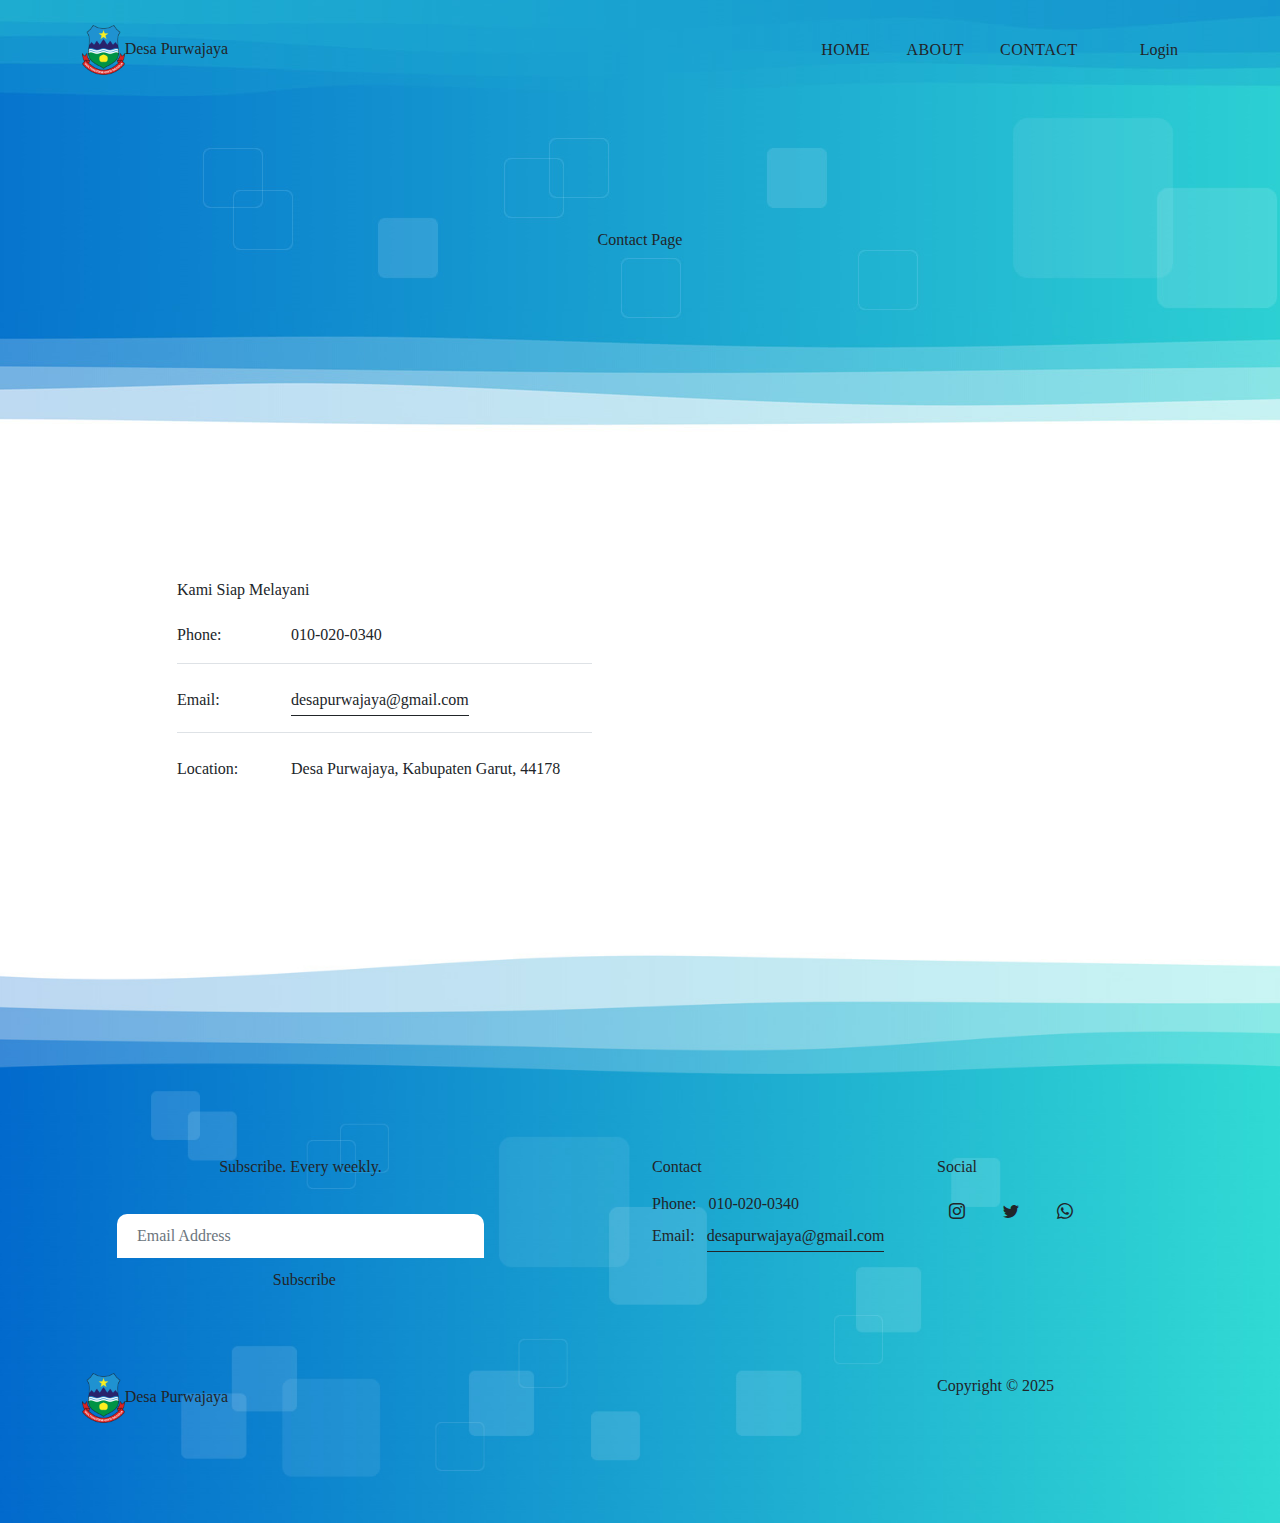
<file: contact.html>
<!doctype html>
<html lang="en">
    <head>
        <meta charset="utf-8">
        <meta name="viewport" content="width=device-width, initial-scale=1">

        <meta name="description" content="">
        <meta name="author" content="">

        <title>Pod Talk - Contact Page</title>

        <!-- CSS FILES -->        
        <link rel="preconnect" href="https://fonts.googleapis.com">
        
        <link rel="preconnect" href="https://fonts.gstatic.com" crossorigin>

        <link href="https://fonts.googleapis.com/css2?family=Montserrat:wght@300;400&family=Sono:wght@200;300;400;500;700&display=swap" rel="stylesheet">
                        
        <link rel="stylesheet" href="css/bootstrap.min.css">

        <link rel="stylesheet" href="css/bootstrap-icons.css">

        <link rel="stylesheet" href="css/owl.carousel.min.css">
        
        <link rel="stylesheet" href="css/owl.theme.default.min.css">

        <link href="css/templatemo-pod-talk.css" rel="stylesheet">

    </head>
    
    <body>

        <main>

            <nav class="navbar navbar-expand-lg">
                <div class="container">
                    <a class="navbar-brand me-lg-5 me-0" href="index.html">
                     <img src="images/garut.png" class="logo-image img-fluid" alt="templatemo pod talk"
                         style="max-height: 50px; width: auto;">Desa Purwajaya
                 </a>

                   
                    </form>
    
                    <button class="navbar-toggler" type="button" data-bs-toggle="collapse" data-bs-target="#navbarNav" aria-controls="navbarNav" aria-expanded="false" aria-label="Toggle navigation">
                        <span class="navbar-toggler-icon"></span>
                    </button>
    
                    <div class="collapse navbar-collapse" id="navbarNav">
                        <ul class="navbar-nav ms-lg-auto">
                            <li class="nav-item">
                                <a class="nav-link" href="index.php">Home</a>
                            </li>

                            <li class="nav-item">
                                <a class="nav-link" href="about.php">About</a>
                            </li>

        
    
                            <li class="nav-item">
                                <a class="nav-link active" href="contact.html">Contact</a>
                            </li>
                        </ul>

                        <div class="ms-4">
                            <a href="#section_2" class="btn custom-btn custom-border-btn smoothscroll">Login</a>
                        </div>
                    </div>
                </div>
            </nav>


            <header class="site-header d-flex flex-column justify-content-center align-items-center">
                <div class="container">
                    <div class="row">

                        <div class="col-lg-12 col-12 text-center">

                            <h2 class="mb-0">Contact Page</h2>
                        </div>

                    </div>
                </div>
            </header>
            

            <section class="section-padding" id="section_2">
                <div class="container">
                    <div class="row justify-content-center">

                        <div class="col-lg-5 col-12 pe-lg-5">
                            <div class="contact-info">
                                <h3 class="mb-4">Kami Siap Melayani</h3>

                                <p class="d-flex border-bottom pb-3 mb-4">
                                    <strong class="d-inline me-4">Phone:</strong>
                                    <span>010-020-0340</span>
                                </p>

                                <p class="d-flex border-bottom pb-3 mb-4">
                                    <strong class="d-inline me-4">Email:</strong>
                                    <a href="#">desapurwajaya@gmail.com</a> 
                                </p>

                                <p class="d-flex">
                                    <strong class="d-inline me-4">Location:</strong>
                                    <span>Desa Purwajaya, Kabupaten Garut, 44178</span>
                                </p>
                            </div>
                        </div>

                        <div class="col-lg-5 col-12 mt-5 mt-lg-0">
                           <iframe src="https://www.google.com/maps/embed?pb=!1m18!1m12!1m3!1d31643.8204852874!2d107.87111429515606!3d-7.522773972686756!2m3!1f0!2f0!3f0!3m2!1i1024!2i768!4f13.1!3m3!1m2!1s0x2e6604ee68aa8e37%3A0xba0a15c919f24e7c!2sPurwajaya%2C%20Kec.%20Peundeuy%2C%20Kabupaten%20Garut%2C%20Jawa%20Barat!5e0!3m2!1sid!2sid!4v1747497125714!5m2!1sid!2sid" width="100%" height="300" style="border:0;" allowfullscreen="" loading="lazy" referrerpolicy="no-referrer-when-downgrade"></iframe>
                        </div>

                    </div>
                </div>
            </section>

        </main>


        <footer class="site-footer">
            <div class="container">
                <div class="row">

                    <div class="col-lg-6 col-12 mb-5 mb-lg-0">
                        <div class="subscribe-form-wrap">
                            <h6>Subscribe. Every weekly.</h6>

                            <form class="custom-form subscribe-form" action="#" method="get" role="form">
                                <input type="email" name="subscribe-email" id="subscribe-email" pattern="[^ @]*@[^ @]*" class="form-control" placeholder="Email Address" required="">

                                <div class="col-lg-12 col-12">
                                    <button type="submit" class="form-control" id="submit">Subscribe</button>
                                </div>
                            </form>
                        </div>
                    </div>

                    <div class="col-lg-3 col-md-6 col-12 mb-4 mb-md-0 mb-lg-0">
                        <h6 class="site-footer-title mb-3">Contact</h6>

                        <p class="mb-2"><strong class="d-inline me-2">Phone:</strong> 010-020-0340</p>

                        <p>
                            <strong class="d-inline me-2">Email:</strong>
                            <a href="#">desapurwajaya@gmail.com</a> 
                        </p>
                    </div>

                    <div class="col-lg-3 col-md-6 col-12">
                        

                        <h6 class="site-footer-title mb-3">Social</h6>

                        <ul class="social-icon">
                            <li class="social-icon-item">
                                <a href="#" class="social-icon-link bi-instagram"></a>
                            </li>

                            <li class="social-icon-item">
                                <a href="#" class="social-icon-link bi-twitter"></a>
                            </li>

                            <li class="social-icon-item">
                                <a href="#" class="social-icon-link bi-whatsapp"></a>
                            </li>
                        </ul>
                    </div>

                </div>
            </div>

            <div class="container pt-5">
                <div class="row align-items-center">

                    <div class="col-lg-2 col-md-3 col-12">
                        <a class="navbar-brand me-lg-5 me-0" href="index.html">
                     <img src="images/garut.png" class="logo-image img-fluid" alt="templatemo pod talk"
                         style="max-height: 50px; width: auto;">Desa Purwajaya
                 </a>
                    </div>

                    <div class="col-lg-7 col-md-9 col-12">
                        <ul class="site-footer-links">
                           
                        </ul>
                    </div>

                    <div class="col-lg-3 col-12">
                        <p class="copyright-text mb-0">Copyright © 2025 
                        <br><br>
                       
                    </div>
                </div>
            </div>
        </footer>

        <!-- JAVASCRIPT FILES -->
        <script src="js/jquery.min.js"></script>
        <script src="js/bootstrap.bundle.min.js"></script>
        <script src="js/owl.carousel.min.js"></script>
        <script src="js/custom.js"></script>

    </body>
</html>
</file>
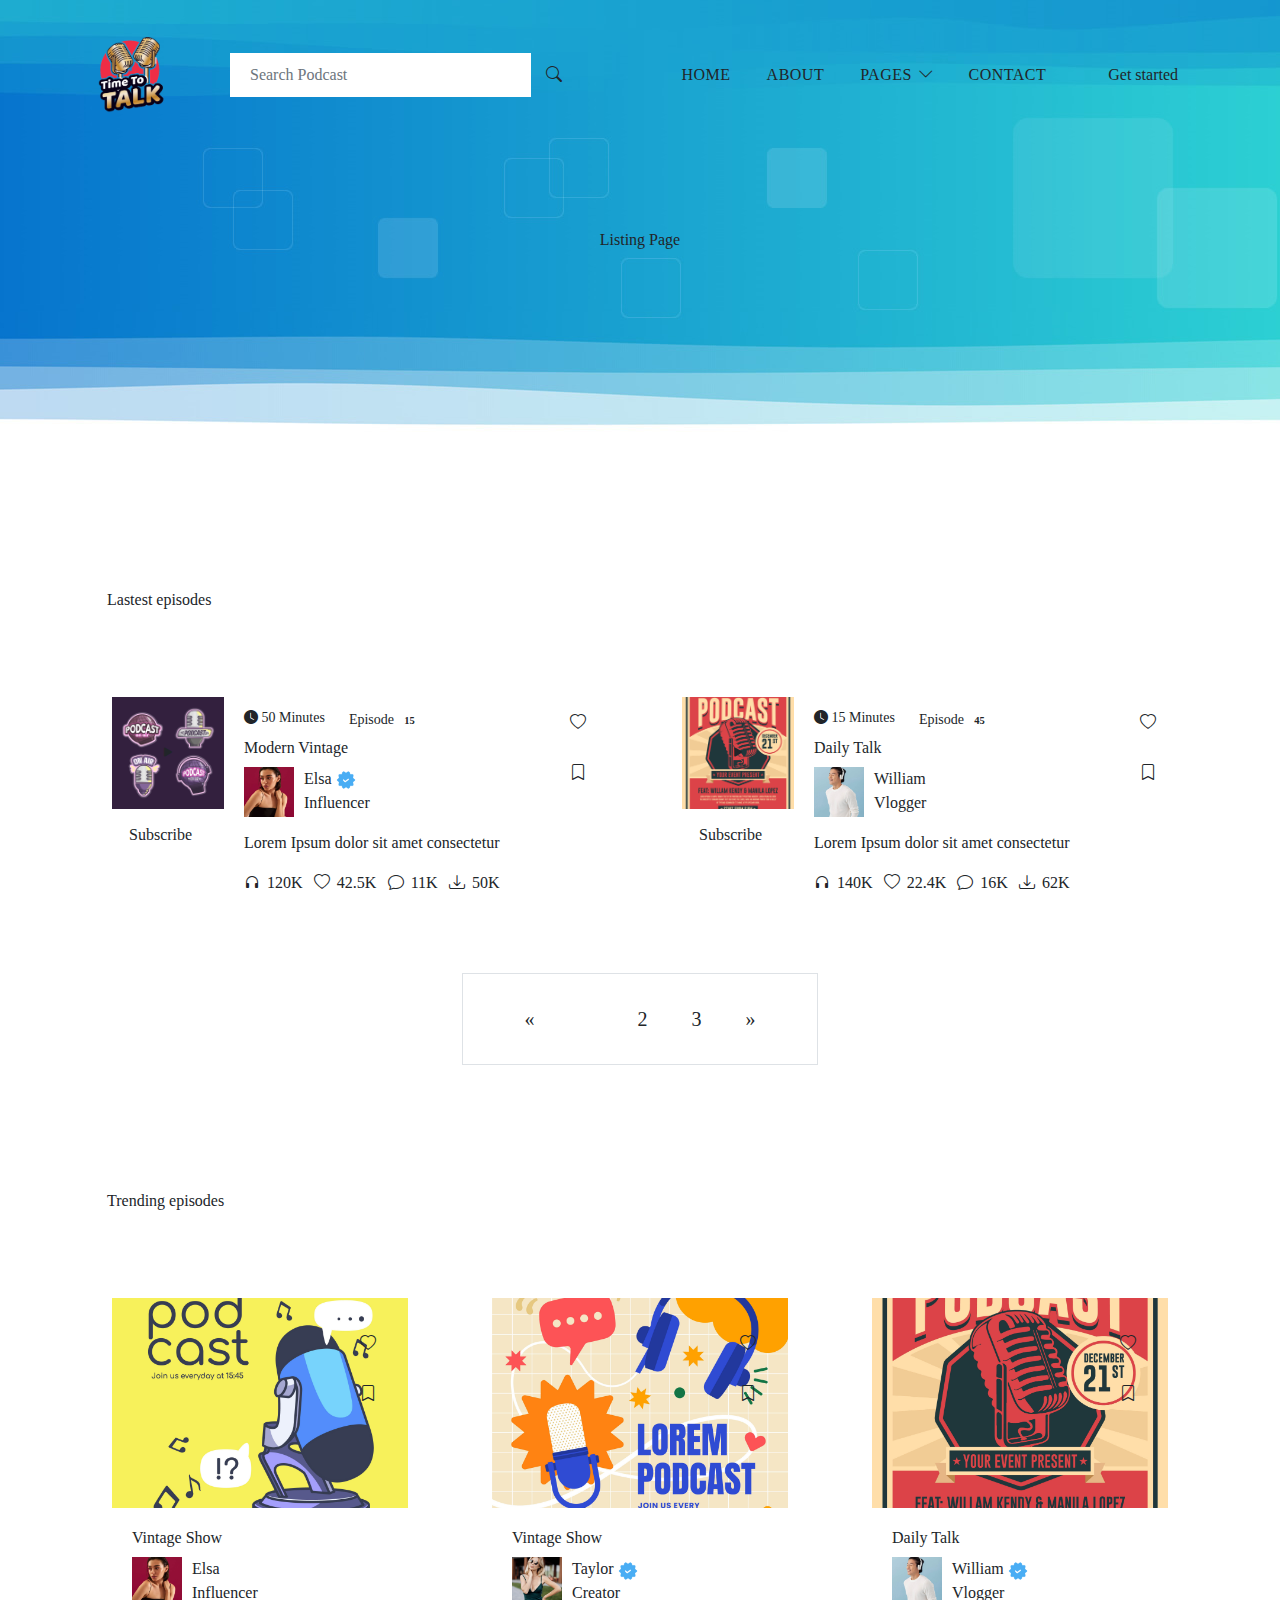
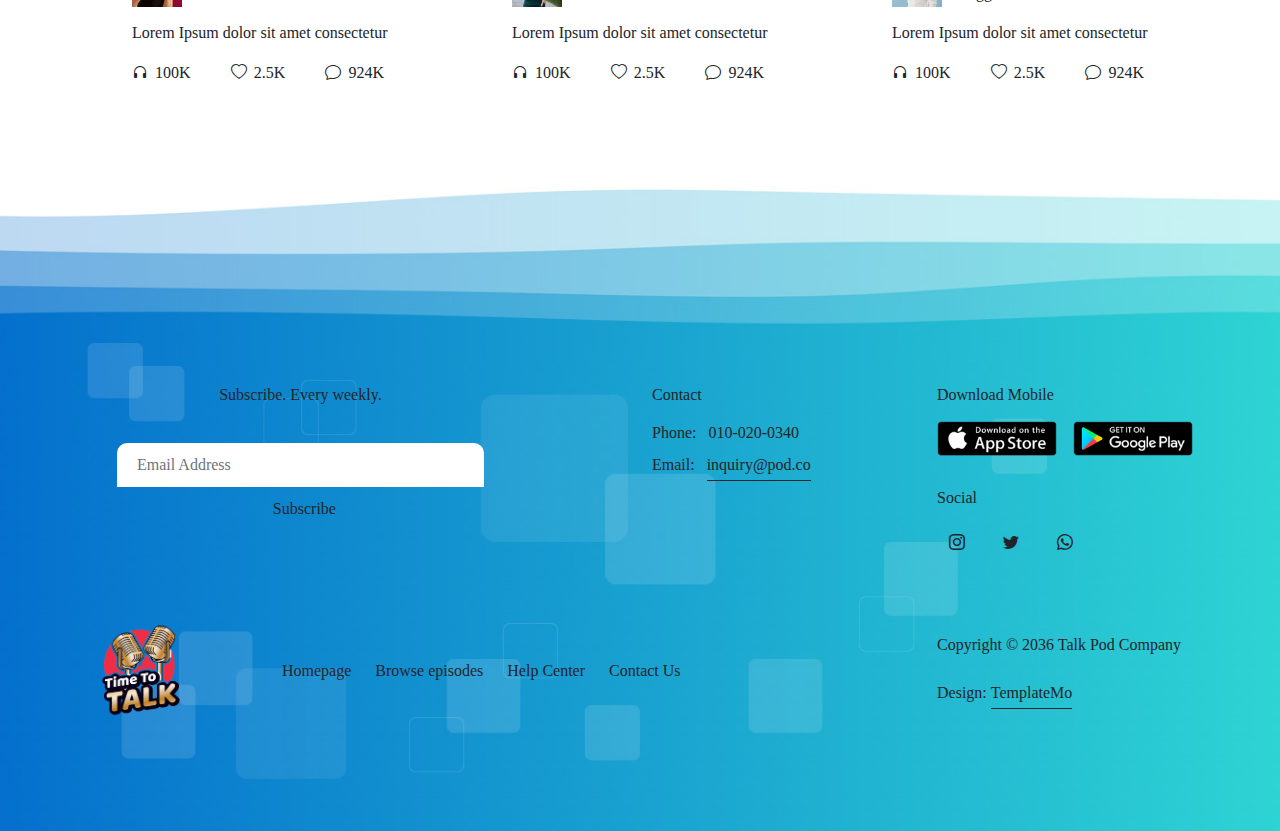
<file: listing-page.html>
<!doctype html>
<html lang="en">
    <head>
        <meta charset="utf-8">
        <meta name="viewport" content="width=device-width, initial-scale=1">

        <meta name="description" content="">
        <meta name="author" content="">

        <title>Pod Talk - Listing Page</title>

        <!-- CSS FILES -->        
        <link rel="preconnect" href="https://fonts.googleapis.com">
        
        <link rel="preconnect" href="https://fonts.gstatic.com" crossorigin>

        <link href="https://fonts.googleapis.com/css2?family=Montserrat:wght@300;400&family=Sono:wght@200;300;400;500;700&display=swap" rel="stylesheet">
                        
        <link rel="stylesheet" href="css/bootstrap.min.css">

        <link rel="stylesheet" href="css/bootstrap-icons.css">

        <link rel="stylesheet" href="css/owl.carousel.min.css">
        
        <link rel="stylesheet" href="css/owl.theme.default.min.css">

        <link href="css/templatemo-pod-talk.css" rel="stylesheet">
<!--

TemplateMo 584 Pod Talk

https://templatemo.com/tm-584-pod-talk

-->
    </head>
    
    <body>

        <main>

            <nav class="navbar navbar-expand-lg">
                <div class="container">
                    <a class="navbar-brand me-lg-5 me-0" href="index.html">
                        <img src="images/pod-talk-logo.png" class="logo-image img-fluid" alt="templatemo pod talk">
                    </a>

                    <form action="#" method="get" class="custom-form search-form flex-fill me-3" role="search">
                        <div class="input-group input-group-lg">    
                            <input name="search" type="search" class="form-control" id="search" placeholder="Search Podcast" aria-label="Search">

                            <button type="submit" class="form-control" id="submit">
                                <i class="bi-search"></i>
                            </button>
                        </div>
                    </form>
    
                    <button class="navbar-toggler" type="button" data-bs-toggle="collapse" data-bs-target="#navbarNav" aria-controls="navbarNav" aria-expanded="false" aria-label="Toggle navigation">
                        <span class="navbar-toggler-icon"></span>
                    </button>
    
                    <div class="collapse navbar-collapse" id="navbarNav">
                        <ul class="navbar-nav ms-lg-auto">
                            <li class="nav-item">
                                <a class="nav-link" href="index.html">Home</a>
                            </li>

                            <li class="nav-item">
                                <a class="nav-link" href="about.html">About</a>
                            </li>

                            <li class="nav-item dropdown">
                                <a class="nav-link dropdown-toggle" href="#" id="navbarLightDropdownMenuLink" role="button" data-bs-toggle="dropdown" aria-expanded="false">Pages</a>

                                <ul class="dropdown-menu dropdown-menu-light" aria-labelledby="navbarLightDropdownMenuLink">
                                    <li><a class="dropdown-item active" href="listing-page.html">Listing Page</a></li>

                                    <li><a class="dropdown-item" href="detail-page.html">Detail Page</a></li>
                                </ul>
                            </li>
    
                            <li class="nav-item">
                                <a class="nav-link" href="contact.html">Contact</a>
                            </li>
                        </ul>

                        <div class="ms-4">
                            <a href="#section_2" class="btn custom-btn custom-border-btn smoothscroll">Get started</a>
                        </div>
                    </div>
                </div>
            </nav>
            

             <header class="site-header d-flex flex-column justify-content-center align-items-center">
                <div class="container">
                    <div class="row">

                        <div class="col-lg-12 col-12 text-center">

                            <h2 class="mb-0">Listing Page</h2>
                        </div>

                    </div>
                </div>
            </header>


            <section class="latest-podcast-section section-padding" id="section_2">
                <div class="container">
                    <div class="row justify-content-center">

                        <div class="col-lg-12 col-12">
                            <div class="section-title-wrap mb-5">
                                <h4 class="section-title">Lastest episodes</h4>
                            </div>
                        </div>

                        <div class="col-lg-6 col-12 mb-4 mb-lg-0">
                            <div class="custom-block d-flex">
                                <div class="">
                                    <div class="custom-block-icon-wrap">
                                        <div class="section-overlay"></div>
                                        <a href="detail-page.html" class="custom-block-image-wrap">
                                            <img src="images/podcast/11683425_4790593.jpg" class="custom-block-image img-fluid" alt="">

                                            <a href="#" class="custom-block-icon">
                                                <i class="bi-play-fill"></i>
                                            </a>
                                        </a>
                                    </div>

                                    <div class="mt-2">
                                        <a href="#" class="btn custom-btn">
                                            Subscribe
                                        </a>
                                    </div>
                                </div>

                                <div class="custom-block-info">
                                    <div class="custom-block-top d-flex mb-1">
                                        <small class="me-4">
                                            <i class="bi-clock-fill custom-icon"></i>
                                            50 Minutes
                                        </small>

                                        <small>Episode <span class="badge">15</span></small>
                                    </div>

                                    <h5 class="mb-2">
                                        <a href="detail-page.html">
                                            Modern Vintage
                                        </a>
                                    </h5>

                                    <div class="profile-block d-flex">
                                        <img src="images/profile/woman-posing-black-dress-medium-shot.jpg" class="profile-block-image img-fluid" alt="">

                                        <p>
                                            Elsa
                                            <img src="images/verified.png" class="verified-image img-fluid" alt="">
                                            <strong>Influencer</strong></p>
                                    </div>

                                    <p class="mb-0">Lorem Ipsum dolor sit amet consectetur</p>

                                    <div class="custom-block-bottom d-flex justify-content-between mt-3">
                                        <a href="#" class="bi-headphones me-1">
                                            <span>120k</span>
                                        </a>

                                        <a href="#" class="bi-heart me-1">
                                            <span>42.5k</span>
                                        </a>

                                        <a href="#" class="bi-chat me-1">
                                            <span>11k</span>
                                        </a>

                                        <a href="#" class="bi-download">
                                            <span>50k</span>
                                        </a>
                                    </div>
                                </div>

                                <div class="d-flex flex-column ms-auto">
                                    <a href="#" class="badge ms-auto">
                                        <i class="bi-heart"></i>
                                    </a>

                                    <a href="#" class="badge ms-auto">
                                        <i class="bi-bookmark"></i>
                                    </a>
                                </div>
                            </div>
                        </div>

                        <div class="col-lg-6 col-12">
                            <div class="custom-block d-flex">
                                <div class="">
                                    <div class="custom-block-icon-wrap">
                                        <div class="section-overlay"></div>
                                        <a href="detail-page.html" class="custom-block-image-wrap">
                                            <img src="images/podcast/12577967_02.jpg" class="custom-block-image img-fluid" alt="">

                                            <a href="#" class="custom-block-icon">
                                                <i class="bi-play-fill"></i>
                                            </a>
                                        </a>
                                    </div>

                                    <div class="mt-2">
                                        <a href="#" class="btn custom-btn">
                                            Subscribe
                                        </a>
                                    </div>
                                </div>

                                <div class="custom-block-info">
                                    <div class="custom-block-top d-flex mb-1">
                                        <small class="me-4">
                                            <i class="bi-clock-fill custom-icon"></i>
                                            15 Minutes
                                        </small>

                                        <small>Episode <span class="badge">45</span></small>
                                    </div>

                                    <h5 class="mb-2">
                                        <a href="detail-page.html">
                                            Daily Talk
                                        </a>
                                    </h5>

                                    <div class="profile-block d-flex">
                                        <img src="images/profile/handsome-asian-man-listening-music-through-headphones.jpg" class="profile-block-image img-fluid" alt="">

                                        <p>William
                                            <strong>Vlogger</strong></p>
                                    </div>

                                    <p class="mb-0">Lorem Ipsum dolor sit amet consectetur</p>

                                    <div class="custom-block-bottom d-flex justify-content-between mt-3">
                                        <a href="#" class="bi-headphones me-1">
                                            <span>140k</span>
                                        </a>

                                        <a href="#" class="bi-heart me-1">
                                            <span>22.4k</span>
                                        </a>

                                        <a href="#" class="bi-chat me-1">
                                            <span>16k</span>
                                        </a>

                                        <a href="#" class="bi-download">
                                            <span>62k</span>
                                        </a>
                                    </div>
                                </div>

                                <div class="d-flex flex-column ms-auto">
                                    <a href="#" class="badge ms-auto">
                                        <i class="bi-heart"></i>
                                    </a>

                                    <a href="#" class="badge ms-auto">
                                        <i class="bi-bookmark"></i>
                                    </a>
                                </div>
                            </div>
                        </div>

                        <div class="col-lg-4 col-12 mx-auto">
                            <nav aria-label="Page navigation example">
                                <ul class="pagination pagination-lg justify-content-center mt-5">
                                    <li class="page-item">
                                        <a class="page-link" href="#" aria-label="Previous">
                                            <span aria-hidden="true">&laquo;</span>
                                        </a>
                                    </li>

                                    <li class="page-item active"><a class="page-link" href="#">1</a></li>

                                    <li class="page-item"><a class="page-link" href="#">2</a></li>

                                    <li class="page-item"><a class="page-link" href="#">3</a></li>

                                    <li class="page-item">
                                        <a class="page-link" href="#" aria-label="Next">
                                            <span aria-hidden="true">&raquo;</span>
                                        </a>
                                    </li>
                                </ul>
                            </nav>
                        </div>

                    </div>
                </div>
            </section>


            <section class="trending-podcast-section section-padding pt-0">
                <div class="container">
                    <div class="row">

                        <div class="col-lg-12 col-12">
                            <div class="section-title-wrap mb-5">
                                <h4 class="section-title">Trending episodes</h4>
                            </div>
                        </div>

                        <div class="col-lg-4 col-12 mb-4 mb-lg-0">
                            <div class="custom-block custom-block-full">
                                <div class="custom-block-image-wrap">
                                    <a href="detail-page.html">
                                        <img src="images/podcast/27376480_7326766.jpg" class="custom-block-image img-fluid" alt="">
                                    </a>
                                </div>

                                <div class="custom-block-info">
                                    <h5 class="mb-2">
                                        <a href="detail-page.html">
                                            Vintage Show
                                        </a>
                                    </h5>

                                    <div class="profile-block d-flex">
                                        <img src="images/profile/woman-posing-black-dress-medium-shot.jpg" class="profile-block-image img-fluid" alt="">

                                        <p>Elsa
                                            <strong>Influencer</strong></p>
                                    </div>

                                    <p class="mb-0">Lorem Ipsum dolor sit amet consectetur</p>

                                    <div class="custom-block-bottom d-flex justify-content-between mt-3">
                                        <a href="#" class="bi-headphones me-1">
                                            <span>100k</span>
                                        </a>

                                        <a href="#" class="bi-heart me-1">
                                            <span>2.5k</span>
                                        </a>

                                        <a href="#" class="bi-chat me-1">
                                            <span>924k</span>
                                        </a>
                                    </div>
                                </div>

                                <div class="social-share d-flex flex-column ms-auto">
                                    <a href="#" class="badge ms-auto">
                                        <i class="bi-heart"></i>
                                    </a>

                                    <a href="#" class="badge ms-auto">
                                        <i class="bi-bookmark"></i>
                                    </a>
                                </div>
                            </div>
                        </div>

                        <div class="col-lg-4 col-12 mb-4 mb-lg-0">
                            <div class="custom-block custom-block-full">
                                <div class="custom-block-image-wrap">
                                    <a href="detail-page.html">
                                        <img src="images/podcast/27670664_7369753.jpg" class="custom-block-image img-fluid" alt="">
                                    </a>
                                </div>

                                <div class="custom-block-info">
                                    <h5 class="mb-2">
                                        <a href="detail-page.html">
                                            Vintage Show
                                        </a>
                                    </h5>

                                    <div class="profile-block d-flex">
                                        <img src="images/profile/cute-smiling-woman-outdoor-portrait.jpg" class="profile-block-image img-fluid" alt="">

                                        <p>
                                            Taylor
                                            <img src="images/verified.png" class="verified-image img-fluid" alt="">
                                            <strong>Creator</strong>
                                        </p>
                                    </div>

                                    <p class="mb-0">Lorem Ipsum dolor sit amet consectetur</p>

                                    <div class="custom-block-bottom d-flex justify-content-between mt-3">
                                        <a href="#" class="bi-headphones me-1">
                                            <span>100k</span>
                                        </a>

                                        <a href="#" class="bi-heart me-1">
                                            <span>2.5k</span>
                                        </a>

                                        <a href="#" class="bi-chat me-1">
                                            <span>924k</span>
                                        </a>
                                    </div>
                                </div>

                                <div class="social-share d-flex flex-column ms-auto">
                                    <a href="#" class="badge ms-auto">
                                        <i class="bi-heart"></i>
                                    </a>

                                    <a href="#" class="badge ms-auto">
                                        <i class="bi-bookmark"></i>
                                    </a>
                                </div>
                            </div>
                        </div>

                        <div class="col-lg-4 col-12">
                            <div class="custom-block custom-block-full">
                                <div class="custom-block-image-wrap">
                                    <a href="detail-page.html">
                                        <img src="images/podcast/12577967_02.jpg" class="custom-block-image img-fluid" alt="">
                                    </a>
                                </div>

                                <div class="custom-block-info">
                                    <h5 class="mb-2">
                                        <a href="detail-page.html">
                                            Daily Talk
                                        </a>
                                    </h5>

                                    <div class="profile-block d-flex">
                                        <img src="images/profile/handsome-asian-man-listening-music-through-headphones.jpg" class="profile-block-image img-fluid" alt="">

                                        <p>
                                            William
                                            <img src="images/verified.png" class="verified-image img-fluid" alt="">
                                            <strong>Vlogger</strong></p>
                                    </div>

                                    <p class="mb-0">Lorem Ipsum dolor sit amet consectetur</p>

                                    <div class="custom-block-bottom d-flex justify-content-between mt-3">
                                        <a href="#" class="bi-headphones me-1">
                                            <span>100k</span>
                                        </a>

                                        <a href="#" class="bi-heart me-1">
                                            <span>2.5k</span>
                                        </a>

                                        <a href="#" class="bi-chat me-1">
                                            <span>924k</span>
                                        </a>
                                    </div>
                                </div>

                                <div class="social-share d-flex flex-column ms-auto">
                                    <a href="#" class="badge ms-auto">
                                        <i class="bi-heart"></i>
                                    </a>

                                    <a href="#" class="badge ms-auto">
                                        <i class="bi-bookmark"></i>
                                    </a>
                                </div>
                            </div>
                        </div>

                    </div>
                </div>
            </section>
        </main>


        <footer class="site-footer">
            <div class="container">
                <div class="row">

                    <div class="col-lg-6 col-12 mb-5 mb-lg-0">
                        <div class="subscribe-form-wrap">
                            <h6>Subscribe. Every weekly.</h6>

                            <form class="custom-form subscribe-form" action="#" method="get" role="form">
                                <input type="email" name="subscribe-email" id="subscribe-email" pattern="[^ @]*@[^ @]*" class="form-control" placeholder="Email Address" required="">

                                <div class="col-lg-12 col-12">
                                    <button type="submit" class="form-control" id="submit">Subscribe</button>
                                </div>
                            </form>
                        </div>
                    </div>

                    <div class="col-lg-3 col-md-6 col-12 mb-4 mb-md-0 mb-lg-0">
                        <h6 class="site-footer-title mb-3">Contact</h6>

                        <p class="mb-2"><strong class="d-inline me-2">Phone:</strong> 010-020-0340</p>

                        <p>
                            <strong class="d-inline me-2">Email:</strong>
                            <a href="#">inquiry@pod.co</a> 
                        </p>
                    </div>

                    <div class="col-lg-3 col-md-6 col-12">
                        <h6 class="site-footer-title mb-3">Download Mobile</h6>

                        <div class="site-footer-thumb mb-4 pb-2">
                            <div class="d-flex flex-wrap">
                                <a href="#">
                                    <img src="images/app-store.png" class="me-3 mb-2 mb-lg-0 img-fluid" alt="">
                                </a>

                                <a href="#">
                                    <img src="images/play-store.png" class="img-fluid" alt="">
                                </a>
                            </div>
                        </div>

                        <h6 class="site-footer-title mb-3">Social</h6>

                        <ul class="social-icon">
                            <li class="social-icon-item">
                                <a href="#" class="social-icon-link bi-instagram"></a>
                            </li>

                            <li class="social-icon-item">
                                <a href="#" class="social-icon-link bi-twitter"></a>
                            </li>

                            <li class="social-icon-item">
                                <a href="#" class="social-icon-link bi-whatsapp"></a>
                            </li>
                        </ul>
                    </div>

                </div>
            </div>

            <div class="container pt-5">
                <div class="row align-items-center">

                    <div class="col-lg-2 col-md-3 col-12">
                        <a class="navbar-brand" href="index.html">
                            <img src="images/pod-talk-logo.png" class="logo-image img-fluid" alt="templatemo pod talk">
                        </a>
                    </div>

                    <div class="col-lg-7 col-md-9 col-12">
                        <ul class="site-footer-links">
                            <li class="site-footer-link-item">
                                <a href="#" class="site-footer-link">Homepage</a>
                            </li>

                            <li class="site-footer-link-item">
                                <a href="#" class="site-footer-link">Browse episodes</a>
                            </li>

                            <li class="site-footer-link-item">
                                <a href="#" class="site-footer-link">Help Center</a>
                            </li>

                            <li class="site-footer-link-item">
                                <a href="#" class="site-footer-link">Contact Us</a>
                            </li>
                        </ul>
                    </div>

                    <div class="col-lg-3 col-12">
                        <p class="copyright-text mb-0">Copyright © 2036 Talk Pod Company
                        <br><br>
                        Design: <a rel="nofollow" href="https://templatemo.com/page/1" target="_parent">TemplateMo</a></p>
                    </div>
                </div>
            </div>
        </footer>

        <!-- JAVASCRIPT FILES -->
        <script src="js/jquery.min.js"></script>
        <script src="js/bootstrap.bundle.min.js"></script>
        <script src="js/owl.carousel.min.js"></script>
        <script src="js/custom.js"></script>

    </body>
</html>
</file>
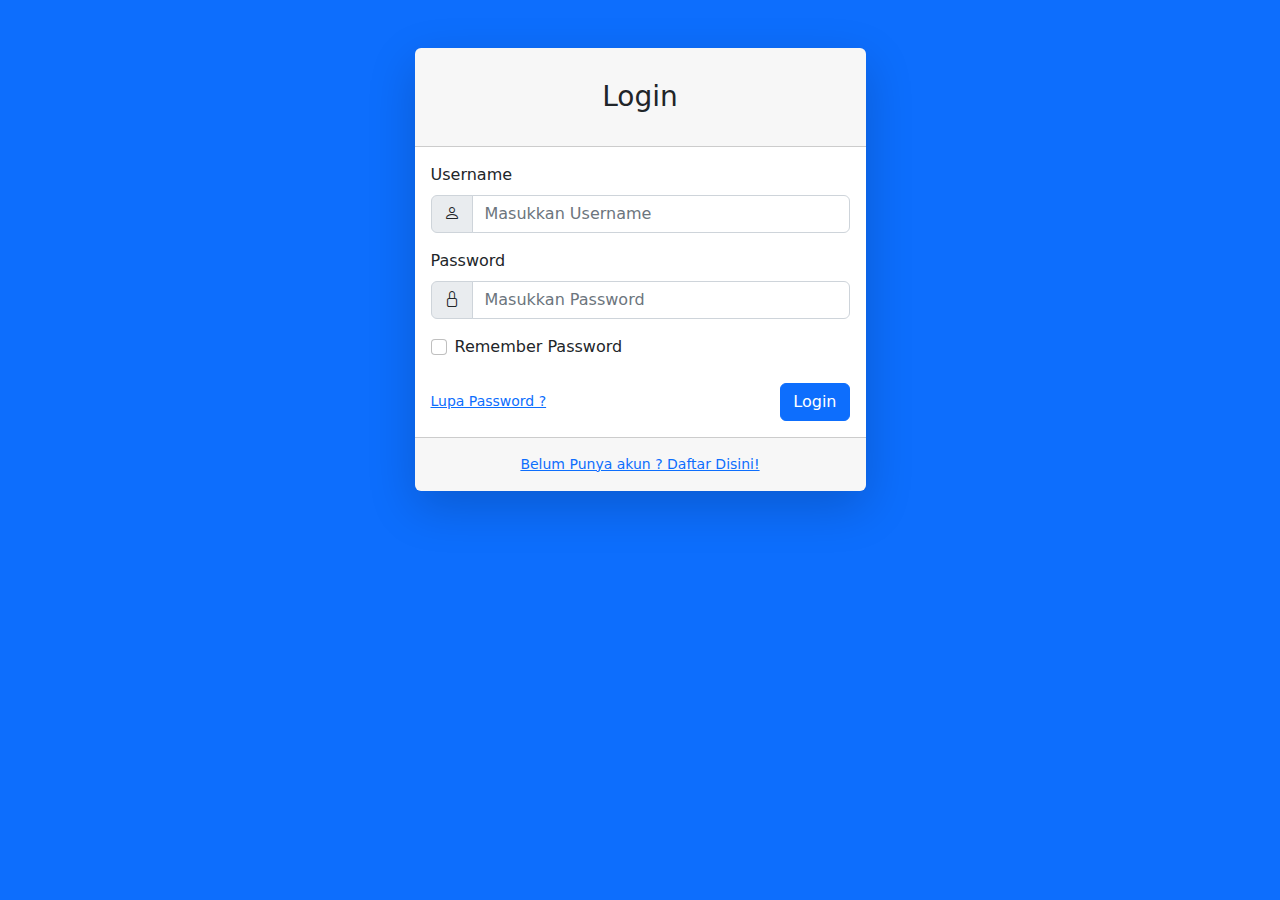
<file: login.html>
<!DOCTYPE html>
<html lang="en">

<head>
    <meta charset="utf-8" />
    <meta http-equiv="X-UA-Compatible" content="IE=edge" />
    <meta name="viewport" content="width=device-width, initial-scale=1, shrink-to-fit=no" />
    <meta name="description" content="" />
    <meta name="author" content="" />
    <title>Login - SB Admin</title>
    <link href="admin/css/styles.css" rel="stylesheet" />
      <link rel="stylesheet" href="admin/assets/fontawesome/css/all.min.css">
      <link rel="stylesheet" href="css/bootstrap.min.css">
      <link rel="stylesheet" href="css/bootstrap-icons.css">
</head>

<body class="bg-primary">
    <div id="layoutAuthentication">
        <div id="layoutAuthentication_content">
            <main>
                <div class="container">
                    <div class="row justify-content-center">
                        <div class="col-lg-5">
                            <div class="card shadow-lg border-0 rounded-lg mt-5">
                                <div class="card-header">
                                    <h3 class="text-center font-weight-light my-4">Login</h3>
                                </div>
                                <div class="card-body">
                                  <form id="loginForm">
    <div class="mb-3">
        <label for="inputUsername" class="form-label">Username</label>
        <div class="input-group">
            <span class="input-group-text" id="username-addon"><i class="bi bi-person"></i></span>
            <input type="text" class="form-control" id="inputUsername" name="username" placeholder="Masukkan Username" aria-describedby="username-addon" required>
        </div>
    </div>
    <div class="mb-3">
        <label for="inputPassword" class="form-label">Password</label>
        <div class="input-group">
            <span class="input-group-text" id="password-addon"><i class="bi bi-lock"></i></span>
            <input type="password" class="form-control" id="inputPassword" name="password" placeholder="Masukkan Password" aria-describedby="password-addon" required>
        </div>
    </div>
    <div class="form-check mb-3">
        <input class="form-check-input" id="inputRememberPassword" type="checkbox" />
        <label class="form-check-label" for="inputRememberPassword">Remember Password</label>
    </div>
    <div class="d-flex align-items-center justify-content-between mt-4 mb-0">
        <a class="small" href="password.html">Lupa Password ?</a>
        <button class="btn btn-primary" type="submit">Login</button>
    </div>
</form>

                                </div>
                                <div class="card-footer text-center py-3">
                                    <div class="small">
                                        <a href="register.html">Belum Punya akun ? Daftar Disini!</a>
                                    </div>
                                </div>
                            </div>
                        </div>
                    </div>
                </div>
            </main>
        </div>
    </div>
    <script src="js/bootstrap.bundle.min.js" crossorigin="anonymous">
    </script>
    <script>
// Jika sebelumnya login online, simpan data user ke IndexedDB
if (sessionStorage.getItem('userData')) {
    const userData = JSON.parse(sessionStorage.getItem('userData'));
    const dbRequest = indexedDB.open('LoginDB', 1);

    dbRequest.onupgradeneeded = function (event) {
        const db = event.target.result;
        if (!db.objectStoreNames.contains('users')) {
            db.createObjectStore('users', { keyPath: 'username' });
        }
    };

    dbRequest.onsuccess = function (event) {
        const db = event.target.result;
        const tx = db.transaction('users', 'readwrite');
        const store = tx.objectStore('users');
        store.put(userData);
        tx.oncomplete = function () {
            console.log('Data user disimpan ke IndexedDB untuk offline login.');
            sessionStorage.removeItem('userData');
        };
    };
}

// Tangani login online atau offline
document.getElementById('loginForm').addEventListener('submit', function (e) {
    e.preventDefault();

    const username = document.getElementById('inputUsername').value;
    const password = document.getElementById('inputPassword').value;

    if (navigator.onLine) {
        // Online: kirim ke proses_login.php
        const form = e.target;
        const formData = new FormData(form);

        fetch('proses_login.php', {
            method: 'POST',
            body: formData
        })
        .then(res => res.text())
        .then(html => {
            document.write(html); // tampilkan hasil dari proses_login.php
        })
        .catch(err => {
            alert('Terjadi kesalahan saat login online.');
            console.error(err);
        });
    } else {
        // Offline: cek dari IndexedDB
        loginOffline(username, password);
    }
});

function loginOffline(username, password) {
    sha256(password).then((hashed) => {
        console.log('Hashed input password:', hashed);

        const dbRequest = indexedDB.open('LoginDB', 1);
        dbRequest.onsuccess = function (event) {
            const db = event.target.result;
            const tx = db.transaction('users', 'readonly');
            const store = tx.objectStore('users');
            const request = store.get(username);

           request.onsuccess = function () {
    const user = request.result;
    console.log('Data user dari IndexedDB:', user);

    if (user && user.password === hashed) {
        console.log("Login offline berhasil");
        // Redirect sesuai level
        if (user.level === 'masyarakat') {
            window.location.href = 'user.php';
        } else if (user.level === 'sekdes' || user.level === 'kades') {
            window.location.href = 'admin/index.php';
        } else {
            alert('Level user tidak dikenali.');
        }
    } else {
        console.error("Login gagal (offline)");
        console.log("Input username:", username);
        console.log("Input password (hash):", hashed);
        console.log("Stored username:", user?.username);
        console.log("Stored password:", user?.password);
        alert('Username atau password salah (offline)');
    }
};

        };
    });
}


// Fungsi hash SHA-256
function sha256(text) {
    const encoder = new TextEncoder();
    const data = encoder.encode(text);
    return crypto.subtle.digest('SHA-256', data).then(buffer => {
        return Array.from(new Uint8Array(buffer))
            .map(b => b.toString(16).padStart(2, '0'))
            .join('');
    });
}
console.log("Input username:", inputUsername);
console.log("Input password (hash):", hashedInputPassword);
console.log("Stored username:", storedUser.username);
console.log("Stored password:", storedUser.password);


</script>


    
</body>

</html>
</file>
<file: css/templatemo-pod-talk.css>
/*

TemplateMo 584 Pod Talk

https://templatemo.com/tm-584-pod-talk

*/

/*---------------------------------------
  CUSTOM PROPERTIES ( VARIABLES )             
-----------------------------------------*/
:u637089379_lapordesa {
  --white-color: #ffffff;
  --primary-color: #00cc99;
  --secondary-color: #0066cc;
  --section-bg-color: #f0f8ff;
  --custom-btn-bg-color: #0066cc;
  --custom-btn-bg-hover-color: #00cc99;
  --dark-color: #000000;
  --p-color: #717275;
  --border-color: #7fffd4;
  --link-hover-color: #0066cc;

  --body-font-family: "Montserrat", sans-serif;
  --title-font-family: "Sono", sans-serif;

  --h1-font-size: 58px;
  --h2-font-size: 46px;
  --h3-font-size: 32px;
  --h4-font-size: 28px;
  --h5-font-size: 24px;
  --h6-font-size: 22px;
  --p-font-size: 16px;
  --menu-font-size: 14px;

  --border-radius-large: 100px;
  --border-radius-medium: 20px;
  --border-radius-small: 10px;

  --font-weight-light: 300;
  --font-weight-normal: 400;
  --font-weight-medium: 500;
  --font-weight-semibold: 600;
  --font-weight-bold: 700;
}

body {
  background-color: var(--white-color);
  font-family: var(--body-font-family);
}

/*---------------------------------------
  TYPOGRAPHY               
-----------------------------------------*/

h2,
h3,
h4,
h5,
h6 {
  color: var(--dark-color);
}

h1,
h2,
h3,
h4,
h5,
h6 {
  font-family: var(--title-font-family);
  font-weight: var(--font-weight-semibold);
}

h1 {
  font-size: var(--h1-font-size);
  font-weight: var(--font-weight-bold);
}

h2 {
  font-size: var(--h2-font-size);
  font-weight: var(--font-weight-bold);
}

h3 {
  font-size: var(--h3-font-size);
}

h4 {
  font-size: var(--h4-font-size);
}

h5 {
  font-size: var(--h5-font-size);
}

h6 {
  font-size: var(--h6-font-size);
}

p {
  color: var(--p-color);
  font-size: var(--p-font-size);
  font-weight: var(--font-weight-light);
}

ul li {
  color: var(--p-color);
  font-size: var(--p-font-size);
  font-weight: var(--font-weight-light);
}

a,
button {
  touch-action: manipulation;
  transition: all 0.3s;
}

a {
  display: inline-block;
  color: var(--primary-color);
  text-decoration: none;
}

a:hover {
  color: var(--link-hover-color);
}

b,
strong {
  font-weight: var(--font-weight-bold);
}

::selection {
  background-color: var(--primary-color);
  color: var(--white-color);
}

/*---------------------------------------
  SECTION               
-----------------------------------------*/
.section-title-wrap {
  position: relative;
}

.section-title-wrap::after {
  content: "";
  background: var(--section-bg-color);
  width: 100%;
  height: 2px;
  position: absolute;
  top: 50%;
  left: 50%;
  transform: translate(-50%, -50%);
  pointer-events: none;
}

.section-title {
  background: var(--section-bg-color);
  border-radius: var(--border-radius-large);
  display: inline-block;
  position: relative;
  z-index: 2;
  margin-bottom: 0;
  padding: 10px 25px;
}

.section-padding {
  padding-top: 100px;
  padding-bottom: 100px;
}

main {
  position: relative;
  z-index: 1;
}

.section-bg {
  background-color: var(--section-bg-color);
}

.section-overlay {
  background-color: var(--primary-color);
  position: absolute;
  top: 0;
  left: 0;
  pointer-events: none;
  width: 100%;
  height: 100%;
  opacity: 0.85;
}

.section-overlay + .container {
  position: relative;
}

/*---------------------------------------
  CUSTOM ICON COLOR               
-----------------------------------------*/
.custom-icon {
  color: var(--primary-color);
}

/*---------------------------------------
  CUSTOM BUTTON               
-----------------------------------------*/
.custom-btn {
  background: var(--custom-btn-bg-color);
  border: 2px solid transparent;
  border-radius: var(--border-radius-large);
  color: var(--white-color);
  font-family: var(--title-font-family);
  font-size: var(--p-font-size);
  font-weight: var(--font-weight-semibold);
  line-height: normal;
  transition: all 0.3s;
  padding: 10px 20px;
}

.custom-btn:hover {
  background: var(--custom-btn-bg-hover-color);
  color: var(--white-color);
}

.custom-border-btn {
  background: transparent;
  border: 2px solid var(--custom-btn-bg-color);
  color: var(--custom-btn-bg-color);
}

.custom-border-btn:hover {
  background: var(--custom-btn-bg-color);
  border-color: transparent;
  color: var(--primary-color);
}

.custom-btn-bg-white {
  border-color: var(--white-color);
  color: var(--white-color);
}

/*---------------------------------------
  SITE HEADER              
-----------------------------------------*/
.site-header {
  background-image: url("../images/templatemo-wave-header.jpg"),
    linear-gradient(#348cd2, #ffffff);
  background-repeat: no-repeat;
  background-size: cover;
  background-position: center;
  min-height: 480px;
  position: relative;
}

.site-header h2 {
  color: var(--white-color);
}

/*---------------------------------------
  NAVIGATION              
-----------------------------------------*/
.navbar {
  background-color: transparent;
  position: absolute;
  top: 0;
  right: 0;
  left: 0;
  z-index: 9;
  padding-top: 20px;
  padding-bottom: 20px;
}

.navbar .navbar-brand,
.navbar .navbar-brand:hover {
  color: var(--white-color);
}

.navbar .logo-image {
  width: 100px;
}

.logo-image {
  width: 120px;
  height: auto;
}

.navbar-brand,
.navbar-brand:hover {
  font-size: var(--h3-font-size);
  font-weight: var(--font-weight-bold);
  display: inline-block;
}

.navbar-brand span {
  font-family: var(--title-font-family);
}

.navbar-nav .nav-link {
  display: inline-block;
  color: var(--section-bg-color);
  font-family: var(--title-font-family);
  font-size: var(--menu-font-size);
  font-weight: var(--font-weight-medium);
  text-transform: uppercase;
  letter-spacing: 0.5px;
  position: relative;
  padding-top: 15px;
  padding-bottom: 15px;
}

.navbar-expand-lg .navbar-nav .nav-link {
  padding-right: 18px;
  padding-left: 18px;
}

.navbar-nav .nav-link.active,
.navbar-nav .nav-link:hover {
  color: var(--secondary-color);
}

.navbar .dropdown-menu {
  background: var(--white-color);
  box-shadow: 0 1rem 3rem rgba(0, 0, 0, 0.175);
  border: 0;
  display: inherit;
  opacity: 0;
  min-width: 9rem;
  margin-top: 20px;
  padding: 13px 0 10px 0;
  transition: all 0.3s;
  pointer-events: none;
}

.navbar .dropdown-menu::before {
  content: "";
  width: 0;
  height: 0;
  border-left: 20px solid transparent;
  border-right: 20px solid transparent;
  border-bottom: 15px solid var(--white-color);
  position: absolute;
  top: -10px;
  left: 10px;
}

.navbar .dropdown-item {
  display: inline-block;
  color: var(--p-bg-color);
  font-family: var(--title-font-family);
  font-size: var(--menu-font-size);
  font-weight: var(--font-weight-medium);
  text-transform: uppercase;
  letter-spacing: 0.5px;
  position: relative;
}

.navbar .dropdown-item.active,
.navbar .dropdown-item:active,
.navbar .dropdown-item:focus,
.navbar .dropdown-item:hover {
  background: transparent;
  color: var(--secondary-color);
}

.navbar .dropdown-toggle::after {
  content: "\f282";
  display: inline-block;
  font-family: bootstrap-icons !important;
  font-size: var(--menu-font-size);
  font-style: normal;
  font-weight: normal !important;
  font-variant: normal;
  text-transform: none;
  line-height: 1;
  vertical-align: -0.125em;
  -webkit-font-smoothing: antialiased;
  -moz-osx-font-smoothing: grayscale;
  position: relative;
  left: 2px;
  border: 0;
}

@media screen and (min-width: 992px) {
  .navbar .dropdown:hover .dropdown-menu {
    opacity: 1;
    margin-top: 0;
    pointer-events: auto;
  }
}

.navbar .custom-border-btn {
  border-color: var(--white-color);
  color: var(--white-color);
}

.navbar .custom-border-btn:hover {
  background: var(--white-color);
  color: var(--secondary-color);
}

.navbar-toggler {
  border: 0;
  padding: 0;
  cursor: pointer;
  margin: 0;
  width: 30px;
  height: 35px;
  outline: none;
}

.navbar-toggler:focus {
  outline: none;
  box-shadow: none;
}

.navbar-toggler[aria-expanded="true"] .navbar-toggler-icon {
  background: transparent;
}

.navbar-toggler[aria-expanded="true"] .navbar-toggler-icon:before,
.navbar-toggler[aria-expanded="true"] .navbar-toggler-icon:after {
  transition: top 300ms 50ms ease, -webkit-transform 300ms 350ms ease;
  transition: top 300ms 50ms ease, transform 300ms 350ms ease;
  transition: top 300ms 50ms ease, transform 300ms 350ms ease,
    -webkit-transform 300ms 350ms ease;
  top: 0;
}

.navbar-toggler[aria-expanded="true"] .navbar-toggler-icon:before {
  transform: rotate(45deg);
}

.navbar-toggler[aria-expanded="true"] .navbar-toggler-icon:after {
  transform: rotate(-45deg);
}

.navbar-toggler .navbar-toggler-icon {
  background: var(--white-color);
  transition: background 10ms 300ms ease;
  display: block;
  width: 30px;
  height: 2px;
  position: relative;
}

.navbar-toggler .navbar-toggler-icon:before,
.navbar-toggler .navbar-toggler-icon:after {
  transition: top 300ms 350ms ease, -webkit-transform 300ms 50ms ease;
  transition: top 300ms 350ms ease, transform 300ms 50ms ease;
  transition: top 300ms 350ms ease, transform 300ms 50ms ease,
    -webkit-transform 300ms 50ms ease;
  position: absolute;
  right: 0;
  left: 0;
  background: var(--white-color);
  width: 30px;
  height: 2px;
  content: "";
}

.navbar-toggler .navbar-toggler-icon::before {
  top: -8px;
}

.navbar-toggler .navbar-toggler-icon::after {
  top: 8px;
}

/*---------------------------------------
  CAROUSEL        
-----------------------------------------*/
.hero-section {
  background-image: url("../images/templatemo-wave-banner.jpg"),
    linear-gradient(#348cd2, #ffffff);
  background-repeat: no-repeat;
  background-size: 108% 76%;
  background-position: top;
  padding-top: 200px;
}

.owl-carousel {
  text-align: center;
}

.owl-carousel-image {
  width: 100%;
  height: 300px; /* atau nilai tetap */
  object-fit: cover; /* pastikan gambar tetap proporsional */
  border-radius: var(--border-radius-medium);
}

.owl-carousel .owl-item .owl-carousel-verified-image {
  display: inline-block;
  width: 30px;
  height: auto;
  position: relative;
  right: 5px;
}

.verified-image {
  display: inline-block;
  width: 20px;
  height: auto;
}

.owl-carousel .owl-item {
  opacity: 0.35;
}

.owl-carousel .owl-item.active.center {
  opacity: 1;
}

.owl-carousel-info-wrap {
  border-radius: var(--border-radius-medium);
  position: relative;
  overflow: hidden;
  text-align: left;
}

.owl-carousel-info {
  background-color: var(--section-bg-color);
  box-shadow: 0 1rem 3rem rgba(0, 0, 0, 0.175);
  position: relative;
  padding: 20px;
  margin-top: -10px; /* opsional: untuk mendekatkan ke gambar */
  z-index: 1;
}

.badge {
  background-color: var(--custom-btn-bg-color);
  font-family: var(--title-font-family);
  border-radius: var(--border-radius-large);
  color: var(--white-color);
  padding-bottom: 5px;
}

.owl-carousel-info-wrap .social-share,
.team-thumb .social-share {
  position: absolute;
  right: 0;
  bottom: 0;
}

.owl-carousel-info-wrap .social-icon,
.team-thumb .social-icon {
  opacity: 0;
  transition: all 0.3s ease;
  transform: translateX(0);
  padding-right: 20px;
  padding-left: 20px;
}

.owl-carousel
  .owl-item.active.center
  .owl-carousel-info-wrap:hover
  .social-icon,
.team-thumb:hover .social-icon {
  transform: translateY(-100%);
  opacity: 1;
}

.owl-carousel-info-wrap .social-icon-item,
.owl-carousel-info-wrap .social-icon-link,
.team-thumb .social-icon-item,
.team-thumb .social-icon-link {
  display: block;
  margin-bottom: 10px;
  margin-left: auto;
}

.owl-carousel-info-wrap .social-icon-link {
  margin-top: 5px;
  margin-bottom: 5px;
}

.owl-carousel .owl-dots {
  background-color: var(--white-color);
  box-shadow: 0 1rem 3rem rgba(0, 0, 0, 0.175);
  border-radius: var(--border-radius-large);
  display: inline-block;
  margin: auto;
  margin-top: 40px;
  padding: 15px 25px;
  padding-bottom: 7px;
}

.owl-theme .owl-nav.disabled + .owl-dots {
  margin-top: 40px;
}

.owl-theme .owl-dots .owl-dot.active span,
.owl-theme .owl-dots .owl-dot:hover span {
  background: var(--secondary-color);
}

/*---------------------------------------
  CUSTOM BLOCK              
-----------------------------------------*/
.custom-block {
  border: 2px solid var(--primary-color);
  border-radius: var(--border-radius-medium);
  position: relative;
  overflow: hidden;
  padding: 30px;
  transition: all 0.3s ease;
}

.custom-block:hover {
  background: var(--white-color);
  box-shadow: 0 1rem 3rem rgba(0, 0, 0, 0.175);
  border-color: transparent;
  transform: translateY(-3px);
}

.custom-block-info {
  display: block;
  padding: 10px 20px;
  padding-bottom: 0;
}

.custom-block-image-wrap {
  position: relative;
  display: block;
  height: 100%;
}

.custom-block-image-wrap > a {
  display: block;
}

.custom-block-image {
  border-radius: var(--border-radius-medium);
  display: block;
  width: 112px;
  height: 112px;
  object-fit: cover;
}

.custom-block-image-detail-page .custom-block-image {
  width: 100%;
  height: 212px;
}

.custom-block .custom-block-icon {
  position: absolute;
  top: 50%;
  left: 50%;
  transform: translate(-50%, -50%);
}

.custom-block-icon-wrap {
  border-radius: var(--border-radius-medium);
  position: relative;
  overflow: hidden;
}

.custom-block-icon-wrap .section-overlay {
  opacity: 0.25;
}

.custom-block-btn-group {
  position: absolute;
  bottom: 0;
  right: 0;
  left: 0;
  margin: 20px;
}

.custom-block-btn-group .custom-block-icon {
  position: relative;
  top: 0;
  left: 0;
  transform: none;
}

.custom-block-icon {
  background: var(--primary-color);
  border-radius: var(--border-radius-medium);
  font-size: var(--p-font-size);
  color: var(--white-color);
  text-align: center;
  width: 32.5px;
  height: 32.5px;
  line-height: 32.5px;
  transition: all 0.3s;
}

.custom-block-icon:hover {
  background: var(--secondary-color);
  color: var(--white-color);
}

.custom-block .custom-btn {
  font-size: var(--menu-font-size);
  padding: 7px 15px;
}

.custom-block .custom-block-info + div .badge {
  background-color: var(--dark-color);
  color: var(--white-color);
  border-radius: 50px !important;
  font-size: var(--menu-font-size);
  display: flex;
  justify-content: center;
  text-align: center;
  width: 40px;
  height: 40px;
  line-height: 30px;
  margin-top: 5px;
  margin-bottom: 5px;
}

.custom-block .custom-block-info + div .badge:hover {
  background-color: var(--secondary-color);
}

.custom-block-full {
  background-color: var(--section-bg-color);
  border-color: transparent;
}

.custom-block-full:hover {
  border-color: var(--primary-color);
}

.custom-block-full .custom-block-info {
  padding: 20px;
  padding-bottom: 0;
}

.custom-block-full .custom-block-image {
  width: 100%;
  height: 210px;
}

.custom-block-full .social-share {
  position: absolute;
  top: 0;
  right: 0;
  margin: 50px;
}

.custom-block-top small {
  color: var(--p-color);
  font-family: var(--title-font-family);
}

.custom-block-top .badge {
  background-color: var(--secondary-color);
  color: var(--white-color);
  display: inline-block;
  vertical-align: middle;
  height: 26.64px;
  line-height: 20px;
}

.custom-block-bottom a:hover span {
  color: var(--primary-color);
}

.custom-block-bottom a span {
  font-family: var(--title-font-family);
  color: var(--p-color);
  text-transform: uppercase;
  margin-left: 3px;
}

.custom-block-overlay {
  border-color: transparent;
  padding: 0;
}

.custom-block-overlay .custom-block-image {
  margin: auto;
  width: 100%;
  height: 210px;
  transition: all 0.3s;
}

.custom-block-overlay:hover .custom-block-image {
  padding: 15px;
  padding-bottom: 0;
}

.custom-block-overlay-info {
  padding: 15px 20px 20px 20px;
}

/*---------------------------------------
  PROIFLE BLOCK               
-----------------------------------------*/
.profile-block {
  margin-top: 10px;
}

.profile-block-image {
  border-radius: var(--border-radius-large);
  width: 50px;
  height: 50px;
  object-fit: cover;
  margin-right: 10px;
}

.profile-block p strong {
  display: block;
  font-family: var(--title-font-family);
}

.profile-detail-block {
  border: 1px solid #dee2e6;
  border-radius: var(--border-radius-large);
  padding: 25px 35px;
}

.profile-detail-block p {
  margin-bottom: 0;
}

/*---------------------------------------
  ABOUT & TEAM SECTION               
-----------------------------------------*/
.about-image {
  border-radius: var(--border-radius-medium);
  display: block;
}

.team-thumb {
  border-radius: var(--border-radius-medium);
  position: relative;
  overflow: hidden;
}

.team-info {
  background-color: var(--white-color);
  position: absolute;
  bottom: 0;
  right: 0;
  left: 0;
  padding: 30px;
}

/*---------------------------------------
  PAGINATION               
-----------------------------------------*/
.pagination {
  border: 1px solid #dee2e6;
  border-radius: var(--border-radius-large);
  padding: 20px;
}

.page-link {
  border: 0;
  border-radius: var(--border-radius-small);
  color: var(--p-color);
  font-family: var(--title-font-family);
  margin: 0 5px;
  padding: 10px 20px;
}

.page-link:hover,
.page-item:first-child .page-link:hover,
.page-item:last-child .page-link:hover {
  background-color: var(--secondary-color);
  color: var(--white-color);
}

.page-item:first-child .page-link {
  margin-right: 10px;
}

.active > .page-link,
.page-link.active {
  background-color: var(--secondary-color);
  border-color: var(--secondary-color);
}

/*---------------------------------------
  CONTACT               
-----------------------------------------*/
.contact-info p strong {
  font-family: var(--title-font-family);
  min-width: 90px;
}

.contact-info p a {
  color: var(--p-color);
  border-bottom: 1px solid;
  padding-bottom: 3px;
}

.contact-info p a:hover {
  color: var(--secondary-color);
}

.google-map {
  border-radius: var(--border-radius-medium);
}

.contact-form .form-floating > textarea {
  border-radius: var(--border-radius-medium);
  height: 150px;
}

/*---------------------------------------
  SUBSCRIBE FORM               
-----------------------------------------*/
.subscribe-form-wrap {
  border: 1px solid var(--white-color);
  border-radius: var(--border-radius-small);
  width: 80%;
  position: relative;
  top: 12px;
  padding: 35px;
}

.subscribe-form-wrap h6 {
  background: var(--white-color);
  border-radius: var(--border-radius-medium);
  color: var(--primary-color);
  text-align: center;
  position: relative;
  bottom: 55px;
  margin-bottom: -25px;
  padding: 8px;
}

.subscribe-form #subscribe-email {
  border: 0;
  border-radius: 10px 10px 0 0;
  margin-bottom: 0;
}

.subscribe-form #submit {
  border-radius: 0 0 10px 10px;
}

/*---------------------------------------
  CUSTOM FORM               
-----------------------------------------*/
.custom-form .form-control {
  border-radius: var(--border-radius-small);
  color: var(--p-color);
  font-family: var(--title-font-family);
  font-size: var(--p-font-size);
  margin-bottom: 24px;
  padding-top: 10px;
  padding-bottom: 10px;
  padding-left: 20px;
  outline: none;
}

.form-floating > label {
  padding-left: 20px;
}

.custom-form button[type="submit"] {
  background: var(--custom-btn-bg-color);
  border: none;
  border-radius: var(--border-radius-large);
  color: var(--white-color);
  font-family: var(--title-font-family);
  font-size: var(--p-font-size);
  font-weight: var(--font-weight-semibold);
  transition: all 0.3s;
  margin-bottom: 0;
}

.custom-form button[type="submit"]:hover,
.custom-form button[type="submit"]:focus {
  background: var(--custom-btn-bg-hover-color);
  border-color: transparent;
}

/*---------------------------------------
  SEARCH FORM               
-----------------------------------------*/
.search-form .form-control {
  border: 0;
  margin-bottom: 0;
}

.search-form button[type="submit"] {
  background: var(--secondary-color);
  border-color: var(--secondary-color);
  max-width: 50px;
  height: 100%;
  padding-left: 15px;
}

.search-form button[type="submit"]:hover {
  background: var(--primary-color);
}

/*---------------------------------------
  SITE FOOTER              
-----------------------------------------*/
.site-footer {
  background-image: url("../images/templatemo-wave-footer.jpg"),
    linear-gradient(#ffffff, #348cd2);
  background-repeat: no-repeat;
  background-size: cover;
  background-position: center;
  margin-top: -80px;
  padding-top: 100px;
  padding-bottom: 150px;
}

.site-footer > .container {
  position: relative;
  top: 50px;
  padding-top: 100px;
}

.site-footer-title,
.site-footer p {
  color: var(--white-color);
}

.site-footer p strong {
  font-family: var(--title-font-family);
}

.site-footer p a {
  color: var(--white-color);
  border-bottom: 1px solid;
  padding-bottom: 3px;
}

.site-footer p a:hover {
  color: var(--secondary-color);
}

.site-footer-thumb a img {
  display: block;
  width: 120px;
  min-width: 120px;
  height: auto;
}

.site-footer-links {
  margin-bottom: 0;
  padding-left: 0;
}

.site-footer-link-item {
  display: inline-block;
  list-style: none;
  margin-right: 10px;
  margin-left: 10px;
}

.site-footer-link {
  color: var(--white-color);
  font-size: var(--p-font-size);
  line-height: inherit;
}

/*---------------------------------------
  SOCIAL ICON               
-----------------------------------------*/
.social-icon {
  margin: 0;
  padding: 0;
}

.social-icon-item {
  list-style: none;
  display: inline-block;
  vertical-align: top;
}

.social-icon-link {
  background: var(--secondary-color);
  border-radius: var(--border-radius-large);
  color: var(--white-color);
  font-size: var(--p-font-size);
  display: block;
  margin-right: 10px;
  text-align: center;
  width: 40px;
  height: 40px;
  line-height: 40px;
  transition: background 0.2s, color 0.2s;
}

.social-icon-link:hover {
  background: var(--primary-color);
  color: var(--white-color);
}

/*---------------------------------------
  RESPONSIVE STYLES               
-----------------------------------------*/
@media screen and (min-width: 2160px) {
  .hero-section {
    background-size: 100% 90%;
    /* T o o p l a t e . c o m   C u s t o m i z e d */
  }
}

@media screen and (min-width: 1600px) {
  .site-footer {
    padding-top: 250px;
  }
}

@media screen and (max-width: 1240px) {
  .hero-section {
    background-size: 116%;
    /* T o o p l a t e . c o m   C u s t o m i z e d */
  }
}

@media screen and (max-width: 991px) {
  h1 {
    font-size: 48px;
  }

  h2 {
    font-size: 36px;
  }

  h3 {
    font-size: 32px;
  }

  h4 {
    font-size: 28px;
  }

  h5 {
    font-size: 20px;
  }

  h6 {
    font-size: 18px;
  }

  .hero-section {
    background-size: 160% 66%;
    /* T o o p l a t e . c o m   C u s t o m i z e d */
  }

  .section-padding {
    padding-top: 50px;
    padding-bottom: 50px;
  }

  .navbar-nav {
    background-color: var(--primary-color);
    border-radius: var(--border-radius-medium);
    padding: 30px;
  }

  .navbar-nav .nav-link {
    padding: 5px 0;
  }

  .navbar-nav .dropdown-menu {
    position: relative;
    left: 10px;
    opacity: 1;
    pointer-events: auto;
    max-width: 155px;
    margin-top: 10px;
    margin-bottom: 15px;
  }

  .navbar-expand-lg .navbar-nav {
    padding-bottom: 20px;
  }

  .nav-tabs .nav-link:first-child {
    margin-right: 5px;
  }

  .nav-tabs .nav-link {
    font-size: var(--copyright-font-size);
    padding: 10px;
  }

  .copyright-text {
    text-align: center;
  }

  .site-footer {
    margin-top: -200px;
    padding-top: 200px;
    padding-bottom: 100px;
  }
}

@media screen and (max-width: 540px) {
  .hero-section {
    background-size: 180% 65%;
    /* T o o p l a t e . c o m   C u s t o m i z e d */
  }

  .custom-block .custom-block-top {
    flex-direction: column;
  }

  .custom-block .custom-block-top small:last-child {
    margin-top: 10px;
    margin-bottom: 10px;
  }
}

@media screen and (max-width: 480px) {
  h1 {
    font-size: 36px;
  }

  h2 {
    font-size: 28px;
  }

  h3 {
    font-size: 26px;
  }

  h4 {
    font-size: 22px;
  }

  h5 {
    font-size: 20px;
  }
}

@media screen and (max-width: 414px) {
  .search-form {
    max-width: 200px;
  }
}
</file>
<file: admin/css/styles.css>
@charset "UTF-8";

:root {
  --bs-blue: #0d6efd;
  --bs-indigo: #6610f2;
  --bs-purple: #6f42c1;
  --bs-pink: #d63384;
  --bs-red: #dc3545;
  --bs-orange: #fd7e14;
  --bs-yellow: #ffc107;
  --bs-green: #198754;
  --bs-teal: #20c997;
  --bs-cyan: #0dcaf0;
  --bs-black: #000;
  --bs-white: #fff;
  --bs-gray: #6c757d;
  --bs-gray-dark: #343a40;
  --bs-gray-100: #f8f9fa;
  --bs-gray-200: #e9ecef;
  --bs-gray-300: #dee2e6;
  --bs-gray-400: #ced4da;
  --bs-gray-500: #adb5bd;
  --bs-gray-600: #6c757d;
  --bs-gray-700: #495057;
  --bs-gray-800: #343a40;
  --bs-gray-900: #212529;
  --bs-primary: #0d6efd;
  --bs-secondary: #6c757d;
  --bs-success: #198754;
  --bs-info: #0dcaf0;
  --bs-warning: #ffc107;
  --bs-danger: #dc3545;
  --bs-light: #f8f9fa;
  --bs-dark: #212529;
  --bs-primary-rgb: 13, 110, 253;
  --bs-secondary-rgb: 108, 117, 125;
  --bs-success-rgb: 25, 135, 84;
  --bs-info-rgb: 13, 202, 240;
  --bs-warning-rgb: 255, 193, 7;
  --bs-danger-rgb: 220, 53, 69;
  --bs-light-rgb: 248, 249, 250;
  --bs-dark-rgb: 33, 37, 41;
  --bs-white-rgb: 255, 255, 255;
  --bs-black-rgb: 0, 0, 0;
  --bs-body-color-rgb: 33, 37, 41;
  --bs-body-bg-rgb: 255, 255, 255;
  --bs-font-sans-serif: system-ui, -apple-system, "Segoe UI", Roboto, "Helvetica Neue", "Noto Sans", "Liberation Sans", Arial, sans-serif, "Apple Color Emoji", "Segoe UI Emoji", "Segoe UI Symbol", "Noto Color Emoji";
  --bs-font-monospace: SFMono-Regular, Menlo, Monaco, Consolas, "Liberation Mono", "Courier New", monospace;
  --bs-gradient: linear-gradient(180deg, rgba(255, 255, 255, 0.15), rgba(255, 255, 255, 0));
  --bs-body-font-family: var(--bs-font-sans-serif);
  --bs-body-font-size: 1rem;
  --bs-body-font-weight: 400;
  --bs-body-line-height: 1.5;
  --bs-body-color: #212529;
  --bs-body-bg: #fff;
  --bs-border-width: 1px;
  --bs-border-style: solid;
  --bs-border-color: #dee2e6;
  --bs-border-color-translucent: rgba(0, 0, 0, 0.175);
  --bs-border-radius: 0.375rem;
  --bs-border-radius-sm: 0.25rem;
  --bs-border-radius-lg: 0.5rem;
  --bs-border-radius-xl: 1rem;
  --bs-border-radius-2xl: 2rem;
  --bs-border-radius-pill: 50rem;
  --bs-link-color: #0d6efd;
  --bs-link-hover-color: #0a58ca;
  --bs-code-color: #d63384;
  --bs-highlight-bg: #fff3cd;
}

*,
*::before,
*::after {
  box-sizing: border-box;
}

@media (prefers-reduced-motion: no-preference) {
  :root {
    scroll-behavior: smooth;
  }
}

body {
  margin: 0;
  font-family: var(--bs-body-font-family);
  font-size: var(--bs-body-font-size);
  font-weight: var(--bs-body-font-weight);
  line-height: var(--bs-body-line-height);
  color: var(--bs-body-color);
  text-align: var(--bs-body-text-align);
  background-color: var(--bs-body-bg);
  -webkit-text-size-adjust: 100%;
  -webkit-tap-highlight-color: rgba(0, 0, 0, 0);
}

hr {
  margin: 1rem 0;
  color: inherit;
  border: 0;
  border-top: 1px solid;
  opacity: 0.25;
}

h6, .h6, h5, .h5, h4, .h4, h3, .h3, h2, .h2, h1, .h1 {
  margin-top: 0;
  margin-bottom: 0.5rem;
  font-weight: 500;
  line-height: 1.2;
}

h1, .h1 {
  font-size: calc(1.375rem + 1.5vw);
}
@media (min-width: 1200px) {
  h1, .h1 {
    font-size: 2.5rem;
  }
}

h2, .h2 {
  font-size: calc(1.325rem + 0.9vw);
}
@media (min-width: 1200px) {
  h2, .h2 {
    font-size: 2rem;
  }
}

h3, .h3 {
  font-size: calc(1.3rem + 0.6vw);
}
@media (min-width: 1200px) {
  h3, .h3 {
    font-size: 1.75rem;
  }
}

h4, .h4 {
  font-size: calc(1.275rem + 0.3vw);
}
@media (min-width: 1200px) {
  h4, .h4 {
    font-size: 1.5rem;
  }
}

h5, .h5 {
  font-size: 1.25rem;
}

h6, .h6 {
  font-size: 1rem;
}

p {
  margin-top: 0;
  margin-bottom: 1rem;
}

abbr[title] {
  -webkit-text-decoration: underline dotted;
          text-decoration: underline dotted;
  cursor: help;
  -webkit-text-decoration-skip-ink: none;
          text-decoration-skip-ink: none;
}

address {
  margin-bottom: 1rem;
  font-style: normal;
  line-height: inherit;
}

ol,
ul {
  padding-left: 2rem;
}

ol,
ul,
dl {
  margin-top: 0;
  margin-bottom: 1rem;
}

ol ol,
ul ul,
ol ul,
ul ol {
  margin-bottom: 0;
}

dt {
  font-weight: 700;
}

dd {
  margin-bottom: 0.5rem;
  margin-left: 0;
}

blockquote {
  margin: 0 0 1rem;
}

b,
strong {
  font-weight: bolder;
}

small, .small {
  font-size: 0.875em;
}

mark, .mark {
  padding: 0.1875em;
  background-color: var(--bs-highlight-bg);
}

sub,
sup {
  position: relative;
  font-size: 0.75em;
  line-height: 0;
  vertical-align: baseline;
}

sub {
  bottom: -0.25em;
}

sup {
  top: -0.5em;
}

a {
  color: var(--bs-link-color);
  text-decoration: underline;
}
a:hover {
  color: var(--bs-link-hover-color);
}

a:not([href]):not([class]), a:not([href]):not([class]):hover {
  color: inherit;
  text-decoration: none;
}

pre,
code,
kbd,
samp {
  font-family: var(--bs-font-monospace);
  font-size: 1em;
}

pre {
  display: block;
  margin-top: 0;
  margin-bottom: 1rem;
  overflow: auto;
  font-size: 0.875em;
}
pre code {
  font-size: inherit;
  color: inherit;
  word-break: normal;
}

code {
  font-size: 0.875em;
  color: var(--bs-code-color);
  word-wrap: break-word;
}
a > code {
  color: inherit;
}

kbd {
  padding: 0.1875rem 0.375rem;
  font-size: 0.875em;
  color: var(--bs-body-bg);
  background-color: var(--bs-body-color);
  border-radius: 0.25rem;
}
kbd kbd {
  padding: 0;
  font-size: 1em;
}

figure {
  margin: 0 0 1rem;
}

img,
svg {
  vertical-align: middle;
}

table {
  caption-side: bottom;
  border-collapse: collapse;
}

caption {
  padding-top: 0.5rem;
  padding-bottom: 0.5rem;
  color: #6c757d;
  text-align: left;
}

th {
  text-align: inherit;
  text-align: -webkit-match-parent;
}

thead,
tbody,
tfoot,
tr,
td,
th {
  border-color: inherit;
  border-style: solid;
  border-width: 0;
}

label {
  display: inline-block;
}

button {
  border-radius: 0;
}

button:focus:not(:focus-visible) {
  outline: 0;
}

input,
button,
select,
optgroup,
textarea {
  margin: 0;
  font-family: inherit;
  font-size: inherit;
  line-height: inherit;
}

button,
select {
  text-transform: none;
}

[role=button] {
  cursor: pointer;
}

select {
  word-wrap: normal;
}
select:disabled {
  opacity: 1;
}

[list]:not([type=date]):not([type=datetime-local]):not([type=month]):not([type=week]):not([type=time])::-webkit-calendar-picker-indicator {
  display: none !important;
}

button,
[type=button],
[type=reset],
[type=submit] {
  -webkit-appearance: button;
}
button:not(:disabled),
[type=button]:not(:disabled),
[type=reset]:not(:disabled),
[type=submit]:not(:disabled) {
  cursor: pointer;
}

::-moz-focus-inner {
  padding: 0;
  border-style: none;
}

textarea {
  resize: vertical;
}

fieldset {
  min-width: 0;
  padding: 0;
  margin: 0;
  border: 0;
}

legend {
  float: left;
  width: 100%;
  padding: 0;
  margin-bottom: 0.5rem;
  font-size: calc(1.275rem + 0.3vw);
  line-height: inherit;
}
@media (min-width: 1200px) {
  legend {
    font-size: 1.5rem;
  }
}
legend + * {
  clear: left;
}

::-webkit-datetime-edit-fields-wrapper,
::-webkit-datetime-edit-text,
::-webkit-datetime-edit-minute,
::-webkit-datetime-edit-hour-field,
::-webkit-datetime-edit-day-field,
::-webkit-datetime-edit-month-field,
::-webkit-datetime-edit-year-field {
  padding: 0;
}

::-webkit-inner-spin-button {
  height: auto;
}

[type=search] {
  outline-offset: -2px;
  -webkit-appearance: textfield;
}

::-webkit-search-decoration {
  -webkit-appearance: none;
}

::-webkit-color-swatch-wrapper {
  padding: 0;
}

::file-selector-button {
  font: inherit;
  webkit-appearance: button;
}

output {
  display: inline-block;
}

iframe {
  border: 0;
}

summary {
  display: list-item;
  cursor: pointer;
}

progress {
  vertical-align: baseline;
}

[hidden] {
  display: none !important;
}

.lead {
  font-size: 1.25rem;
  font-weight: 300;
}

.display-1 {
  font-size: calc(1.625rem + 4.5vw);
  font-weight: 300;
  line-height: 1.2;
}
@media (min-width: 1200px) {
  .display-1 {
    font-size: 5rem;
  }
}

.display-2 {
  font-size: calc(1.575rem + 3.9vw);
  font-weight: 300;
  line-height: 1.2;
}
@media (min-width: 1200px) {
  .display-2 {
    font-size: 4.5rem;
  }
}

.display-3 {
  font-size: calc(1.525rem + 3.3vw);
  font-weight: 300;
  line-height: 1.2;
}
@media (min-width: 1200px) {
  .display-3 {
    font-size: 4rem;
  }
}

.display-4 {
  font-size: calc(1.475rem + 2.7vw);
  font-weight: 300;
  line-height: 1.2;
}
@media (min-width: 1200px) {
  .display-4 {
    font-size: 3.5rem;
  }
}

.display-5 {
  font-size: calc(1.425rem + 2.1vw);
  font-weight: 300;
  line-height: 1.2;
}
@media (min-width: 1200px) {
  .display-5 {
    font-size: 3rem;
  }
}

.display-6 {
  font-size: calc(1.375rem + 1.5vw);
  font-weight: 300;
  line-height: 1.2;
}
@media (min-width: 1200px) {
  .display-6 {
    font-size: 2.5rem;
  }
}

.list-unstyled {
  padding-left: 0;
  list-style: none;
}

.list-inline {
  padding-left: 0;
  list-style: none;
}

.list-inline-item {
  display: inline-block;
}
.list-inline-item:not(:last-child) {
  margin-right: 0.5rem;
}

.initialism {
  font-size: 0.875em;
  text-transform: uppercase;
}

.blockquote {
  margin-bottom: 1rem;
  font-size: 1.25rem;
}
.blockquote > :last-child {
  margin-bottom: 0;
}

.blockquote-footer {
  margin-top: -1rem;
  margin-bottom: 1rem;
  font-size: 0.875em;
  color: #6c757d;
}
.blockquote-footer::before {
  content: "— ";
}

.img-fluid {
  max-width: 100%;
  height: auto;
}

.img-thumbnail {
  padding: 0.25rem;
  background-color: #fff;
  border: 1px solid var(--bs-border-color);
  border-radius: 0.375rem;
  max-width: 100%;
  height: auto;
}

.figure {
  display: inline-block;
}

.figure-img {
  margin-bottom: 0.5rem;
  line-height: 1;
}

.figure-caption {
  font-size: 0.875em;
  color: #6c757d;
}

.container,
.container-fluid,
.container-xxl,
.container-xl,
.container-lg,
.container-md,
.container-sm {
  --bs-gutter-x: 1.5rem;
  --bs-gutter-y: 0;
  width: 100%;
  padding-right: calc(var(--bs-gutter-x) * 0.5);
  padding-left: calc(var(--bs-gutter-x) * 0.5);
  margin-right: auto;
  margin-left: auto;
}

@media (min-width: 576px) {
  .container-sm, .container {
    max-width: 540px;
  }
}
@media (min-width: 768px) {
  .container-md, .container-sm, .container {
    max-width: 720px;
  }
}
@media (min-width: 992px) {
  .container-lg, .container-md, .container-sm, .container {
    max-width: 960px;
  }
}
@media (min-width: 1200px) {
  .container-xl, .container-lg, .container-md, .container-sm, .container {
    max-width: 1140px;
  }
}
@media (min-width: 1400px) {
  .container-xxl, .container-xl, .container-lg, .container-md, .container-sm, .container {
    max-width: 1320px;
  }
}
.row {
  --bs-gutter-x: 1.5rem;
  --bs-gutter-y: 0;
  display: flex;
  flex-wrap: wrap;
  margin-top: calc(-1 * var(--bs-gutter-y));
  margin-right: calc(-0.5 * var(--bs-gutter-x));
  margin-left: calc(-0.5 * var(--bs-gutter-x));
}
.row > * {
  flex-shrink: 0;
  width: 100%;
  max-width: 100%;
  padding-right: calc(var(--bs-gutter-x) * 0.5);
  padding-left: calc(var(--bs-gutter-x) * 0.5);
  margin-top: var(--bs-gutter-y);
}

.col {
  flex: 1 0 0%;
}

.row-cols-auto > * {
  flex: 0 0 auto;
  width: auto;
}

.row-cols-1 > * {
  flex: 0 0 auto;
  width: 100%;
}

.row-cols-2 > * {
  flex: 0 0 auto;
  width: 50%;
}

.row-cols-3 > * {
  flex: 0 0 auto;
  width: 33.3333333333%;
}

.row-cols-4 > * {
  flex: 0 0 auto;
  width: 25%;
}

.row-cols-5 > * {
  flex: 0 0 auto;
  width: 20%;
}

.row-cols-6 > * {
  flex: 0 0 auto;
  width: 16.6666666667%;
}

.col-auto {
  flex: 0 0 auto;
  width: auto;
}

.col-1 {
  flex: 0 0 auto;
  width: 8.33333333%;
}

.col-2 {
  flex: 0 0 auto;
  width: 16.66666667%;
}

.col-3 {
  flex: 0 0 auto;
  width: 25%;
}

.col-4 {
  flex: 0 0 auto;
  width: 33.33333333%;
}

.col-5 {
  flex: 0 0 auto;
  width: 41.66666667%;
}

.col-6 {
  flex: 0 0 auto;
  width: 50%;
}

.col-7 {
  flex: 0 0 auto;
  width: 58.33333333%;
}

.col-8 {
  flex: 0 0 auto;
  width: 66.66666667%;
}

.col-9 {
  flex: 0 0 auto;
  width: 75%;
}

.col-10 {
  flex: 0 0 auto;
  width: 83.33333333%;
}

.col-11 {
  flex: 0 0 auto;
  width: 91.66666667%;
}

.col-12 {
  flex: 0 0 auto;
  width: 100%;
}

.offset-1 {
  margin-left: 8.33333333%;
}

.offset-2 {
  margin-left: 16.66666667%;
}

.offset-3 {
  margin-left: 25%;
}

.offset-4 {
  margin-left: 33.33333333%;
}

.offset-5 {
  margin-left: 41.66666667%;
}

.offset-6 {
  margin-left: 50%;
}

.offset-7 {
  margin-left: 58.33333333%;
}

.offset-8 {
  margin-left: 66.66666667%;
}

.offset-9 {
  margin-left: 75%;
}

.offset-10 {
  margin-left: 83.33333333%;
}

.offset-11 {
  margin-left: 91.66666667%;
}

.g-0,
.gx-0 {
  --bs-gutter-x: 0;
}

.g-0,
.gy-0 {
  --bs-gutter-y: 0;
}

.g-1,
.gx-1 {
  --bs-gutter-x: 0.25rem;
}

.g-1,
.gy-1 {
  --bs-gutter-y: 0.25rem;
}

.g-2,
.gx-2 {
  --bs-gutter-x: 0.5rem;
}

.g-2,
.gy-2 {
  --bs-gutter-y: 0.5rem;
}

.g-3,
.gx-3 {
  --bs-gutter-x: 1rem;
}

.g-3,
.gy-3 {
  --bs-gutter-y: 1rem;
}

.g-4,
.gx-4 {
  --bs-gutter-x: 1.5rem;
}

.g-4,
.gy-4 {
  --bs-gutter-y: 1.5rem;
}

.g-5,
.gx-5 {
  --bs-gutter-x: 3rem;
}

.g-5,
.gy-5 {
  --bs-gutter-y: 3rem;
}

@media (min-width: 576px) {
  .col-sm {
    flex: 1 0 0%;
  }
  .row-cols-sm-auto > * {
    flex: 0 0 auto;
    width: auto;
  }
  .row-cols-sm-1 > * {
    flex: 0 0 auto;
    width: 100%;
  }
  .row-cols-sm-2 > * {
    flex: 0 0 auto;
    width: 50%;
  }
  .row-cols-sm-3 > * {
    flex: 0 0 auto;
    width: 33.3333333333%;
  }
  .row-cols-sm-4 > * {
    flex: 0 0 auto;
    width: 25%;
  }
  .row-cols-sm-5 > * {
    flex: 0 0 auto;
    width: 20%;
  }
  .row-cols-sm-6 > * {
    flex: 0 0 auto;
    width: 16.6666666667%;
  }
  .col-sm-auto {
    flex: 0 0 auto;
    width: auto;
  }
  .col-sm-1 {
    flex: 0 0 auto;
    width: 8.33333333%;
  }
  .col-sm-2 {
    flex: 0 0 auto;
    width: 16.66666667%;
  }
  .col-sm-3 {
    flex: 0 0 auto;
    width: 25%;
  }
  .col-sm-4 {
    flex: 0 0 auto;
    width: 33.33333333%;
  }
  .col-sm-5 {
    flex: 0 0 auto;
    width: 41.66666667%;
  }
  .col-sm-6 {
    flex: 0 0 auto;
    width: 50%;
  }
  .col-sm-7 {
    flex: 0 0 auto;
    width: 58.33333333%;
  }
  .col-sm-8 {
    flex: 0 0 auto;
    width: 66.66666667%;
  }
  .col-sm-9 {
    flex: 0 0 auto;
    width: 75%;
  }
  .col-sm-10 {
    flex: 0 0 auto;
    width: 83.33333333%;
  }
  .col-sm-11 {
    flex: 0 0 auto;
    width: 91.66666667%;
  }
  .col-sm-12 {
    flex: 0 0 auto;
    width: 100%;
  }
  .offset-sm-0 {
    margin-left: 0;
  }
  .offset-sm-1 {
    margin-left: 8.33333333%;
  }
  .offset-sm-2 {
    margin-left: 16.66666667%;
  }
  .offset-sm-3 {
    margin-left: 25%;
  }
  .offset-sm-4 {
    margin-left: 33.33333333%;
  }
  .offset-sm-5 {
    margin-left: 41.66666667%;
  }
  .offset-sm-6 {
    margin-left: 50%;
  }
  .offset-sm-7 {
    margin-left: 58.33333333%;
  }
  .offset-sm-8 {
    margin-left: 66.66666667%;
  }
  .offset-sm-9 {
    margin-left: 75%;
  }
  .offset-sm-10 {
    margin-left: 83.33333333%;
  }
  .offset-sm-11 {
    margin-left: 91.66666667%;
  }
  .g-sm-0,
  .gx-sm-0 {
    --bs-gutter-x: 0;
  }
  .g-sm-0,
  .gy-sm-0 {
    --bs-gutter-y: 0;
  }
  .g-sm-1,
  .gx-sm-1 {
    --bs-gutter-x: 0.25rem;
  }
  .g-sm-1,
  .gy-sm-1 {
    --bs-gutter-y: 0.25rem;
  }
  .g-sm-2,
  .gx-sm-2 {
    --bs-gutter-x: 0.5rem;
  }
  .g-sm-2,
  .gy-sm-2 {
    --bs-gutter-y: 0.5rem;
  }
  .g-sm-3,
  .gx-sm-3 {
    --bs-gutter-x: 1rem;
  }
  .g-sm-3,
  .gy-sm-3 {
    --bs-gutter-y: 1rem;
  }
  .g-sm-4,
  .gx-sm-4 {
    --bs-gutter-x: 1.5rem;
  }
  .g-sm-4,
  .gy-sm-4 {
    --bs-gutter-y: 1.5rem;
  }
  .g-sm-5,
  .gx-sm-5 {
    --bs-gutter-x: 3rem;
  }
  .g-sm-5,
  .gy-sm-5 {
    --bs-gutter-y: 3rem;
  }
}
@media (min-width: 768px) {
  .col-md {
    flex: 1 0 0%;
  }
  .row-cols-md-auto > * {
    flex: 0 0 auto;
    width: auto;
  }
  .row-cols-md-1 > * {
    flex: 0 0 auto;
    width: 100%;
  }
  .row-cols-md-2 > * {
    flex: 0 0 auto;
    width: 50%;
  }
  .row-cols-md-3 > * {
    flex: 0 0 auto;
    width: 33.3333333333%;
  }
  .row-cols-md-4 > * {
    flex: 0 0 auto;
    width: 25%;
  }
  .row-cols-md-5 > * {
    flex: 0 0 auto;
    width: 20%;
  }
  .row-cols-md-6 > * {
    flex: 0 0 auto;
    width: 16.6666666667%;
  }
  .col-md-auto {
    flex: 0 0 auto;
    width: auto;
  }
  .col-md-1 {
    flex: 0 0 auto;
    width: 8.33333333%;
  }
  .col-md-2 {
    flex: 0 0 auto;
    width: 16.66666667%;
  }
  .col-md-3 {
    flex: 0 0 auto;
    width: 25%;
  }
  .col-md-4 {
    flex: 0 0 auto;
    width: 33.33333333%;
  }
  .col-md-5 {
    flex: 0 0 auto;
    width: 41.66666667%;
  }
  .col-md-6 {
    flex: 0 0 auto;
    width: 50%;
  }
  .col-md-7 {
    flex: 0 0 auto;
    width: 58.33333333%;
  }
  .col-md-8 {
    flex: 0 0 auto;
    width: 66.66666667%;
  }
  .col-md-9 {
    flex: 0 0 auto;
    width: 75%;
  }
  .col-md-10 {
    flex: 0 0 auto;
    width: 83.33333333%;
  }
  .col-md-11 {
    flex: 0 0 auto;
    width: 91.66666667%;
  }
  .col-md-12 {
    flex: 0 0 auto;
    width: 100%;
  }
  .offset-md-0 {
    margin-left: 0;
  }
  .offset-md-1 {
    margin-left: 8.33333333%;
  }
  .offset-md-2 {
    margin-left: 16.66666667%;
  }
  .offset-md-3 {
    margin-left: 25%;
  }
  .offset-md-4 {
    margin-left: 33.33333333%;
  }
  .offset-md-5 {
    margin-left: 41.66666667%;
  }
  .offset-md-6 {
    margin-left: 50%;
  }
  .offset-md-7 {
    margin-left: 58.33333333%;
  }
  .offset-md-8 {
    margin-left: 66.66666667%;
  }
  .offset-md-9 {
    margin-left: 75%;
  }
  .offset-md-10 {
    margin-left: 83.33333333%;
  }
  .offset-md-11 {
    margin-left: 91.66666667%;
  }
  .g-md-0,
  .gx-md-0 {
    --bs-gutter-x: 0;
  }
  .g-md-0,
  .gy-md-0 {
    --bs-gutter-y: 0;
  }
  .g-md-1,
  .gx-md-1 {
    --bs-gutter-x: 0.25rem;
  }
  .g-md-1,
  .gy-md-1 {
    --bs-gutter-y: 0.25rem;
  }
  .g-md-2,
  .gx-md-2 {
    --bs-gutter-x: 0.5rem;
  }
  .g-md-2,
  .gy-md-2 {
    --bs-gutter-y: 0.5rem;
  }
  .g-md-3,
  .gx-md-3 {
    --bs-gutter-x: 1rem;
  }
  .g-md-3,
  .gy-md-3 {
    --bs-gutter-y: 1rem;
  }
  .g-md-4,
  .gx-md-4 {
    --bs-gutter-x: 1.5rem;
  }
  .g-md-4,
  .gy-md-4 {
    --bs-gutter-y: 1.5rem;
  }
  .g-md-5,
  .gx-md-5 {
    --bs-gutter-x: 3rem;
  }
  .g-md-5,
  .gy-md-5 {
    --bs-gutter-y: 3rem;
  }
}
@media (min-width: 992px) {
  .col-lg {
    flex: 1 0 0%;
  }
  .row-cols-lg-auto > * {
    flex: 0 0 auto;
    width: auto;
  }
  .row-cols-lg-1 > * {
    flex: 0 0 auto;
    width: 100%;
  }
  .row-cols-lg-2 > * {
    flex: 0 0 auto;
    width: 50%;
  }
  .row-cols-lg-3 > * {
    flex: 0 0 auto;
    width: 33.3333333333%;
  }
  .row-cols-lg-4 > * {
    flex: 0 0 auto;
    width: 25%;
  }
  .row-cols-lg-5 > * {
    flex: 0 0 auto;
    width: 20%;
  }
  .row-cols-lg-6 > * {
    flex: 0 0 auto;
    width: 16.6666666667%;
  }
  .col-lg-auto {
    flex: 0 0 auto;
    width: auto;
  }
  .col-lg-1 {
    flex: 0 0 auto;
    width: 8.33333333%;
  }
  .col-lg-2 {
    flex: 0 0 auto;
    width: 16.66666667%;
  }
  .col-lg-3 {
    flex: 0 0 auto;
    width: 25%;
  }
  .col-lg-4 {
    flex: 0 0 auto;
    width: 33.33333333%;
  }
  .col-lg-5 {
    flex: 0 0 auto;
    width: 41.66666667%;
  }
  .col-lg-6 {
    flex: 0 0 auto;
    width: 50%;
  }
  .col-lg-7 {
    flex: 0 0 auto;
    width: 58.33333333%;
  }
  .col-lg-8 {
    flex: 0 0 auto;
    width: 66.66666667%;
  }
  .col-lg-9 {
    flex: 0 0 auto;
    width: 75%;
  }
  .col-lg-10 {
    flex: 0 0 auto;
    width: 83.33333333%;
  }
  .col-lg-11 {
    flex: 0 0 auto;
    width: 91.66666667%;
  }
  .col-lg-12 {
    flex: 0 0 auto;
    width: 100%;
  }
  .offset-lg-0 {
    margin-left: 0;
  }
  .offset-lg-1 {
    margin-left: 8.33333333%;
  }
  .offset-lg-2 {
    margin-left: 16.66666667%;
  }
  .offset-lg-3 {
    margin-left: 25%;
  }
  .offset-lg-4 {
    margin-left: 33.33333333%;
  }
  .offset-lg-5 {
    margin-left: 41.66666667%;
  }
  .offset-lg-6 {
    margin-left: 50%;
  }
  .offset-lg-7 {
    margin-left: 58.33333333%;
  }
  .offset-lg-8 {
    margin-left: 66.66666667%;
  }
  .offset-lg-9 {
    margin-left: 75%;
  }
  .offset-lg-10 {
    margin-left: 83.33333333%;
  }
  .offset-lg-11 {
    margin-left: 91.66666667%;
  }
  .g-lg-0,
  .gx-lg-0 {
    --bs-gutter-x: 0;
  }
  .g-lg-0,
  .gy-lg-0 {
    --bs-gutter-y: 0;
  }
  .g-lg-1,
  .gx-lg-1 {
    --bs-gutter-x: 0.25rem;
  }
  .g-lg-1,
  .gy-lg-1 {
    --bs-gutter-y: 0.25rem;
  }
  .g-lg-2,
  .gx-lg-2 {
    --bs-gutter-x: 0.5rem;
  }
  .g-lg-2,
  .gy-lg-2 {
    --bs-gutter-y: 0.5rem;
  }
  .g-lg-3,
  .gx-lg-3 {
    --bs-gutter-x: 1rem;
  }
  .g-lg-3,
  .gy-lg-3 {
    --bs-gutter-y: 1rem;
  }
  .g-lg-4,
  .gx-lg-4 {
    --bs-gutter-x: 1.5rem;
  }
  .g-lg-4,
  .gy-lg-4 {
    --bs-gutter-y: 1.5rem;
  }
  .g-lg-5,
  .gx-lg-5 {
    --bs-gutter-x: 3rem;
  }
  .g-lg-5,
  .gy-lg-5 {
    --bs-gutter-y: 3rem;
  }
}
@media (min-width: 1200px) {
  .col-xl {
    flex: 1 0 0%;
  }
  .row-cols-xl-auto > * {
    flex: 0 0 auto;
    width: auto;
  }
  .row-cols-xl-1 > * {
    flex: 0 0 auto;
    width: 100%;
  }
  .row-cols-xl-2 > * {
    flex: 0 0 auto;
    width: 50%;
  }
  .row-cols-xl-3 > * {
    flex: 0 0 auto;
    width: 33.3333333333%;
  }
  .row-cols-xl-4 > * {
    flex: 0 0 auto;
    width: 25%;
  }
  .row-cols-xl-5 > * {
    flex: 0 0 auto;
    width: 20%;
  }
  .row-cols-xl-6 > * {
    flex: 0 0 auto;
    width: 16.6666666667%;
  }
  .col-xl-auto {
    flex: 0 0 auto;
    width: auto;
  }
  .col-xl-1 {
    flex: 0 0 auto;
    width: 8.33333333%;
  }
  .col-xl-2 {
    flex: 0 0 auto;
    width: 16.66666667%;
  }
  .col-xl-3 {
    flex: 0 0 auto;
    width: 25%;
  }
  .col-xl-4 {
    flex: 0 0 auto;
    width: 33.33333333%;
  }
  .col-xl-5 {
    flex: 0 0 auto;
    width: 41.66666667%;
  }
  .col-xl-6 {
    flex: 0 0 auto;
    width: 50%;
  }
  .col-xl-7 {
    flex: 0 0 auto;
    width: 58.33333333%;
  }
  .col-xl-8 {
    flex: 0 0 auto;
    width: 66.66666667%;
  }
  .col-xl-9 {
    flex: 0 0 auto;
    width: 75%;
  }
  .col-xl-10 {
    flex: 0 0 auto;
    width: 83.33333333%;
  }
  .col-xl-11 {
    flex: 0 0 auto;
    width: 91.66666667%;
  }
  .col-xl-12 {
    flex: 0 0 auto;
    width: 100%;
  }
  .offset-xl-0 {
    margin-left: 0;
  }
  .offset-xl-1 {
    margin-left: 8.33333333%;
  }
  .offset-xl-2 {
    margin-left: 16.66666667%;
  }
  .offset-xl-3 {
    margin-left: 25%;
  }
  .offset-xl-4 {
    margin-left: 33.33333333%;
  }
  .offset-xl-5 {
    margin-left: 41.66666667%;
  }
  .offset-xl-6 {
    margin-left: 50%;
  }
  .offset-xl-7 {
    margin-left: 58.33333333%;
  }
  .offset-xl-8 {
    margin-left: 66.66666667%;
  }
  .offset-xl-9 {
    margin-left: 75%;
  }
  .offset-xl-10 {
    margin-left: 83.33333333%;
  }
  .offset-xl-11 {
    margin-left: 91.66666667%;
  }
  .g-xl-0,
  .gx-xl-0 {
    --bs-gutter-x: 0;
  }
  .g-xl-0,
  .gy-xl-0 {
    --bs-gutter-y: 0;
  }
  .g-xl-1,
  .gx-xl-1 {
    --bs-gutter-x: 0.25rem;
  }
  .g-xl-1,
  .gy-xl-1 {
    --bs-gutter-y: 0.25rem;
  }
  .g-xl-2,
  .gx-xl-2 {
    --bs-gutter-x: 0.5rem;
  }
  .g-xl-2,
  .gy-xl-2 {
    --bs-gutter-y: 0.5rem;
  }
  .g-xl-3,
  .gx-xl-3 {
    --bs-gutter-x: 1rem;
  }
  .g-xl-3,
  .gy-xl-3 {
    --bs-gutter-y: 1rem;
  }
  .g-xl-4,
  .gx-xl-4 {
    --bs-gutter-x: 1.5rem;
  }
  .g-xl-4,
  .gy-xl-4 {
    --bs-gutter-y: 1.5rem;
  }
  .g-xl-5,
  .gx-xl-5 {
    --bs-gutter-x: 3rem;
  }
  .g-xl-5,
  .gy-xl-5 {
    --bs-gutter-y: 3rem;
  }
}
@media (min-width: 1400px) {
  .col-xxl {
    flex: 1 0 0%;
  }
  .row-cols-xxl-auto > * {
    flex: 0 0 auto;
    width: auto;
  }
  .row-cols-xxl-1 > * {
    flex: 0 0 auto;
    width: 100%;
  }
  .row-cols-xxl-2 > * {
    flex: 0 0 auto;
    width: 50%;
  }
  .row-cols-xxl-3 > * {
    flex: 0 0 auto;
    width: 33.3333333333%;
  }
  .row-cols-xxl-4 > * {
    flex: 0 0 auto;
    width: 25%;
  }
  .row-cols-xxl-5 > * {
    flex: 0 0 auto;
    width: 20%;
  }
  .row-cols-xxl-6 > * {
    flex: 0 0 auto;
    width: 16.6666666667%;
  }
  .col-xxl-auto {
    flex: 0 0 auto;
    width: auto;
  }
  .col-xxl-1 {
    flex: 0 0 auto;
    width: 8.33333333%;
  }
  .col-xxl-2 {
    flex: 0 0 auto;
    width: 16.66666667%;
  }
  .col-xxl-3 {
    flex: 0 0 auto;
    width: 25%;
  }
  .col-xxl-4 {
    flex: 0 0 auto;
    width: 33.33333333%;
  }
  .col-xxl-5 {
    flex: 0 0 auto;
    width: 41.66666667%;
  }
  .col-xxl-6 {
    flex: 0 0 auto;
    width: 50%;
  }
  .col-xxl-7 {
    flex: 0 0 auto;
    width: 58.33333333%;
  }
  .col-xxl-8 {
    flex: 0 0 auto;
    width: 66.66666667%;
  }
  .col-xxl-9 {
    flex: 0 0 auto;
    width: 75%;
  }
  .col-xxl-10 {
    flex: 0 0 auto;
    width: 83.33333333%;
  }
  .col-xxl-11 {
    flex: 0 0 auto;
    width: 91.66666667%;
  }
  .col-xxl-12 {
    flex: 0 0 auto;
    width: 100%;
  }
  .offset-xxl-0 {
    margin-left: 0;
  }
  .offset-xxl-1 {
    margin-left: 8.33333333%;
  }
  .offset-xxl-2 {
    margin-left: 16.66666667%;
  }
  .offset-xxl-3 {
    margin-left: 25%;
  }
  .offset-xxl-4 {
    margin-left: 33.33333333%;
  }
  .offset-xxl-5 {
    margin-left: 41.66666667%;
  }
  .offset-xxl-6 {
    margin-left: 50%;
  }
  .offset-xxl-7 {
    margin-left: 58.33333333%;
  }
  .offset-xxl-8 {
    margin-left: 66.66666667%;
  }
  .offset-xxl-9 {
    margin-left: 75%;
  }
  .offset-xxl-10 {
    margin-left: 83.33333333%;
  }
  .offset-xxl-11 {
    margin-left: 91.66666667%;
  }
  .g-xxl-0,
  .gx-xxl-0 {
    --bs-gutter-x: 0;
  }
  .g-xxl-0,
  .gy-xxl-0 {
    --bs-gutter-y: 0;
  }
  .g-xxl-1,
  .gx-xxl-1 {
    --bs-gutter-x: 0.25rem;
  }
  .g-xxl-1,
  .gy-xxl-1 {
    --bs-gutter-y: 0.25rem;
  }
  .g-xxl-2,
  .gx-xxl-2 {
    --bs-gutter-x: 0.5rem;
  }
  .g-xxl-2,
  .gy-xxl-2 {
    --bs-gutter-y: 0.5rem;
  }
  .g-xxl-3,
  .gx-xxl-3 {
    --bs-gutter-x: 1rem;
  }
  .g-xxl-3,
  .gy-xxl-3 {
    --bs-gutter-y: 1rem;
  }
  .g-xxl-4,
  .gx-xxl-4 {
    --bs-gutter-x: 1.5rem;
  }
  .g-xxl-4,
  .gy-xxl-4 {
    --bs-gutter-y: 1.5rem;
  }
  .g-xxl-5,
  .gx-xxl-5 {
    --bs-gutter-x: 3rem;
  }
  .g-xxl-5,
  .gy-xxl-5 {
    --bs-gutter-y: 3rem;
  }
}
.table, .datatable-table {
  --bs-table-color: var(--bs-body-color);
  --bs-table-bg: transparent;
  --bs-table-border-color: var(--bs-border-color);
  --bs-table-accent-bg: transparent;
  --bs-table-striped-color: var(--bs-body-color);
  --bs-table-striped-bg: rgba(0, 0, 0, 0.05);
  --bs-table-active-color: var(--bs-body-color);
  --bs-table-active-bg: rgba(0, 0, 0, 0.1);
  --bs-table-hover-color: var(--bs-body-color);
  --bs-table-hover-bg: rgba(0, 0, 0, 0.075);
  width: 100%;
  margin-bottom: 1rem;
  color: var(--bs-table-color);
  vertical-align: top;
  border-color: var(--bs-table-border-color);
}
.table > :not(caption) > * > *, .datatable-table > :not(caption) > * > * {
  padding: 0.5rem 0.5rem;
  background-color: var(--bs-table-bg);
  border-bottom-width: 1px;
  box-shadow: inset 0 0 0 9999px var(--bs-table-accent-bg);
}
.table > tbody, .datatable-table > tbody {
  vertical-align: inherit;
}
.table > thead, .datatable-table > thead {
  vertical-align: bottom;
}

.table-group-divider {
  border-top: 2px solid currentcolor;
}

.caption-top {
  caption-side: top;
}

.table-sm > :not(caption) > * > * {
  padding: 0.25rem 0.25rem;
}

.table-bordered > :not(caption) > *, .datatable-table > :not(caption) > * {
  border-width: 1px 0;
}
.table-bordered > :not(caption) > * > *, .datatable-table > :not(caption) > * > * {
  border-width: 0 1px;
}

.table-borderless > :not(caption) > * > * {
  border-bottom-width: 0;
}
.table-borderless > :not(:first-child) {
  border-top-width: 0;
}

.table-striped > tbody > tr:nth-of-type(odd) > * {
  --bs-table-accent-bg: var(--bs-table-striped-bg);
  color: var(--bs-table-striped-color);
}

.table-striped-columns > :not(caption) > tr > :nth-child(even) {
  --bs-table-accent-bg: var(--bs-table-striped-bg);
  color: var(--bs-table-striped-color);
}

.table-active {
  --bs-table-accent-bg: var(--bs-table-active-bg);
  color: var(--bs-table-active-color);
}

.table-hover > tbody > tr:hover > *, .datatable-table > tbody > tr:hover > * {
  --bs-table-accent-bg: var(--bs-table-hover-bg);
  color: var(--bs-table-hover-color);
}

.table-primary {
  --bs-table-color: #000;
  --bs-table-bg: #cfe2ff;
  --bs-table-border-color: #bacbe6;
  --bs-table-striped-bg: #c5d7f2;
  --bs-table-striped-color: #000;
  --bs-table-active-bg: #bacbe6;
  --bs-table-active-color: #000;
  --bs-table-hover-bg: #bfd1ec;
  --bs-table-hover-color: #000;
  color: var(--bs-table-color);
  border-color: var(--bs-table-border-color);
}

.table-secondary {
  --bs-table-color: #000;
  --bs-table-bg: #e2e3e5;
  --bs-table-border-color: #cbccce;
  --bs-table-striped-bg: #d7d8da;
  --bs-table-striped-color: #000;
  --bs-table-active-bg: #cbccce;
  --bs-table-active-color: #000;
  --bs-table-hover-bg: #d1d2d4;
  --bs-table-hover-color: #000;
  color: var(--bs-table-color);
  border-color: var(--bs-table-border-color);
}

.table-success {
  --bs-table-color: #000;
  --bs-table-bg: #d1e7dd;
  --bs-table-border-color: #bcd0c7;
  --bs-table-striped-bg: #c7dbd2;
  --bs-table-striped-color: #000;
  --bs-table-active-bg: #bcd0c7;
  --bs-table-active-color: #000;
  --bs-table-hover-bg: #c1d6cc;
  --bs-table-hover-color: #000;
  color: var(--bs-table-color);
  border-color: var(--bs-table-border-color);
}

.table-info {
  --bs-table-color: #000;
  --bs-table-bg: #cff4fc;
  --bs-table-border-color: #badce3;
  --bs-table-striped-bg: #c5e8ef;
  --bs-table-striped-color: #000;
  --bs-table-active-bg: #badce3;
  --bs-table-active-color: #000;
  --bs-table-hover-bg: #bfe2e9;
  --bs-table-hover-color: #000;
  color: var(--bs-table-color);
  border-color: var(--bs-table-border-color);
}

.table-warning {
  --bs-table-color: #000;
  --bs-table-bg: #fff3cd;
  --bs-table-border-color: #e6dbb9;
  --bs-table-striped-bg: #f2e7c3;
  --bs-table-striped-color: #000;
  --bs-table-active-bg: #e6dbb9;
  --bs-table-active-color: #000;
  --bs-table-hover-bg: #ece1be;
  --bs-table-hover-color: #000;
  color: var(--bs-table-color);
  border-color: var(--bs-table-border-color);
}

.table-danger {
  --bs-table-color: #000;
  --bs-table-bg: #f8d7da;
  --bs-table-border-color: #dfc2c4;
  --bs-table-striped-bg: #eccccf;
  --bs-table-striped-color: #000;
  --bs-table-active-bg: #dfc2c4;
  --bs-table-active-color: #000;
  --bs-table-hover-bg: #e5c7ca;
  --bs-table-hover-color: #000;
  color: var(--bs-table-color);
  border-color: var(--bs-table-border-color);
}

.table-light {
  --bs-table-color: #000;
  --bs-table-bg: #f8f9fa;
  --bs-table-border-color: #dfe0e1;
  --bs-table-striped-bg: #ecedee;
  --bs-table-striped-color: #000;
  --bs-table-active-bg: #dfe0e1;
  --bs-table-active-color: #000;
  --bs-table-hover-bg: #e5e6e7;
  --bs-table-hover-color: #000;
  color: var(--bs-table-color);
  border-color: var(--bs-table-border-color);
}

.table-dark {
  --bs-table-color: #fff;
  --bs-table-bg: #212529;
  --bs-table-border-color: #373b3e;
  --bs-table-striped-bg: #2c3034;
  --bs-table-striped-color: #fff;
  --bs-table-active-bg: #373b3e;
  --bs-table-active-color: #fff;
  --bs-table-hover-bg: #323539;
  --bs-table-hover-color: #fff;
  color: var(--bs-table-color);
  border-color: var(--bs-table-border-color);
}

.table-responsive, .datatable-wrapper .datatable-container {
  overflow-x: auto;
  -webkit-overflow-scrolling: touch;
}

@media (max-width: 575.98px) {
  .table-responsive-sm {
    overflow-x: auto;
    -webkit-overflow-scrolling: touch;
  }
}
@media (max-width: 767.98px) {
  .table-responsive-md {
    overflow-x: auto;
    -webkit-overflow-scrolling: touch;
  }
}
@media (max-width: 991.98px) {
  .table-responsive-lg {
    overflow-x: auto;
    -webkit-overflow-scrolling: touch;
  }
}
@media (max-width: 1199.98px) {
  .table-responsive-xl {
    overflow-x: auto;
    -webkit-overflow-scrolling: touch;
  }
}
@media (max-width: 1399.98px) {
  .table-responsive-xxl {
    overflow-x: auto;
    -webkit-overflow-scrolling: touch;
  }
}
.form-label {
  margin-bottom: 0.5rem;
}

.col-form-label {
  padding-top: calc(0.375rem + 1px);
  padding-bottom: calc(0.375rem + 1px);
  margin-bottom: 0;
  font-size: inherit;
  line-height: 1.5;
}

.col-form-label-lg {
  padding-top: calc(0.5rem + 1px);
  padding-bottom: calc(0.5rem + 1px);
  font-size: 1.25rem;
}

.col-form-label-sm {
  padding-top: calc(0.25rem + 1px);
  padding-bottom: calc(0.25rem + 1px);
  font-size: 0.875rem;
}

.form-text {
  margin-top: 0.25rem;
  font-size: 0.875em;
  color: #6c757d;
}

.form-control, .datatable-input {
  display: block;
  width: 100%;
  padding: 0.375rem 0.75rem;
  font-size: 1rem;
  font-weight: 400;
  line-height: 1.5;
  color: #212529;
  background-color: #fff;
  background-clip: padding-box;
  border: 1px solid #ced4da;
  -webkit-appearance: none;
     -moz-appearance: none;
          appearance: none;
  border-radius: 0.375rem;
  transition: border-color 0.15s ease-in-out, box-shadow 0.15s ease-in-out;
}
@media (prefers-reduced-motion: reduce) {
  .form-control, .datatable-input {
    transition: none;
  }
}
.form-control[type=file], [type=file].datatable-input {
  overflow: hidden;
}
.form-control[type=file]:not(:disabled):not([readonly]), [type=file].datatable-input:not(:disabled):not([readonly]) {
  cursor: pointer;
}
.form-control:focus, .datatable-input:focus {
  color: #212529;
  background-color: #fff;
  border-color: #86b7fe;
  outline: 0;
  box-shadow: 0 0 0 0.25rem rgba(13, 110, 253, 0.25);
}
.form-control::-webkit-date-and-time-value, .datatable-input::-webkit-date-and-time-value {
  height: 1.5em;
}
.form-control::-moz-placeholder, .datatable-input::-moz-placeholder {
  color: #6c757d;
  opacity: 1;
}
.form-control::placeholder, .datatable-input::placeholder {
  color: #6c757d;
  opacity: 1;
}
.form-control:disabled, .datatable-input:disabled {
  background-color: #e9ecef;
  opacity: 1;
}
.form-control::file-selector-button, .datatable-input::file-selector-button {
  padding: 0.375rem 0.75rem;
  margin: -0.375rem -0.75rem;
  -webkit-margin-end: 0.75rem;
          margin-inline-end: 0.75rem;
  color: #212529;
  background-color: #e9ecef;
  pointer-events: none;
  border-color: inherit;
  border-style: solid;
  border-width: 0;
  border-inline-end-width: 1px;
  border-radius: 0;
  transition: color 0.15s ease-in-out, background-color 0.15s ease-in-out, border-color 0.15s ease-in-out, box-shadow 0.15s ease-in-out;
}
@media (prefers-reduced-motion: reduce) {
  .form-control::file-selector-button, .datatable-input::file-selector-button {
    transition: none;
  }
}
.form-control:hover:not(:disabled):not([readonly])::file-selector-button, .datatable-input:hover:not(:disabled):not([readonly])::file-selector-button {
  background-color: #dde0e3;
}

.form-control-plaintext {
  display: block;
  width: 100%;
  padding: 0.375rem 0;
  margin-bottom: 0;
  line-height: 1.5;
  color: #212529;
  background-color: transparent;
  border: solid transparent;
  border-width: 1px 0;
}
.form-control-plaintext:focus {
  outline: 0;
}
.form-control-plaintext.form-control-sm, .form-control-plaintext.form-control-lg {
  padding-right: 0;
  padding-left: 0;
}

.form-control-sm {
  min-height: calc(1.5em + 0.5rem + 2px);
  padding: 0.25rem 0.5rem;
  font-size: 0.875rem;
  border-radius: 0.25rem;
}
.form-control-sm::file-selector-button {
  padding: 0.25rem 0.5rem;
  margin: -0.25rem -0.5rem;
  -webkit-margin-end: 0.5rem;
          margin-inline-end: 0.5rem;
}

.form-control-lg {
  min-height: calc(1.5em + 1rem + 2px);
  padding: 0.5rem 1rem;
  font-size: 1.25rem;
  border-radius: 0.5rem;
}
.form-control-lg::file-selector-button {
  padding: 0.5rem 1rem;
  margin: -0.5rem -1rem;
  -webkit-margin-end: 1rem;
          margin-inline-end: 1rem;
}

textarea.form-control, textarea.datatable-input {
  min-height: calc(1.5em + 0.75rem + 2px);
}
textarea.form-control-sm {
  min-height: calc(1.5em + 0.5rem + 2px);
}
textarea.form-control-lg {
  min-height: calc(1.5em + 1rem + 2px);
}

.form-control-color {
  width: 3rem;
  height: calc(1.5em + 0.75rem + 2px);
  padding: 0.375rem;
}
.form-control-color:not(:disabled):not([readonly]) {
  cursor: pointer;
}
.form-control-color::-moz-color-swatch {
  border: 0 !important;
  border-radius: 0.375rem;
}
.form-control-color::-webkit-color-swatch {
  border-radius: 0.375rem;
}
.form-control-color.form-control-sm {
  height: calc(1.5em + 0.5rem + 2px);
}
.form-control-color.form-control-lg {
  height: calc(1.5em + 1rem + 2px);
}

.form-select, .datatable-selector {
  display: block;
  width: 100%;
  padding: 0.375rem 2.25rem 0.375rem 0.75rem;
  -moz-padding-start: calc(0.75rem - 3px);
  font-size: 1rem;
  font-weight: 400;
  line-height: 1.5;
  color: #212529;
  background-color: #fff;
  background-image: url("data:image/svg+xml,%3csvg xmlns='http://www.w3.org/2000/svg' viewBox='0 0 16 16'%3e%3cpath fill='none' stroke='%23343a40' stroke-linecap='round' stroke-linejoin='round' stroke-width='2' d='m2 5 6 6 6-6'/%3e%3c/svg%3e");
  background-repeat: no-repeat;
  background-position: right 0.75rem center;
  background-size: 16px 12px;
  border: 1px solid #ced4da;
  border-radius: 0.375rem;
  transition: border-color 0.15s ease-in-out, box-shadow 0.15s ease-in-out;
  -webkit-appearance: none;
     -moz-appearance: none;
          appearance: none;
}
@media (prefers-reduced-motion: reduce) {
  .form-select, .datatable-selector {
    transition: none;
  }
}
.form-select:focus, .datatable-selector:focus {
  border-color: #86b7fe;
  outline: 0;
  box-shadow: 0 0 0 0.25rem rgba(13, 110, 253, 0.25);
}
.form-select[multiple], [multiple].datatable-selector, .form-select[size]:not([size="1"]), [size].datatable-selector:not([size="1"]) {
  padding-right: 0.75rem;
  background-image: none;
}
.form-select:disabled, .datatable-selector:disabled {
  background-color: #e9ecef;
}
.form-select:-moz-focusring, .datatable-selector:-moz-focusring {
  color: transparent;
  text-shadow: 0 0 0 #212529;
}

.form-select-sm {
  padding-top: 0.25rem;
  padding-bottom: 0.25rem;
  padding-left: 0.5rem;
  font-size: 0.875rem;
  border-radius: 0.25rem;
}

.form-select-lg {
  padding-top: 0.5rem;
  padding-bottom: 0.5rem;
  padding-left: 1rem;
  font-size: 1.25rem;
  border-radius: 0.5rem;
}

.form-check {
  display: block;
  min-height: 1.5rem;
  padding-left: 1.5em;
  margin-bottom: 0.125rem;
}
.form-check .form-check-input {
  float: left;
  margin-left: -1.5em;
}

.form-check-reverse {
  padding-right: 1.5em;
  padding-left: 0;
  text-align: right;
}
.form-check-reverse .form-check-input {
  float: right;
  margin-right: -1.5em;
  margin-left: 0;
}

.form-check-input {
  width: 1em;
  height: 1em;
  margin-top: 0.25em;
  vertical-align: top;
  background-color: #fff;
  background-repeat: no-repeat;
  background-position: center;
  background-size: contain;
  border: 1px solid rgba(0, 0, 0, 0.25);
  -webkit-appearance: none;
     -moz-appearance: none;
          appearance: none;
  -webkit-print-color-adjust: exact;
          print-color-adjust: exact;
}
.form-check-input[type=checkbox] {
  border-radius: 0.25em;
}
.form-check-input[type=radio] {
  border-radius: 50%;
}
.form-check-input:active {
  filter: brightness(90%);
}
.form-check-input:focus {
  border-color: #86b7fe;
  outline: 0;
  box-shadow: 0 0 0 0.25rem rgba(13, 110, 253, 0.25);
}
.form-check-input:checked {
  background-color: #0d6efd;
  border-color: #0d6efd;
}
.form-check-input:checked[type=checkbox] {
  background-image: url("data:image/svg+xml,%3csvg xmlns='http://www.w3.org/2000/svg' viewBox='0 0 20 20'%3e%3cpath fill='none' stroke='%23fff' stroke-linecap='round' stroke-linejoin='round' stroke-width='3' d='m6 10 3 3 6-6'/%3e%3c/svg%3e");
}
.form-check-input:checked[type=radio] {
  background-image: url("data:image/svg+xml,%3csvg xmlns='http://www.w3.org/2000/svg' viewBox='-4 -4 8 8'%3e%3ccircle r='2' fill='%23fff'/%3e%3c/svg%3e");
}
.form-check-input[type=checkbox]:indeterminate {
  background-color: #0d6efd;
  border-color: #0d6efd;
  background-image: url("data:image/svg+xml,%3csvg xmlns='http://www.w3.org/2000/svg' viewBox='0 0 20 20'%3e%3cpath fill='none' stroke='%23fff' stroke-linecap='round' stroke-linejoin='round' stroke-width='3' d='M6 10h8'/%3e%3c/svg%3e");
}
.form-check-input:disabled {
  pointer-events: none;
  filter: none;
  opacity: 0.5;
}
.form-check-input[disabled] ~ .form-check-label, .form-check-input:disabled ~ .form-check-label {
  cursor: default;
  opacity: 0.5;
}

.form-switch {
  padding-left: 2.5em;
}
.form-switch .form-check-input {
  width: 2em;
  margin-left: -2.5em;
  background-image: url("data:image/svg+xml,%3csvg xmlns='http://www.w3.org/2000/svg' viewBox='-4 -4 8 8'%3e%3ccircle r='3' fill='rgba%280, 0, 0, 0.25%29'/%3e%3c/svg%3e");
  background-position: left center;
  border-radius: 2em;
  transition: background-position 0.15s ease-in-out;
}
@media (prefers-reduced-motion: reduce) {
  .form-switch .form-check-input {
    transition: none;
  }
}
.form-switch .form-check-input:focus {
  background-image: url("data:image/svg+xml,%3csvg xmlns='http://www.w3.org/2000/svg' viewBox='-4 -4 8 8'%3e%3ccircle r='3' fill='%2386b7fe'/%3e%3c/svg%3e");
}
.form-switch .form-check-input:checked {
  background-position: right center;
  background-image: url("data:image/svg+xml,%3csvg xmlns='http://www.w3.org/2000/svg' viewBox='-4 -4 8 8'%3e%3ccircle r='3' fill='%23fff'/%3e%3c/svg%3e");
}
.form-switch.form-check-reverse {
  padding-right: 2.5em;
  padding-left: 0;
}
.form-switch.form-check-reverse .form-check-input {
  margin-right: -2.5em;
  margin-left: 0;
}

.form-check-inline {
  display: inline-block;
  margin-right: 1rem;
}

.btn-check {
  position: absolute;
  clip: rect(0, 0, 0, 0);
  pointer-events: none;
}
.btn-check[disabled] + .btn, .btn-check:disabled + .btn {
  pointer-events: none;
  filter: none;
  opacity: 0.65;
}

.form-range {
  width: 100%;
  height: 1.5rem;
  padding: 0;
  background-color: transparent;
  -webkit-appearance: none;
     -moz-appearance: none;
          appearance: none;
}
.form-range:focus {
  outline: 0;
}
.form-range:focus::-webkit-slider-thumb {
  box-shadow: 0 0 0 1px #fff, 0 0 0 0.25rem rgba(13, 110, 253, 0.25);
}
.form-range:focus::-moz-range-thumb {
  box-shadow: 0 0 0 1px #fff, 0 0 0 0.25rem rgba(13, 110, 253, 0.25);
}
.form-range::-moz-focus-outer {
  border: 0;
}
.form-range::-webkit-slider-thumb {
  width: 1rem;
  height: 1rem;
  margin-top: -0.25rem;
  background-color: #0d6efd;
  border: 0;
  border-radius: 1rem;
  -webkit-transition: background-color 0.15s ease-in-out, border-color 0.15s ease-in-out, box-shadow 0.15s ease-in-out;
  transition: background-color 0.15s ease-in-out, border-color 0.15s ease-in-out, box-shadow 0.15s ease-in-out;
  -webkit-appearance: none;
          appearance: none;
}
@media (prefers-reduced-motion: reduce) {
  .form-range::-webkit-slider-thumb {
    -webkit-transition: none;
    transition: none;
  }
}
.form-range::-webkit-slider-thumb:active {
  background-color: #b6d4fe;
}
.form-range::-webkit-slider-runnable-track {
  width: 100%;
  height: 0.5rem;
  color: transparent;
  cursor: pointer;
  background-color: #dee2e6;
  border-color: transparent;
  border-radius: 1rem;
}
.form-range::-moz-range-thumb {
  width: 1rem;
  height: 1rem;
  background-color: #0d6efd;
  border: 0;
  border-radius: 1rem;
  -moz-transition: background-color 0.15s ease-in-out, border-color 0.15s ease-in-out, box-shadow 0.15s ease-in-out;
  transition: background-color 0.15s ease-in-out, border-color 0.15s ease-in-out, box-shadow 0.15s ease-in-out;
  -moz-appearance: none;
       appearance: none;
}
@media (prefers-reduced-motion: reduce) {
  .form-range::-moz-range-thumb {
    -moz-transition: none;
    transition: none;
  }
}
.form-range::-moz-range-thumb:active {
  background-color: #b6d4fe;
}
.form-range::-moz-range-track {
  width: 100%;
  height: 0.5rem;
  color: transparent;
  cursor: pointer;
  background-color: #dee2e6;
  border-color: transparent;
  border-radius: 1rem;
}
.form-range:disabled {
  pointer-events: none;
}
.form-range:disabled::-webkit-slider-thumb {
  background-color: #adb5bd;
}
.form-range:disabled::-moz-range-thumb {
  background-color: #adb5bd;
}

.form-floating {
  position: relative;
}
.form-floating > .form-control, .form-floating > .datatable-input,
.form-floating > .form-control-plaintext,
.form-floating > .form-select,
.form-floating > .datatable-selector {
  height: calc(3.5rem + 2px);
  line-height: 1.25;
}
.form-floating > label {
  position: absolute;
  top: 0;
  left: 0;
  width: 100%;
  height: 100%;
  padding: 1rem 0.75rem;
  overflow: hidden;
  text-align: start;
  text-overflow: ellipsis;
  white-space: nowrap;
  pointer-events: none;
  border: 1px solid transparent;
  transform-origin: 0 0;
  transition: opacity 0.1s ease-in-out, transform 0.1s ease-in-out;
}
@media (prefers-reduced-motion: reduce) {
  .form-floating > label {
    transition: none;
  }
}
.form-floating > .form-control, .form-floating > .datatable-input,
.form-floating > .form-control-plaintext {
  padding: 1rem 0.75rem;
}
.form-floating > .form-control::-moz-placeholder, .form-floating > .datatable-input::-moz-placeholder, .form-floating > .form-control-plaintext::-moz-placeholder {
  color: transparent;
}
.form-floating > .form-control::placeholder, .form-floating > .datatable-input::placeholder,
.form-floating > .form-control-plaintext::placeholder {
  color: transparent;
}
.form-floating > .form-control:not(:-moz-placeholder-shown), .form-floating > .datatable-input:not(:-moz-placeholder-shown), .form-floating > .form-control-plaintext:not(:-moz-placeholder-shown) {
  padding-top: 1.625rem;
  padding-bottom: 0.625rem;
}
.form-floating > .form-control:focus, .form-floating > .datatable-input:focus, .form-floating > .form-control:not(:placeholder-shown), .form-floating > .datatable-input:not(:placeholder-shown),
.form-floating > .form-control-plaintext:focus,
.form-floating > .form-control-plaintext:not(:placeholder-shown) {
  padding-top: 1.625rem;
  padding-bottom: 0.625rem;
}
.form-floating > .form-control:-webkit-autofill, .form-floating > .datatable-input:-webkit-autofill,
.form-floating > .form-control-plaintext:-webkit-autofill {
  padding-top: 1.625rem;
  padding-bottom: 0.625rem;
}
.form-floating > .form-select, .form-floating > .datatable-selector {
  padding-top: 1.625rem;
  padding-bottom: 0.625rem;
}
.form-floating > .form-control:not(:-moz-placeholder-shown) ~ label, .form-floating > .datatable-input:not(:-moz-placeholder-shown) ~ label {
  opacity: 0.65;
  transform: scale(0.85) translateY(-0.5rem) translateX(0.15rem);
}
.form-floating > .form-control:focus ~ label, .form-floating > .datatable-input:focus ~ label,
.form-floating > .form-control:not(:placeholder-shown) ~ label,
.form-floating > .datatable-input:not(:placeholder-shown) ~ label,
.form-floating > .form-control-plaintext ~ label,
.form-floating > .form-select ~ label,
.form-floating > .datatable-selector ~ label {
  opacity: 0.65;
  transform: scale(0.85) translateY(-0.5rem) translateX(0.15rem);
}
.form-floating > .form-control:-webkit-autofill ~ label, .form-floating > .datatable-input:-webkit-autofill ~ label {
  opacity: 0.65;
  transform: scale(0.85) translateY(-0.5rem) translateX(0.15rem);
}
.form-floating > .form-control-plaintext ~ label {
  border-width: 1px 0;
}

.input-group {
  position: relative;
  display: flex;
  flex-wrap: wrap;
  align-items: stretch;
  width: 100%;
}
.input-group > .form-control, .input-group > .datatable-input,
.input-group > .form-select,
.input-group > .datatable-selector,
.input-group > .form-floating {
  position: relative;
  flex: 1 1 auto;
  width: 1%;
  min-width: 0;
}
.input-group > .form-control:focus, .input-group > .datatable-input:focus,
.input-group > .form-select:focus,
.input-group > .datatable-selector:focus,
.input-group > .form-floating:focus-within {
  z-index: 5;
}
.input-group .btn {
  position: relative;
  z-index: 2;
}
.input-group .btn:focus {
  z-index: 5;
}

.input-group-text {
  display: flex;
  align-items: center;
  padding: 0.375rem 0.75rem;
  font-size: 1rem;
  font-weight: 400;
  line-height: 1.5;
  color: #212529;
  text-align: center;
  white-space: nowrap;
  background-color: #e9ecef;
  border: 1px solid #ced4da;
  border-radius: 0.375rem;
}

.input-group-lg > .form-control, .input-group-lg > .datatable-input,
.input-group-lg > .form-select,
.input-group-lg > .datatable-selector,
.input-group-lg > .input-group-text,
.input-group-lg > .btn {
  padding: 0.5rem 1rem;
  font-size: 1.25rem;
  border-radius: 0.5rem;
}

.input-group-sm > .form-control, .input-group-sm > .datatable-input,
.input-group-sm > .form-select,
.input-group-sm > .datatable-selector,
.input-group-sm > .input-group-text,
.input-group-sm > .btn {
  padding: 0.25rem 0.5rem;
  font-size: 0.875rem;
  border-radius: 0.25rem;
}

.input-group-lg > .form-select, .input-group-lg > .datatable-selector,
.input-group-sm > .form-select,
.input-group-sm > .datatable-selector {
  padding-right: 3rem;
}

.input-group:not(.has-validation) > :not(:last-child):not(.dropdown-toggle):not(.dropdown-menu):not(.form-floating),
.input-group:not(.has-validation) > .dropdown-toggle:nth-last-child(n+3),
.input-group:not(.has-validation) > .form-floating:not(:last-child) > .form-control,
.input-group:not(.has-validation) > .form-floating:not(:last-child) > .datatable-input,
.input-group:not(.has-validation) > .form-floating:not(:last-child) > .form-select,
.input-group:not(.has-validation) > .form-floating:not(:last-child) > .datatable-selector {
  border-top-right-radius: 0;
  border-bottom-right-radius: 0;
}
.input-group.has-validation > :nth-last-child(n+3):not(.dropdown-toggle):not(.dropdown-menu):not(.form-floating),
.input-group.has-validation > .dropdown-toggle:nth-last-child(n+4),
.input-group.has-validation > .form-floating:nth-last-child(n+3) > .form-control,
.input-group.has-validation > .form-floating:nth-last-child(n+3) > .datatable-input,
.input-group.has-validation > .form-floating:nth-last-child(n+3) > .form-select,
.input-group.has-validation > .form-floating:nth-last-child(n+3) > .datatable-selector {
  border-top-right-radius: 0;
  border-bottom-right-radius: 0;
}
.input-group > :not(:first-child):not(.dropdown-menu):not(.valid-tooltip):not(.valid-feedback):not(.invalid-tooltip):not(.invalid-feedback) {
  margin-left: -1px;
  border-top-left-radius: 0;
  border-bottom-left-radius: 0;
}
.input-group > .form-floating:not(:first-child) > .form-control, .input-group > .form-floating:not(:first-child) > .datatable-input,
.input-group > .form-floating:not(:first-child) > .form-select,
.input-group > .form-floating:not(:first-child) > .datatable-selector {
  border-top-left-radius: 0;
  border-bottom-left-radius: 0;
}

.valid-feedback {
  display: none;
  width: 100%;
  margin-top: 0.25rem;
  font-size: 0.875em;
  color: #198754;
}

.valid-tooltip {
  position: absolute;
  top: 100%;
  z-index: 5;
  display: none;
  max-width: 100%;
  padding: 0.25rem 0.5rem;
  margin-top: 0.1rem;
  font-size: 0.875rem;
  color: #fff;
  background-color: rgba(25, 135, 84, 0.9);
  border-radius: 0.375rem;
}

.was-validated :valid ~ .valid-feedback,
.was-validated :valid ~ .valid-tooltip,
.is-valid ~ .valid-feedback,
.is-valid ~ .valid-tooltip {
  display: block;
}

.was-validated .form-control:valid, .was-validated .datatable-input:valid, .form-control.is-valid, .is-valid.datatable-input {
  border-color: #198754;
  padding-right: calc(1.5em + 0.75rem);
  background-image: url("data:image/svg+xml,%3csvg xmlns='http://www.w3.org/2000/svg' viewBox='0 0 8 8'%3e%3cpath fill='%23198754' d='M2.3 6.73.6 4.53c-.4-1.04.46-1.4 1.1-.8l1.1 1.4 3.4-3.8c.6-.63 1.6-.27 1.2.7l-4 4.6c-.43.5-.8.4-1.1.1z'/%3e%3c/svg%3e");
  background-repeat: no-repeat;
  background-position: right calc(0.375em + 0.1875rem) center;
  background-size: calc(0.75em + 0.375rem) calc(0.75em + 0.375rem);
}
.was-validated .form-control:valid:focus, .was-validated .datatable-input:valid:focus, .form-control.is-valid:focus, .is-valid.datatable-input:focus {
  border-color: #198754;
  box-shadow: 0 0 0 0.25rem rgba(25, 135, 84, 0.25);
}

.was-validated textarea.form-control:valid, .was-validated textarea.datatable-input:valid, textarea.form-control.is-valid, textarea.is-valid.datatable-input {
  padding-right: calc(1.5em + 0.75rem);
  background-position: top calc(0.375em + 0.1875rem) right calc(0.375em + 0.1875rem);
}

.was-validated .form-select:valid, .was-validated .datatable-selector:valid, .form-select.is-valid, .is-valid.datatable-selector {
  border-color: #198754;
}
.was-validated .form-select:valid:not([multiple]):not([size]), .was-validated .datatable-selector:valid:not([multiple]):not([size]), .was-validated .form-select:valid:not([multiple])[size="1"], .was-validated .datatable-selector:valid:not([multiple])[size="1"], .form-select.is-valid:not([multiple]):not([size]), .is-valid.datatable-selector:not([multiple]):not([size]), .form-select.is-valid:not([multiple])[size="1"], .is-valid.datatable-selector:not([multiple])[size="1"] {
  padding-right: 4.125rem;
  background-image: url("data:image/svg+xml,%3csvg xmlns='http://www.w3.org/2000/svg' viewBox='0 0 16 16'%3e%3cpath fill='none' stroke='%23343a40' stroke-linecap='round' stroke-linejoin='round' stroke-width='2' d='m2 5 6 6 6-6'/%3e%3c/svg%3e"), url("data:image/svg+xml,%3csvg xmlns='http://www.w3.org/2000/svg' viewBox='0 0 8 8'%3e%3cpath fill='%23198754' d='M2.3 6.73.6 4.53c-.4-1.04.46-1.4 1.1-.8l1.1 1.4 3.4-3.8c.6-.63 1.6-.27 1.2.7l-4 4.6c-.43.5-.8.4-1.1.1z'/%3e%3c/svg%3e");
  background-position: right 0.75rem center, center right 2.25rem;
  background-size: 16px 12px, calc(0.75em + 0.375rem) calc(0.75em + 0.375rem);
}
.was-validated .form-select:valid:focus, .was-validated .datatable-selector:valid:focus, .form-select.is-valid:focus, .is-valid.datatable-selector:focus {
  border-color: #198754;
  box-shadow: 0 0 0 0.25rem rgba(25, 135, 84, 0.25);
}

.was-validated .form-control-color:valid, .form-control-color.is-valid {
  width: calc(3rem + calc(1.5em + 0.75rem));
}

.was-validated .form-check-input:valid, .form-check-input.is-valid {
  border-color: #198754;
}
.was-validated .form-check-input:valid:checked, .form-check-input.is-valid:checked {
  background-color: #198754;
}
.was-validated .form-check-input:valid:focus, .form-check-input.is-valid:focus {
  box-shadow: 0 0 0 0.25rem rgba(25, 135, 84, 0.25);
}
.was-validated .form-check-input:valid ~ .form-check-label, .form-check-input.is-valid ~ .form-check-label {
  color: #198754;
}

.form-check-inline .form-check-input ~ .valid-feedback {
  margin-left: 0.5em;
}

.was-validated .input-group > .form-control:not(:focus):valid, .was-validated .input-group > .datatable-input:not(:focus):valid, .input-group > .form-control:not(:focus).is-valid, .input-group > .datatable-input:not(:focus).is-valid,
.was-validated .input-group > .form-select:not(:focus):valid,
.was-validated .input-group > .datatable-selector:not(:focus):valid,
.input-group > .form-select:not(:focus).is-valid,
.input-group > .datatable-selector:not(:focus).is-valid,
.was-validated .input-group > .form-floating:not(:focus-within):valid,
.input-group > .form-floating:not(:focus-within).is-valid {
  z-index: 3;
}

.invalid-feedback {
  display: none;
  width: 100%;
  margin-top: 0.25rem;
  font-size: 0.875em;
  color: #dc3545;
}

.invalid-tooltip {
  position: absolute;
  top: 100%;
  z-index: 5;
  display: none;
  max-width: 100%;
  padding: 0.25rem 0.5rem;
  margin-top: 0.1rem;
  font-size: 0.875rem;
  color: #fff;
  background-color: rgba(220, 53, 69, 0.9);
  border-radius: 0.375rem;
}

.was-validated :invalid ~ .invalid-feedback,
.was-validated :invalid ~ .invalid-tooltip,
.is-invalid ~ .invalid-feedback,
.is-invalid ~ .invalid-tooltip {
  display: block;
}

.was-validated .form-control:invalid, .was-validated .datatable-input:invalid, .form-control.is-invalid, .is-invalid.datatable-input {
  border-color: #dc3545;
  padding-right: calc(1.5em + 0.75rem);
  background-image: url("data:image/svg+xml,%3csvg xmlns='http://www.w3.org/2000/svg' viewBox='0 0 12 12' width='12' height='12' fill='none' stroke='%23dc3545'%3e%3ccircle cx='6' cy='6' r='4.5'/%3e%3cpath stroke-linejoin='round' d='M5.8 3.6h.4L6 6.5z'/%3e%3ccircle cx='6' cy='8.2' r='.6' fill='%23dc3545' stroke='none'/%3e%3c/svg%3e");
  background-repeat: no-repeat;
  background-position: right calc(0.375em + 0.1875rem) center;
  background-size: calc(0.75em + 0.375rem) calc(0.75em + 0.375rem);
}
.was-validated .form-control:invalid:focus, .was-validated .datatable-input:invalid:focus, .form-control.is-invalid:focus, .is-invalid.datatable-input:focus {
  border-color: #dc3545;
  box-shadow: 0 0 0 0.25rem rgba(220, 53, 69, 0.25);
}

.was-validated textarea.form-control:invalid, .was-validated textarea.datatable-input:invalid, textarea.form-control.is-invalid, textarea.is-invalid.datatable-input {
  padding-right: calc(1.5em + 0.75rem);
  background-position: top calc(0.375em + 0.1875rem) right calc(0.375em + 0.1875rem);
}

.was-validated .form-select:invalid, .was-validated .datatable-selector:invalid, .form-select.is-invalid, .is-invalid.datatable-selector {
  border-color: #dc3545;
}
.was-validated .form-select:invalid:not([multiple]):not([size]), .was-validated .datatable-selector:invalid:not([multiple]):not([size]), .was-validated .form-select:invalid:not([multiple])[size="1"], .was-validated .datatable-selector:invalid:not([multiple])[size="1"], .form-select.is-invalid:not([multiple]):not([size]), .is-invalid.datatable-selector:not([multiple]):not([size]), .form-select.is-invalid:not([multiple])[size="1"], .is-invalid.datatable-selector:not([multiple])[size="1"] {
  padding-right: 4.125rem;
  background-image: url("data:image/svg+xml,%3csvg xmlns='http://www.w3.org/2000/svg' viewBox='0 0 16 16'%3e%3cpath fill='none' stroke='%23343a40' stroke-linecap='round' stroke-linejoin='round' stroke-width='2' d='m2 5 6 6 6-6'/%3e%3c/svg%3e"), url("data:image/svg+xml,%3csvg xmlns='http://www.w3.org/2000/svg' viewBox='0 0 12 12' width='12' height='12' fill='none' stroke='%23dc3545'%3e%3ccircle cx='6' cy='6' r='4.5'/%3e%3cpath stroke-linejoin='round' d='M5.8 3.6h.4L6 6.5z'/%3e%3ccircle cx='6' cy='8.2' r='.6' fill='%23dc3545' stroke='none'/%3e%3c/svg%3e");
  background-position: right 0.75rem center, center right 2.25rem;
  background-size: 16px 12px, calc(0.75em + 0.375rem) calc(0.75em + 0.375rem);
}
.was-validated .form-select:invalid:focus, .was-validated .datatable-selector:invalid:focus, .form-select.is-invalid:focus, .is-invalid.datatable-selector:focus {
  border-color: #dc3545;
  box-shadow: 0 0 0 0.25rem rgba(220, 53, 69, 0.25);
}

.was-validated .form-control-color:invalid, .form-control-color.is-invalid {
  width: calc(3rem + calc(1.5em + 0.75rem));
}

.was-validated .form-check-input:invalid, .form-check-input.is-invalid {
  border-color: #dc3545;
}
.was-validated .form-check-input:invalid:checked, .form-check-input.is-invalid:checked {
  background-color: #dc3545;
}
.was-validated .form-check-input:invalid:focus, .form-check-input.is-invalid:focus {
  box-shadow: 0 0 0 0.25rem rgba(220, 53, 69, 0.25);
}
.was-validated .form-check-input:invalid ~ .form-check-label, .form-check-input.is-invalid ~ .form-check-label {
  color: #dc3545;
}

.form-check-inline .form-check-input ~ .invalid-feedback {
  margin-left: 0.5em;
}

.was-validated .input-group > .form-control:not(:focus):invalid, .was-validated .input-group > .datatable-input:not(:focus):invalid, .input-group > .form-control:not(:focus).is-invalid, .input-group > .datatable-input:not(:focus).is-invalid,
.was-validated .input-group > .form-select:not(:focus):invalid,
.was-validated .input-group > .datatable-selector:not(:focus):invalid,
.input-group > .form-select:not(:focus).is-invalid,
.input-group > .datatable-selector:not(:focus).is-invalid,
.was-validated .input-group > .form-floating:not(:focus-within):invalid,
.input-group > .form-floating:not(:focus-within).is-invalid {
  z-index: 4;
}

.btn {
  --bs-btn-padding-x: 0.75rem;
  --bs-btn-padding-y: 0.375rem;
  --bs-btn-font-family: ;
  --bs-btn-font-size: 1rem;
  --bs-btn-font-weight: 400;
  --bs-btn-line-height: 1.5;
  --bs-btn-color: #212529;
  --bs-btn-bg: transparent;
  --bs-btn-border-width: 1px;
  --bs-btn-border-color: transparent;
  --bs-btn-border-radius: 0.375rem;
  --bs-btn-hover-border-color: transparent;
  --bs-btn-box-shadow: inset 0 1px 0 rgba(255, 255, 255, 0.15), 0 1px 1px rgba(0, 0, 0, 0.075);
  --bs-btn-disabled-opacity: 0.65;
  --bs-btn-focus-box-shadow: 0 0 0 0.25rem rgba(var(--bs-btn-focus-shadow-rgb), .5);
  display: inline-block;
  padding: var(--bs-btn-padding-y) var(--bs-btn-padding-x);
  font-family: var(--bs-btn-font-family);
  font-size: var(--bs-btn-font-size);
  font-weight: var(--bs-btn-font-weight);
  line-height: var(--bs-btn-line-height);
  color: var(--bs-btn-color);
  text-align: center;
  text-decoration: none;
  vertical-align: middle;
  cursor: pointer;
  -webkit-user-select: none;
     -moz-user-select: none;
          user-select: none;
  border: var(--bs-btn-border-width) solid var(--bs-btn-border-color);
  border-radius: var(--bs-btn-border-radius);
  background-color: var(--bs-btn-bg);
  transition: color 0.15s ease-in-out, background-color 0.15s ease-in-out, border-color 0.15s ease-in-out, box-shadow 0.15s ease-in-out;
}
@media (prefers-reduced-motion: reduce) {
  .btn {
    transition: none;
  }
}
.btn:hover {
  color: var(--bs-btn-hover-color);
  background-color: var(--bs-btn-hover-bg);
  border-color: var(--bs-btn-hover-border-color);
}
.btn-check + .btn:hover {
  color: var(--bs-btn-color);
  background-color: var(--bs-btn-bg);
  border-color: var(--bs-btn-border-color);
}
.btn:focus-visible {
  color: var(--bs-btn-hover-color);
  background-color: var(--bs-btn-hover-bg);
  border-color: var(--bs-btn-hover-border-color);
  outline: 0;
  box-shadow: var(--bs-btn-focus-box-shadow);
}
.btn-check:focus-visible + .btn {
  border-color: var(--bs-btn-hover-border-color);
  outline: 0;
  box-shadow: var(--bs-btn-focus-box-shadow);
}
.btn-check:checked + .btn, :not(.btn-check) + .btn:active, .btn:first-child:active, .btn.active, .btn.show {
  color: var(--bs-btn-active-color);
  background-color: var(--bs-btn-active-bg);
  border-color: var(--bs-btn-active-border-color);
}
.btn-check:checked + .btn:focus-visible, :not(.btn-check) + .btn:active:focus-visible, .btn:first-child:active:focus-visible, .btn.active:focus-visible, .btn.show:focus-visible {
  box-shadow: var(--bs-btn-focus-box-shadow);
}
.btn:disabled, .btn.disabled, fieldset:disabled .btn {
  color: var(--bs-btn-disabled-color);
  pointer-events: none;
  background-color: var(--bs-btn-disabled-bg);
  border-color: var(--bs-btn-disabled-border-color);
  opacity: var(--bs-btn-disabled-opacity);
}

.btn-primary {
  --bs-btn-color: #fff;
  --bs-btn-bg: #0d6efd;
  --bs-btn-border-color: #0d6efd;
  --bs-btn-hover-color: #fff;
  --bs-btn-hover-bg: #0b5ed7;
  --bs-btn-hover-border-color: #0a58ca;
  --bs-btn-focus-shadow-rgb: 49, 132, 253;
  --bs-btn-active-color: #fff;
  --bs-btn-active-bg: #0a58ca;
  --bs-btn-active-border-color: #0a53be;
  --bs-btn-active-shadow: inset 0 3px 5px rgba(0, 0, 0, 0.125);
  --bs-btn-disabled-color: #fff;
  --bs-btn-disabled-bg: #0d6efd;
  --bs-btn-disabled-border-color: #0d6efd;
}

.btn-secondary {
  --bs-btn-color: #fff;
  --bs-btn-bg: #6c757d;
  --bs-btn-border-color: #6c757d;
  --bs-btn-hover-color: #fff;
  --bs-btn-hover-bg: #5c636a;
  --bs-btn-hover-border-color: #565e64;
  --bs-btn-focus-shadow-rgb: 130, 138, 145;
  --bs-btn-active-color: #fff;
  --bs-btn-active-bg: #565e64;
  --bs-btn-active-border-color: #51585e;
  --bs-btn-active-shadow: inset 0 3px 5px rgba(0, 0, 0, 0.125);
  --bs-btn-disabled-color: #fff;
  --bs-btn-disabled-bg: #6c757d;
  --bs-btn-disabled-border-color: #6c757d;
}

.btn-success {
  --bs-btn-color: #fff;
  --bs-btn-bg: #198754;
  --bs-btn-border-color: #198754;
  --bs-btn-hover-color: #fff;
  --bs-btn-hover-bg: #157347;
  --bs-btn-hover-border-color: #146c43;
  --bs-btn-focus-shadow-rgb: 60, 153, 110;
  --bs-btn-active-color: #fff;
  --bs-btn-active-bg: #146c43;
  --bs-btn-active-border-color: #13653f;
  --bs-btn-active-shadow: inset 0 3px 5px rgba(0, 0, 0, 0.125);
  --bs-btn-disabled-color: #fff;
  --bs-btn-disabled-bg: #198754;
  --bs-btn-disabled-border-color: #198754;
}

.btn-info {
  --bs-btn-color: #000;
  --bs-btn-bg: #0dcaf0;
  --bs-btn-border-color: #0dcaf0;
  --bs-btn-hover-color: #000;
  --bs-btn-hover-bg: #31d2f2;
  --bs-btn-hover-border-color: #25cff2;
  --bs-btn-focus-shadow-rgb: 11, 172, 204;
  --bs-btn-active-color: #000;
  --bs-btn-active-bg: #3dd5f3;
  --bs-btn-active-border-color: #25cff2;
  --bs-btn-active-shadow: inset 0 3px 5px rgba(0, 0, 0, 0.125);
  --bs-btn-disabled-color: #000;
  --bs-btn-disabled-bg: #0dcaf0;
  --bs-btn-disabled-border-color: #0dcaf0;
}

.btn-warning {
  --bs-btn-color: #000;
  --bs-btn-bg: #ffc107;
  --bs-btn-border-color: #ffc107;
  --bs-btn-hover-color: #000;
  --bs-btn-hover-bg: #ffca2c;
  --bs-btn-hover-border-color: #ffc720;
  --bs-btn-focus-shadow-rgb: 217, 164, 6;
  --bs-btn-active-color: #000;
  --bs-btn-active-bg: #ffcd39;
  --bs-btn-active-border-color: #ffc720;
  --bs-btn-active-shadow: inset 0 3px 5px rgba(0, 0, 0, 0.125);
  --bs-btn-disabled-color: #000;
  --bs-btn-disabled-bg: #ffc107;
  --bs-btn-disabled-border-color: #ffc107;
}

.btn-danger {
  --bs-btn-color: #fff;
  --bs-btn-bg: #dc3545;
  --bs-btn-border-color: #dc3545;
  --bs-btn-hover-color: #fff;
  --bs-btn-hover-bg: #bb2d3b;
  --bs-btn-hover-border-color: #b02a37;
  --bs-btn-focus-shadow-rgb: 225, 83, 97;
  --bs-btn-active-color: #fff;
  --bs-btn-active-bg: #b02a37;
  --bs-btn-active-border-color: #a52834;
  --bs-btn-active-shadow: inset 0 3px 5px rgba(0, 0, 0, 0.125);
  --bs-btn-disabled-color: #fff;
  --bs-btn-disabled-bg: #dc3545;
  --bs-btn-disabled-border-color: #dc3545;
}

.btn-light {
  --bs-btn-color: #000;
  --bs-btn-bg: #f8f9fa;
  --bs-btn-border-color: #f8f9fa;
  --bs-btn-hover-color: #000;
  --bs-btn-hover-bg: #d3d4d5;
  --bs-btn-hover-border-color: #c6c7c8;
  --bs-btn-focus-shadow-rgb: 211, 212, 213;
  --bs-btn-active-color: #000;
  --bs-btn-active-bg: #c6c7c8;
  --bs-btn-active-border-color: #babbbc;
  --bs-btn-active-shadow: inset 0 3px 5px rgba(0, 0, 0, 0.125);
  --bs-btn-disabled-color: #000;
  --bs-btn-disabled-bg: #f8f9fa;
  --bs-btn-disabled-border-color: #f8f9fa;
}

.btn-dark {
  --bs-btn-color: #fff;
  --bs-btn-bg: #212529;
  --bs-btn-border-color: #212529;
  --bs-btn-hover-color: #fff;
  --bs-btn-hover-bg: #424649;
  --bs-btn-hover-border-color: #373b3e;
  --bs-btn-focus-shadow-rgb: 66, 70, 73;
  --bs-btn-active-color: #fff;
  --bs-btn-active-bg: #4d5154;
  --bs-btn-active-border-color: #373b3e;
  --bs-btn-active-shadow: inset 0 3px 5px rgba(0, 0, 0, 0.125);
  --bs-btn-disabled-color: #fff;
  --bs-btn-disabled-bg: #212529;
  --bs-btn-disabled-border-color: #212529;
}

.btn-outline-primary {
  --bs-btn-color: #0d6efd;
  --bs-btn-border-color: #0d6efd;
  --bs-btn-hover-color: #fff;
  --bs-btn-hover-bg: #0d6efd;
  --bs-btn-hover-border-color: #0d6efd;
  --bs-btn-focus-shadow-rgb: 13, 110, 253;
  --bs-btn-active-color: #fff;
  --bs-btn-active-bg: #0d6efd;
  --bs-btn-active-border-color: #0d6efd;
  --bs-btn-active-shadow: inset 0 3px 5px rgba(0, 0, 0, 0.125);
  --bs-btn-disabled-color: #0d6efd;
  --bs-btn-disabled-bg: transparent;
  --bs-btn-disabled-border-color: #0d6efd;
  --bs-gradient: none;
}

.btn-outline-secondary {
  --bs-btn-color: #6c757d;
  --bs-btn-border-color: #6c757d;
  --bs-btn-hover-color: #fff;
  --bs-btn-hover-bg: #6c757d;
  --bs-btn-hover-border-color: #6c757d;
  --bs-btn-focus-shadow-rgb: 108, 117, 125;
  --bs-btn-active-color: #fff;
  --bs-btn-active-bg: #6c757d;
  --bs-btn-active-border-color: #6c757d;
  --bs-btn-active-shadow: inset 0 3px 5px rgba(0, 0, 0, 0.125);
  --bs-btn-disabled-color: #6c757d;
  --bs-btn-disabled-bg: transparent;
  --bs-btn-disabled-border-color: #6c757d;
  --bs-gradient: none;
}

.btn-outline-success {
  --bs-btn-color: #198754;
  --bs-btn-border-color: #198754;
  --bs-btn-hover-color: #fff;
  --bs-btn-hover-bg: #198754;
  --bs-btn-hover-border-color: #198754;
  --bs-btn-focus-shadow-rgb: 25, 135, 84;
  --bs-btn-active-color: #fff;
  --bs-btn-active-bg: #198754;
  --bs-btn-active-border-color: #198754;
  --bs-btn-active-shadow: inset 0 3px 5px rgba(0, 0, 0, 0.125);
  --bs-btn-disabled-color: #198754;
  --bs-btn-disabled-bg: transparent;
  --bs-btn-disabled-border-color: #198754;
  --bs-gradient: none;
}

.btn-outline-info {
  --bs-btn-color: #0dcaf0;
  --bs-btn-border-color: #0dcaf0;
  --bs-btn-hover-color: #000;
  --bs-btn-hover-bg: #0dcaf0;
  --bs-btn-hover-border-color: #0dcaf0;
  --bs-btn-focus-shadow-rgb: 13, 202, 240;
  --bs-btn-active-color: #000;
  --bs-btn-active-bg: #0dcaf0;
  --bs-btn-active-border-color: #0dcaf0;
  --bs-btn-active-shadow: inset 0 3px 5px rgba(0, 0, 0, 0.125);
  --bs-btn-disabled-color: #0dcaf0;
  --bs-btn-disabled-bg: transparent;
  --bs-btn-disabled-border-color: #0dcaf0;
  --bs-gradient: none;
}

.btn-outline-warning {
  --bs-btn-color: #ffc107;
  --bs-btn-border-color: #ffc107;
  --bs-btn-hover-color: #000;
  --bs-btn-hover-bg: #ffc107;
  --bs-btn-hover-border-color: #ffc107;
  --bs-btn-focus-shadow-rgb: 255, 193, 7;
  --bs-btn-active-color: #000;
  --bs-btn-active-bg: #ffc107;
  --bs-btn-active-border-color: #ffc107;
  --bs-btn-active-shadow: inset 0 3px 5px rgba(0, 0, 0, 0.125);
  --bs-btn-disabled-color: #ffc107;
  --bs-btn-disabled-bg: transparent;
  --bs-btn-disabled-border-color: #ffc107;
  --bs-gradient: none;
}

.btn-outline-danger {
  --bs-btn-color: #dc3545;
  --bs-btn-border-color: #dc3545;
  --bs-btn-hover-color: #fff;
  --bs-btn-hover-bg: #dc3545;
  --bs-btn-hover-border-color: #dc3545;
  --bs-btn-focus-shadow-rgb: 220, 53, 69;
  --bs-btn-active-color: #fff;
  --bs-btn-active-bg: #dc3545;
  --bs-btn-active-border-color: #dc3545;
  --bs-btn-active-shadow: inset 0 3px 5px rgba(0, 0, 0, 0.125);
  --bs-btn-disabled-color: #dc3545;
  --bs-btn-disabled-bg: transparent;
  --bs-btn-disabled-border-color: #dc3545;
  --bs-gradient: none;
}

.btn-outline-light {
  --bs-btn-color: #f8f9fa;
  --bs-btn-border-color: #f8f9fa;
  --bs-btn-hover-color: #000;
  --bs-btn-hover-bg: #f8f9fa;
  --bs-btn-hover-border-color: #f8f9fa;
  --bs-btn-focus-shadow-rgb: 248, 249, 250;
  --bs-btn-active-color: #000;
  --bs-btn-active-bg: #f8f9fa;
  --bs-btn-active-border-color: #f8f9fa;
  --bs-btn-active-shadow: inset 0 3px 5px rgba(0, 0, 0, 0.125);
  --bs-btn-disabled-color: #f8f9fa;
  --bs-btn-disabled-bg: transparent;
  --bs-btn-disabled-border-color: #f8f9fa;
  --bs-gradient: none;
}

.btn-outline-dark {
  --bs-btn-color: #212529;
  --bs-btn-border-color: #212529;
  --bs-btn-hover-color: #fff;
  --bs-btn-hover-bg: #212529;
  --bs-btn-hover-border-color: #212529;
  --bs-btn-focus-shadow-rgb: 33, 37, 41;
  --bs-btn-active-color: #fff;
  --bs-btn-active-bg: #212529;
  --bs-btn-active-border-color: #212529;
  --bs-btn-active-shadow: inset 0 3px 5px rgba(0, 0, 0, 0.125);
  --bs-btn-disabled-color: #212529;
  --bs-btn-disabled-bg: transparent;
  --bs-btn-disabled-border-color: #212529;
  --bs-gradient: none;
}

.btn-link {
  --bs-btn-font-weight: 400;
  --bs-btn-color: var(--bs-link-color);
  --bs-btn-bg: transparent;
  --bs-btn-border-color: transparent;
  --bs-btn-hover-color: var(--bs-link-hover-color);
  --bs-btn-hover-border-color: transparent;
  --bs-btn-active-color: var(--bs-link-hover-color);
  --bs-btn-active-border-color: transparent;
  --bs-btn-disabled-color: #6c757d;
  --bs-btn-disabled-border-color: transparent;
  --bs-btn-box-shadow: none;
  --bs-btn-focus-shadow-rgb: 49, 132, 253;
  text-decoration: underline;
}
.btn-link:focus-visible {
  color: var(--bs-btn-color);
}
.btn-link:hover {
  color: var(--bs-btn-hover-color);
}

.btn-lg, .btn-group-lg > .btn {
  --bs-btn-padding-y: 0.5rem;
  --bs-btn-padding-x: 1rem;
  --bs-btn-font-size: 1.25rem;
  --bs-btn-border-radius: 0.5rem;
}

.btn-sm, .btn-group-sm > .btn {
  --bs-btn-padding-y: 0.25rem;
  --bs-btn-padding-x: 0.5rem;
  --bs-btn-font-size: 0.875rem;
  --bs-btn-border-radius: 0.25rem;
}

.fade {
  transition: opacity 0.15s linear;
}
@media (prefers-reduced-motion: reduce) {
  .fade {
    transition: none;
  }
}
.fade:not(.show) {
  opacity: 0;
}

.collapse:not(.show) {
  display: none;
}

.collapsing {
  height: 0;
  overflow: hidden;
  transition: height 0.35s ease;
}
@media (prefers-reduced-motion: reduce) {
  .collapsing {
    transition: none;
  }
}
.collapsing.collapse-horizontal {
  width: 0;
  height: auto;
  transition: width 0.35s ease;
}
@media (prefers-reduced-motion: reduce) {
  .collapsing.collapse-horizontal {
    transition: none;
  }
}

.dropup,
.dropend,
.dropdown,
.dropstart,
.dropup-center,
.dropdown-center {
  position: relative;
}

.dropdown-toggle {
  white-space: nowrap;
}
.dropdown-toggle::after {
  display: inline-block;
  margin-left: 0.255em;
  vertical-align: 0.255em;
  content: "";
  border-top: 0.3em solid;
  border-right: 0.3em solid transparent;
  border-bottom: 0;
  border-left: 0.3em solid transparent;
}
.dropdown-toggle:empty::after {
  margin-left: 0;
}

.dropdown-menu {
  --bs-dropdown-zindex: 1000;
  --bs-dropdown-min-width: 10rem;
  --bs-dropdown-padding-x: 0;
  --bs-dropdown-padding-y: 0.5rem;
  --bs-dropdown-spacer: 0.125rem;
  --bs-dropdown-font-size: 1rem;
  --bs-dropdown-color: #212529;
  --bs-dropdown-bg: #fff;
  --bs-dropdown-border-color: var(--bs-border-color-translucent);
  --bs-dropdown-border-radius: 0.375rem;
  --bs-dropdown-border-width: 1px;
  --bs-dropdown-inner-border-radius: calc(0.375rem - 1px);
  --bs-dropdown-divider-bg: var(--bs-border-color-translucent);
  --bs-dropdown-divider-margin-y: 0.5rem;
  --bs-dropdown-box-shadow: 0 0.5rem 1rem rgba(0, 0, 0, 0.15);
  --bs-dropdown-link-color: #212529;
  --bs-dropdown-link-hover-color: #1e2125;
  --bs-dropdown-link-hover-bg: #e9ecef;
  --bs-dropdown-link-active-color: #fff;
  --bs-dropdown-link-active-bg: #0d6efd;
  --bs-dropdown-link-disabled-color: #adb5bd;
  --bs-dropdown-item-padding-x: 1rem;
  --bs-dropdown-item-padding-y: 0.25rem;
  --bs-dropdown-header-color: #6c757d;
  --bs-dropdown-header-padding-x: 1rem;
  --bs-dropdown-header-padding-y: 0.5rem;
  position: absolute;
  z-index: var(--bs-dropdown-zindex);
  display: none;
  min-width: var(--bs-dropdown-min-width);
  padding: var(--bs-dropdown-padding-y) var(--bs-dropdown-padding-x);
  margin: 0;
  font-size: var(--bs-dropdown-font-size);
  color: var(--bs-dropdown-color);
  text-align: left;
  list-style: none;
  background-color: var(--bs-dropdown-bg);
  background-clip: padding-box;
  border: var(--bs-dropdown-border-width) solid var(--bs-dropdown-border-color);
  border-radius: var(--bs-dropdown-border-radius);
}
.dropdown-menu[data-bs-popper] {
  top: 100%;
  left: 0;
  margin-top: var(--bs-dropdown-spacer);
}

.dropdown-menu-start {
  --bs-position: start;
}
.dropdown-menu-start[data-bs-popper] {
  right: auto;
  left: 0;
}

.dropdown-menu-end {
  --bs-position: end;
}
.dropdown-menu-end[data-bs-popper] {
  right: 0;
  left: auto;
}

@media (min-width: 576px) {
  .dropdown-menu-sm-start {
    --bs-position: start;
  }
  .dropdown-menu-sm-start[data-bs-popper] {
    right: auto;
    left: 0;
  }
  .dropdown-menu-sm-end {
    --bs-position: end;
  }
  .dropdown-menu-sm-end[data-bs-popper] {
    right: 0;
    left: auto;
  }
}
@media (min-width: 768px) {
  .dropdown-menu-md-start {
    --bs-position: start;
  }
  .dropdown-menu-md-start[data-bs-popper] {
    right: auto;
    left: 0;
  }
  .dropdown-menu-md-end {
    --bs-position: end;
  }
  .dropdown-menu-md-end[data-bs-popper] {
    right: 0;
    left: auto;
  }
}
@media (min-width: 992px) {
  .dropdown-menu-lg-start {
    --bs-position: start;
  }
  .dropdown-menu-lg-start[data-bs-popper] {
    right: auto;
    left: 0;
  }
  .dropdown-menu-lg-end {
    --bs-position: end;
  }
  .dropdown-menu-lg-end[data-bs-popper] {
    right: 0;
    left: auto;
  }
}
@media (min-width: 1200px) {
  .dropdown-menu-xl-start {
    --bs-position: start;
  }
  .dropdown-menu-xl-start[data-bs-popper] {
    right: auto;
    left: 0;
  }
  .dropdown-menu-xl-end {
    --bs-position: end;
  }
  .dropdown-menu-xl-end[data-bs-popper] {
    right: 0;
    left: auto;
  }
}
@media (min-width: 1400px) {
  .dropdown-menu-xxl-start {
    --bs-position: start;
  }
  .dropdown-menu-xxl-start[data-bs-popper] {
    right: auto;
    left: 0;
  }
  .dropdown-menu-xxl-end {
    --bs-position: end;
  }
  .dropdown-menu-xxl-end[data-bs-popper] {
    right: 0;
    left: auto;
  }
}
.dropup .dropdown-menu[data-bs-popper] {
  top: auto;
  bottom: 100%;
  margin-top: 0;
  margin-bottom: var(--bs-dropdown-spacer);
}
.dropup .dropdown-toggle::after {
  display: inline-block;
  margin-left: 0.255em;
  vertical-align: 0.255em;
  content: "";
  border-top: 0;
  border-right: 0.3em solid transparent;
  border-bottom: 0.3em solid;
  border-left: 0.3em solid transparent;
}
.dropup .dropdown-toggle:empty::after {
  margin-left: 0;
}

.dropend .dropdown-menu[data-bs-popper] {
  top: 0;
  right: auto;
  left: 100%;
  margin-top: 0;
  margin-left: var(--bs-dropdown-spacer);
}
.dropend .dropdown-toggle::after {
  display: inline-block;
  margin-left: 0.255em;
  vertical-align: 0.255em;
  content: "";
  border-top: 0.3em solid transparent;
  border-right: 0;
  border-bottom: 0.3em solid transparent;
  border-left: 0.3em solid;
}
.dropend .dropdown-toggle:empty::after {
  margin-left: 0;
}
.dropend .dropdown-toggle::after {
  vertical-align: 0;
}

.dropstart .dropdown-menu[data-bs-popper] {
  top: 0;
  right: 100%;
  left: auto;
  margin-top: 0;
  margin-right: var(--bs-dropdown-spacer);
}
.dropstart .dropdown-toggle::after {
  display: inline-block;
  margin-left: 0.255em;
  vertical-align: 0.255em;
  content: "";
}
.dropstart .dropdown-toggle::after {
  display: none;
}
.dropstart .dropdown-toggle::before {
  display: inline-block;
  margin-right: 0.255em;
  vertical-align: 0.255em;
  content: "";
  border-top: 0.3em solid transparent;
  border-right: 0.3em solid;
  border-bottom: 0.3em solid transparent;
}
.dropstart .dropdown-toggle:empty::after {
  margin-left: 0;
}
.dropstart .dropdown-toggle::before {
  vertical-align: 0;
}

.dropdown-divider {
  height: 0;
  margin: var(--bs-dropdown-divider-margin-y) 0;
  overflow: hidden;
  border-top: 1px solid var(--bs-dropdown-divider-bg);
  opacity: 1;
}

.dropdown-item {
  display: block;
  width: 100%;
  padding: var(--bs-dropdown-item-padding-y) var(--bs-dropdown-item-padding-x);
  clear: both;
  font-weight: 400;
  color: var(--bs-dropdown-link-color);
  text-align: inherit;
  text-decoration: none;
  white-space: nowrap;
  background-color: transparent;
  border: 0;
}
.dropdown-item:hover, .dropdown-item:focus {
  color: var(--bs-dropdown-link-hover-color);
  background-color: var(--bs-dropdown-link-hover-bg);
}
.dropdown-item.active, .dropdown-item:active {
  color: var(--bs-dropdown-link-active-color);
  text-decoration: none;
  background-color: var(--bs-dropdown-link-active-bg);
}
.dropdown-item.disabled, .dropdown-item:disabled {
  color: var(--bs-dropdown-link-disabled-color);
  pointer-events: none;
  background-color: transparent;
}

.dropdown-menu.show {
  display: block;
}

.dropdown-header {
  display: block;
  padding: var(--bs-dropdown-header-padding-y) var(--bs-dropdown-header-padding-x);
  margin-bottom: 0;
  font-size: 0.875rem;
  color: var(--bs-dropdown-header-color);
  white-space: nowrap;
}

.dropdown-item-text {
  display: block;
  padding: var(--bs-dropdown-item-padding-y) var(--bs-dropdown-item-padding-x);
  color: var(--bs-dropdown-link-color);
}

.dropdown-menu-dark {
  --bs-dropdown-color: #dee2e6;
  --bs-dropdown-bg: #343a40;
  --bs-dropdown-border-color: var(--bs-border-color-translucent);
  --bs-dropdown-box-shadow: ;
  --bs-dropdown-link-color: #dee2e6;
  --bs-dropdown-link-hover-color: #fff;
  --bs-dropdown-divider-bg: var(--bs-border-color-translucent);
  --bs-dropdown-link-hover-bg: rgba(255, 255, 255, 0.15);
  --bs-dropdown-link-active-color: #fff;
  --bs-dropdown-link-active-bg: #0d6efd;
  --bs-dropdown-link-disabled-color: #adb5bd;
  --bs-dropdown-header-color: #adb5bd;
}

.btn-group,
.btn-group-vertical {
  position: relative;
  display: inline-flex;
  vertical-align: middle;
}
.btn-group > .btn,
.btn-group-vertical > .btn {
  position: relative;
  flex: 1 1 auto;
}
.btn-group > .btn-check:checked + .btn,
.btn-group > .btn-check:focus + .btn,
.btn-group > .btn:hover,
.btn-group > .btn:focus,
.btn-group > .btn:active,
.btn-group > .btn.active,
.btn-group-vertical > .btn-check:checked + .btn,
.btn-group-vertical > .btn-check:focus + .btn,
.btn-group-vertical > .btn:hover,
.btn-group-vertical > .btn:focus,
.btn-group-vertical > .btn:active,
.btn-group-vertical > .btn.active {
  z-index: 1;
}

.btn-toolbar {
  display: flex;
  flex-wrap: wrap;
  justify-content: flex-start;
}
.btn-toolbar .input-group {
  width: auto;
}

.btn-group {
  border-radius: 0.375rem;
}
.btn-group > :not(.btn-check:first-child) + .btn,
.btn-group > .btn-group:not(:first-child) {
  margin-left: -1px;
}
.btn-group > .btn:not(:last-child):not(.dropdown-toggle),
.btn-group > .btn.dropdown-toggle-split:first-child,
.btn-group > .btn-group:not(:last-child) > .btn {
  border-top-right-radius: 0;
  border-bottom-right-radius: 0;
}
.btn-group > .btn:nth-child(n+3),
.btn-group > :not(.btn-check) + .btn,
.btn-group > .btn-group:not(:first-child) > .btn {
  border-top-left-radius: 0;
  border-bottom-left-radius: 0;
}

.dropdown-toggle-split {
  padding-right: 0.5625rem;
  padding-left: 0.5625rem;
}
.dropdown-toggle-split::after, .dropup .dropdown-toggle-split::after, .dropend .dropdown-toggle-split::after {
  margin-left: 0;
}
.dropstart .dropdown-toggle-split::before {
  margin-right: 0;
}

.btn-sm + .dropdown-toggle-split, .btn-group-sm > .btn + .dropdown-toggle-split {
  padding-right: 0.375rem;
  padding-left: 0.375rem;
}

.btn-lg + .dropdown-toggle-split, .btn-group-lg > .btn + .dropdown-toggle-split {
  padding-right: 0.75rem;
  padding-left: 0.75rem;
}

.btn-group-vertical {
  flex-direction: column;
  align-items: flex-start;
  justify-content: center;
}
.btn-group-vertical > .btn,
.btn-group-vertical > .btn-group {
  width: 100%;
}
.btn-group-vertical > .btn:not(:first-child),
.btn-group-vertical > .btn-group:not(:first-child) {
  margin-top: -1px;
}
.btn-group-vertical > .btn:not(:last-child):not(.dropdown-toggle),
.btn-group-vertical > .btn-group:not(:last-child) > .btn {
  border-bottom-right-radius: 0;
  border-bottom-left-radius: 0;
}
.btn-group-vertical > .btn ~ .btn,
.btn-group-vertical > .btn-group:not(:first-child) > .btn {
  border-top-left-radius: 0;
  border-top-right-radius: 0;
}

.nav {
  --bs-nav-link-padding-x: 1rem;
  --bs-nav-link-padding-y: 0.5rem;
  --bs-nav-link-font-weight: ;
  --bs-nav-link-color: var(--bs-link-color);
  --bs-nav-link-hover-color: var(--bs-link-hover-color);
  --bs-nav-link-disabled-color: #6c757d;
  display: flex;
  flex-wrap: wrap;
  padding-left: 0;
  margin-bottom: 0;
  list-style: none;
}

.nav-link {
  display: block;
  padding: var(--bs-nav-link-padding-y) var(--bs-nav-link-padding-x);
  font-size: var(--bs-nav-link-font-size);
  font-weight: var(--bs-nav-link-font-weight);
  color: var(--bs-nav-link-color);
  text-decoration: none;
  transition: color 0.15s ease-in-out, background-color 0.15s ease-in-out, border-color 0.15s ease-in-out;
}
@media (prefers-reduced-motion: reduce) {
  .nav-link {
    transition: none;
  }
}
.nav-link:hover, .nav-link:focus {
  color: var(--bs-nav-link-hover-color);
}
.nav-link.disabled {
  color: var(--bs-nav-link-disabled-color);
  pointer-events: none;
  cursor: default;
}

.nav-tabs {
  --bs-nav-tabs-border-width: 1px;
  --bs-nav-tabs-border-color: #dee2e6;
  --bs-nav-tabs-border-radius: 0.375rem;
  --bs-nav-tabs-link-hover-border-color: #e9ecef #e9ecef #dee2e6;
  --bs-nav-tabs-link-active-color: #495057;
  --bs-nav-tabs-link-active-bg: #fff;
  --bs-nav-tabs-link-active-border-color: #dee2e6 #dee2e6 #fff;
  border-bottom: var(--bs-nav-tabs-border-width) solid var(--bs-nav-tabs-border-color);
}
.nav-tabs .nav-link {
  margin-bottom: calc(-1 * var(--bs-nav-tabs-border-width));
  background: none;
  border: var(--bs-nav-tabs-border-width) solid transparent;
  border-top-left-radius: var(--bs-nav-tabs-border-radius);
  border-top-right-radius: var(--bs-nav-tabs-border-radius);
}
.nav-tabs .nav-link:hover, .nav-tabs .nav-link:focus {
  isolation: isolate;
  border-color: var(--bs-nav-tabs-link-hover-border-color);
}
.nav-tabs .nav-link.disabled, .nav-tabs .nav-link:disabled {
  color: var(--bs-nav-link-disabled-color);
  background-color: transparent;
  border-color: transparent;
}
.nav-tabs .nav-link.active,
.nav-tabs .nav-item.show .nav-link {
  color: var(--bs-nav-tabs-link-active-color);
  background-color: var(--bs-nav-tabs-link-active-bg);
  border-color: var(--bs-nav-tabs-link-active-border-color);
}
.nav-tabs .dropdown-menu {
  margin-top: calc(-1 * var(--bs-nav-tabs-border-width));
  border-top-left-radius: 0;
  border-top-right-radius: 0;
}

.nav-pills {
  --bs-nav-pills-border-radius: 0.375rem;
  --bs-nav-pills-link-active-color: #fff;
  --bs-nav-pills-link-active-bg: #0d6efd;
}
.nav-pills .nav-link {
  background: none;
  border: 0;
  border-radius: var(--bs-nav-pills-border-radius);
}
.nav-pills .nav-link:disabled {
  color: var(--bs-nav-link-disabled-color);
  background-color: transparent;
  border-color: transparent;
}
.nav-pills .nav-link.active,
.nav-pills .show > .nav-link {
  color: var(--bs-nav-pills-link-active-color);
  background-color: var(--bs-nav-pills-link-active-bg);
}

.nav-fill > .nav-link,
.nav-fill .nav-item {
  flex: 1 1 auto;
  text-align: center;
}

.nav-justified > .nav-link,
.nav-justified .nav-item {
  flex-basis: 0;
  flex-grow: 1;
  text-align: center;
}

.nav-fill .nav-item .nav-link,
.nav-justified .nav-item .nav-link {
  width: 100%;
}

.tab-content > .tab-pane {
  display: none;
}
.tab-content > .active {
  display: block;
}

.navbar {
  --bs-navbar-padding-x: 0;
  --bs-navbar-padding-y: 0.5rem;
  --bs-navbar-color: rgba(0, 0, 0, 0.55);
  --bs-navbar-hover-color: rgba(0, 0, 0, 0.7);
  --bs-navbar-disabled-color: rgba(0, 0, 0, 0.3);
  --bs-navbar-active-color: rgba(0, 0, 0, 0.9);
  --bs-navbar-brand-padding-y: 0.3125rem;
  --bs-navbar-brand-margin-end: 1rem;
  --bs-navbar-brand-font-size: 1.25rem;
  --bs-navbar-brand-color: rgba(0, 0, 0, 0.9);
  --bs-navbar-brand-hover-color: rgba(0, 0, 0, 0.9);
  --bs-navbar-nav-link-padding-x: 0.5rem;
  --bs-navbar-toggler-padding-y: 0.25rem;
  --bs-navbar-toggler-padding-x: 0.75rem;
  --bs-navbar-toggler-font-size: 1.25rem;
  --bs-navbar-toggler-icon-bg: url("data:image/svg+xml,%3csvg xmlns='http://www.w3.org/2000/svg' viewBox='0 0 30 30'%3e%3cpath stroke='rgba%280, 0, 0, 0.55%29' stroke-linecap='round' stroke-miterlimit='10' stroke-width='2' d='M4 7h22M4 15h22M4 23h22'/%3e%3c/svg%3e");
  --bs-navbar-toggler-border-color: rgba(0, 0, 0, 0.1);
  --bs-navbar-toggler-border-radius: 0.375rem;
  --bs-navbar-toggler-focus-width: 0.25rem;
  --bs-navbar-toggler-transition: box-shadow 0.15s ease-in-out;
  position: relative;
  display: flex;
  flex-wrap: wrap;
  align-items: center;
  justify-content: space-between;
  padding: var(--bs-navbar-padding-y) var(--bs-navbar-padding-x);
}
.navbar > .container,
.navbar > .container-fluid,
.navbar > .container-sm,
.navbar > .container-md,
.navbar > .container-lg,
.navbar > .container-xl,
.navbar > .container-xxl {
  display: flex;
  flex-wrap: inherit;
  align-items: center;
  justify-content: space-between;
}
.navbar-brand {
  padding-top: var(--bs-navbar-brand-padding-y);
  padding-bottom: var(--bs-navbar-brand-padding-y);
  margin-right: var(--bs-navbar-brand-margin-end);
  font-size: var(--bs-navbar-brand-font-size);
  color: var(--bs-navbar-brand-color);
  text-decoration: none;
  white-space: nowrap;
}
.navbar-brand:hover, .navbar-brand:focus {
  color: var(--bs-navbar-brand-hover-color);
}

.navbar-nav {
  --bs-nav-link-padding-x: 0;
  --bs-nav-link-padding-y: 0.5rem;
  --bs-nav-link-font-weight: ;
  --bs-nav-link-color: var(--bs-navbar-color);
  --bs-nav-link-hover-color: var(--bs-navbar-hover-color);
  --bs-nav-link-disabled-color: var(--bs-navbar-disabled-color);
  display: flex;
  flex-direction: column;
  padding-left: 0;
  margin-bottom: 0;
  list-style: none;
}
.navbar-nav .show > .nav-link,
.navbar-nav .nav-link.active {
  color: var(--bs-navbar-active-color);
}
.navbar-nav .dropdown-menu {
  position: static;
}

.navbar-text {
  padding-top: 0.5rem;
  padding-bottom: 0.5rem;
  color: var(--bs-navbar-color);
}
.navbar-text a,
.navbar-text a:hover,
.navbar-text a:focus {
  color: var(--bs-navbar-active-color);
}

.navbar-collapse {
  flex-basis: 100%;
  flex-grow: 1;
  align-items: center;
}

.navbar-toggler {
  padding: var(--bs-navbar-toggler-padding-y) var(--bs-navbar-toggler-padding-x);
  font-size: var(--bs-navbar-toggler-font-size);
  line-height: 1;
  color: var(--bs-navbar-color);
  background-color: transparent;
  border: var(--bs-border-width) solid var(--bs-navbar-toggler-border-color);
  border-radius: var(--bs-navbar-toggler-border-radius);
  transition: var(--bs-navbar-toggler-transition);
}
@media (prefers-reduced-motion: reduce) {
  .navbar-toggler {
    transition: none;
  }
}
.navbar-toggler:hover {
  text-decoration: none;
}
.navbar-toggler:focus {
  text-decoration: none;
  outline: 0;
  box-shadow: 0 0 0 var(--bs-navbar-toggler-focus-width);
}

.navbar-toggler-icon {
  display: inline-block;
  width: 1.5em;
  height: 1.5em;
  vertical-align: middle;
  background-image: var(--bs-navbar-toggler-icon-bg);
  background-repeat: no-repeat;
  background-position: center;
  background-size: 100%;
}

.navbar-nav-scroll {
  max-height: var(--bs-scroll-height, 75vh);
  overflow-y: auto;
}

@media (min-width: 576px) {
  .navbar-expand-sm {
    flex-wrap: nowrap;
    justify-content: flex-start;
  }
  .navbar-expand-sm .navbar-nav {
    flex-direction: row;
  }
  .navbar-expand-sm .navbar-nav .dropdown-menu {
    position: absolute;
  }
  .navbar-expand-sm .navbar-nav .nav-link {
    padding-right: var(--bs-navbar-nav-link-padding-x);
    padding-left: var(--bs-navbar-nav-link-padding-x);
  }
  .navbar-expand-sm .navbar-nav-scroll {
    overflow: visible;
  }
  .navbar-expand-sm .navbar-collapse {
    display: flex !important;
    flex-basis: auto;
  }
  .navbar-expand-sm .navbar-toggler {
    display: none;
  }
  .navbar-expand-sm .offcanvas {
    position: static;
    z-index: auto;
    flex-grow: 1;
    width: auto !important;
    height: auto !important;
    visibility: visible !important;
    background-color: transparent !important;
    border: 0 !important;
    transform: none !important;
    transition: none;
  }
  .navbar-expand-sm .offcanvas .offcanvas-header {
    display: none;
  }
  .navbar-expand-sm .offcanvas .offcanvas-body {
    display: flex;
    flex-grow: 0;
    padding: 0;
    overflow-y: visible;
  }
}
@media (min-width: 768px) {
  .navbar-expand-md {
    flex-wrap: nowrap;
    justify-content: flex-start;
  }
  .navbar-expand-md .navbar-nav {
    flex-direction: row;
  }
  .navbar-expand-md .navbar-nav .dropdown-menu {
    position: absolute;
  }
  .navbar-expand-md .navbar-nav .nav-link {
    padding-right: var(--bs-navbar-nav-link-padding-x);
    padding-left: var(--bs-navbar-nav-link-padding-x);
  }
  .navbar-expand-md .navbar-nav-scroll {
    overflow: visible;
  }
  .navbar-expand-md .navbar-collapse {
    display: flex !important;
    flex-basis: auto;
  }
  .navbar-expand-md .navbar-toggler {
    display: none;
  }
  .navbar-expand-md .offcanvas {
    position: static;
    z-index: auto;
    flex-grow: 1;
    width: auto !important;
    height: auto !important;
    visibility: visible !important;
    background-color: transparent !important;
    border: 0 !important;
    transform: none !important;
    transition: none;
  }
  .navbar-expand-md .offcanvas .offcanvas-header {
    display: none;
  }
  .navbar-expand-md .offcanvas .offcanvas-body {
    display: flex;
    flex-grow: 0;
    padding: 0;
    overflow-y: visible;
  }
}
@media (min-width: 992px) {
  .navbar-expand-lg {
    flex-wrap: nowrap;
    justify-content: flex-start;
  }
  .navbar-expand-lg .navbar-nav {
    flex-direction: row;
  }
  .navbar-expand-lg .navbar-nav .dropdown-menu {
    position: absolute;
  }
  .navbar-expand-lg .navbar-nav .nav-link {
    padding-right: var(--bs-navbar-nav-link-padding-x);
    padding-left: var(--bs-navbar-nav-link-padding-x);
  }
  .navbar-expand-lg .navbar-nav-scroll {
    overflow: visible;
  }
  .navbar-expand-lg .navbar-collapse {
    display: flex !important;
    flex-basis: auto;
  }
  .navbar-expand-lg .navbar-toggler {
    display: none;
  }
  .navbar-expand-lg .offcanvas {
    position: static;
    z-index: auto;
    flex-grow: 1;
    width: auto !important;
    height: auto !important;
    visibility: visible !important;
    background-color: transparent !important;
    border: 0 !important;
    transform: none !important;
    transition: none;
  }
  .navbar-expand-lg .offcanvas .offcanvas-header {
    display: none;
  }
  .navbar-expand-lg .offcanvas .offcanvas-body {
    display: flex;
    flex-grow: 0;
    padding: 0;
    overflow-y: visible;
  }
}
@media (min-width: 1200px) {
  .navbar-expand-xl {
    flex-wrap: nowrap;
    justify-content: flex-start;
  }
  .navbar-expand-xl .navbar-nav {
    flex-direction: row;
  }
  .navbar-expand-xl .navbar-nav .dropdown-menu {
    position: absolute;
  }
  .navbar-expand-xl .navbar-nav .nav-link {
    padding-right: var(--bs-navbar-nav-link-padding-x);
    padding-left: var(--bs-navbar-nav-link-padding-x);
  }
  .navbar-expand-xl .navbar-nav-scroll {
    overflow: visible;
  }
  .navbar-expand-xl .navbar-collapse {
    display: flex !important;
    flex-basis: auto;
  }
  .navbar-expand-xl .navbar-toggler {
    display: none;
  }
  .navbar-expand-xl .offcanvas {
    position: static;
    z-index: auto;
    flex-grow: 1;
    width: auto !important;
    height: auto !important;
    visibility: visible !important;
    background-color: transparent !important;
    border: 0 !important;
    transform: none !important;
    transition: none;
  }
  .navbar-expand-xl .offcanvas .offcanvas-header {
    display: none;
  }
  .navbar-expand-xl .offcanvas .offcanvas-body {
    display: flex;
    flex-grow: 0;
    padding: 0;
    overflow-y: visible;
  }
}
@media (min-width: 1400px) {
  .navbar-expand-xxl {
    flex-wrap: nowrap;
    justify-content: flex-start;
  }
  .navbar-expand-xxl .navbar-nav {
    flex-direction: row;
  }
  .navbar-expand-xxl .navbar-nav .dropdown-menu {
    position: absolute;
  }
  .navbar-expand-xxl .navbar-nav .nav-link {
    padding-right: var(--bs-navbar-nav-link-padding-x);
    padding-left: var(--bs-navbar-nav-link-padding-x);
  }
  .navbar-expand-xxl .navbar-nav-scroll {
    overflow: visible;
  }
  .navbar-expand-xxl .navbar-collapse {
    display: flex !important;
    flex-basis: auto;
  }
  .navbar-expand-xxl .navbar-toggler {
    display: none;
  }
  .navbar-expand-xxl .offcanvas {
    position: static;
    z-index: auto;
    flex-grow: 1;
    width: auto !important;
    height: auto !important;
    visibility: visible !important;
    background-color: transparent !important;
    border: 0 !important;
    transform: none !important;
    transition: none;
  }
  .navbar-expand-xxl .offcanvas .offcanvas-header {
    display: none;
  }
  .navbar-expand-xxl .offcanvas .offcanvas-body {
    display: flex;
    flex-grow: 0;
    padding: 0;
    overflow-y: visible;
  }
}
.navbar-expand {
  flex-wrap: nowrap;
  justify-content: flex-start;
}
.navbar-expand .navbar-nav {
  flex-direction: row;
}
.navbar-expand .navbar-nav .dropdown-menu {
  position: absolute;
}
.navbar-expand .navbar-nav .nav-link {
  padding-right: var(--bs-navbar-nav-link-padding-x);
  padding-left: var(--bs-navbar-nav-link-padding-x);
}
.navbar-expand .navbar-nav-scroll {
  overflow: visible;
}
.navbar-expand .navbar-collapse {
  display: flex !important;
  flex-basis: auto;
}
.navbar-expand .navbar-toggler {
  display: none;
}
.navbar-expand .offcanvas {
  position: static;
  z-index: auto;
  flex-grow: 1;
  width: auto !important;
  height: auto !important;
  visibility: visible !important;
  background-color: transparent !important;
  border: 0 !important;
  transform: none !important;
  transition: none;
}
.navbar-expand .offcanvas .offcanvas-header {
  display: none;
}
.navbar-expand .offcanvas .offcanvas-body {
  display: flex;
  flex-grow: 0;
  padding: 0;
  overflow-y: visible;
}

.navbar-dark {
  --bs-navbar-color: rgba(255, 255, 255, 0.55);
  --bs-navbar-hover-color: rgba(255, 255, 255, 0.75);
  --bs-navbar-disabled-color: rgba(255, 255, 255, 0.25);
  --bs-navbar-active-color: #fff;
  --bs-navbar-brand-color: #fff;
  --bs-navbar-brand-hover-color: #fff;
  --bs-navbar-toggler-border-color: rgba(255, 255, 255, 0.1);
  --bs-navbar-toggler-icon-bg: url("data:image/svg+xml,%3csvg xmlns='http://www.w3.org/2000/svg' viewBox='0 0 30 30'%3e%3cpath stroke='rgba%28255, 255, 255, 0.55%29' stroke-linecap='round' stroke-miterlimit='10' stroke-width='2' d='M4 7h22M4 15h22M4 23h22'/%3e%3c/svg%3e");
}

.card {
  --bs-card-spacer-y: 1rem;
  --bs-card-spacer-x: 1rem;
  --bs-card-title-spacer-y: 0.5rem;
  --bs-card-border-width: 1px;
  --bs-card-border-color: var(--bs-border-color-translucent);
  --bs-card-border-radius: 0.375rem;
  --bs-card-box-shadow: ;
  --bs-card-inner-border-radius: calc(0.375rem - 1px);
  --bs-card-cap-padding-y: 0.5rem;
  --bs-card-cap-padding-x: 1rem;
  --bs-card-cap-bg: rgba(0, 0, 0, 0.03);
  --bs-card-cap-color: ;
  --bs-card-height: ;
  --bs-card-color: ;
  --bs-card-bg: #fff;
  --bs-card-img-overlay-padding: 1rem;
  --bs-card-group-margin: 0.75rem;
  position: relative;
  display: flex;
  flex-direction: column;
  min-width: 0;
  height: var(--bs-card-height);
  word-wrap: break-word;
  background-color: var(--bs-card-bg);
  background-clip: border-box;
  border: var(--bs-card-border-width) solid var(--bs-card-border-color);
  border-radius: var(--bs-card-border-radius);
}
.card > hr {
  margin-right: 0;
  margin-left: 0;
}
.card > .list-group {
  border-top: inherit;
  border-bottom: inherit;
}
.card > .list-group:first-child {
  border-top-width: 0;
  border-top-left-radius: var(--bs-card-inner-border-radius);
  border-top-right-radius: var(--bs-card-inner-border-radius);
}
.card > .list-group:last-child {
  border-bottom-width: 0;
  border-bottom-right-radius: var(--bs-card-inner-border-radius);
  border-bottom-left-radius: var(--bs-card-inner-border-radius);
}
.card > .card-header + .list-group,
.card > .list-group + .card-footer {
  border-top: 0;
}

.card-body {
  flex: 1 1 auto;
  padding: var(--bs-card-spacer-y) var(--bs-card-spacer-x);
  color: var(--bs-card-color);
}

.card-title {
  margin-bottom: var(--bs-card-title-spacer-y);
}

.card-subtitle {
  margin-top: calc(-0.5 * var(--bs-card-title-spacer-y));
  margin-bottom: 0;
}

.card-text:last-child {
  margin-bottom: 0;
}

.card-link + .card-link {
  margin-left: var(--bs-card-spacer-x);
}

.card-header {
  padding: var(--bs-card-cap-padding-y) var(--bs-card-cap-padding-x);
  margin-bottom: 0;
  color: var(--bs-card-cap-color);
  background-color: var(--bs-card-cap-bg);
  border-bottom: var(--bs-card-border-width) solid var(--bs-card-border-color);
}
.card-header:first-child {
  border-radius: var(--bs-card-inner-border-radius) var(--bs-card-inner-border-radius) 0 0;
}

.card-footer {
  padding: var(--bs-card-cap-padding-y) var(--bs-card-cap-padding-x);
  color: var(--bs-card-cap-color);
  background-color: var(--bs-card-cap-bg);
  border-top: var(--bs-card-border-width) solid var(--bs-card-border-color);
}
.card-footer:last-child {
  border-radius: 0 0 var(--bs-card-inner-border-radius) var(--bs-card-inner-border-radius);
}

.card-header-tabs {
  margin-right: calc(-0.5 * var(--bs-card-cap-padding-x));
  margin-bottom: calc(-1 * var(--bs-card-cap-padding-y));
  margin-left: calc(-0.5 * var(--bs-card-cap-padding-x));
  border-bottom: 0;
}
.card-header-tabs .nav-link.active {
  background-color: var(--bs-card-bg);
  border-bottom-color: var(--bs-card-bg);
}

.card-header-pills {
  margin-right: calc(-0.5 * var(--bs-card-cap-padding-x));
  margin-left: calc(-0.5 * var(--bs-card-cap-padding-x));
}

.card-img-overlay {
  position: absolute;
  top: 0;
  right: 0;
  bottom: 0;
  left: 0;
  padding: var(--bs-card-img-overlay-padding);
  border-radius: var(--bs-card-inner-border-radius);
}

.card-img,
.card-img-top,
.card-img-bottom {
  width: 100%;
}

.card-img,
.card-img-top {
  border-top-left-radius: var(--bs-card-inner-border-radius);
  border-top-right-radius: var(--bs-card-inner-border-radius);
}

.card-img,
.card-img-bottom {
  border-bottom-right-radius: var(--bs-card-inner-border-radius);
  border-bottom-left-radius: var(--bs-card-inner-border-radius);
}

.card-group > .card {
  margin-bottom: var(--bs-card-group-margin);
}
@media (min-width: 576px) {
  .card-group {
    display: flex;
    flex-flow: row wrap;
  }
  .card-group > .card {
    flex: 1 0 0%;
    margin-bottom: 0;
  }
  .card-group > .card + .card {
    margin-left: 0;
    border-left: 0;
  }
  .card-group > .card:not(:last-child) {
    border-top-right-radius: 0;
    border-bottom-right-radius: 0;
  }
  .card-group > .card:not(:last-child) .card-img-top,
  .card-group > .card:not(:last-child) .card-header {
    border-top-right-radius: 0;
  }
  .card-group > .card:not(:last-child) .card-img-bottom,
  .card-group > .card:not(:last-child) .card-footer {
    border-bottom-right-radius: 0;
  }
  .card-group > .card:not(:first-child) {
    border-top-left-radius: 0;
    border-bottom-left-radius: 0;
  }
  .card-group > .card:not(:first-child) .card-img-top,
  .card-group > .card:not(:first-child) .card-header {
    border-top-left-radius: 0;
  }
  .card-group > .card:not(:first-child) .card-img-bottom,
  .card-group > .card:not(:first-child) .card-footer {
    border-bottom-left-radius: 0;
  }
}

.accordion {
  --bs-accordion-color: #212529;
  --bs-accordion-bg: #fff;
  --bs-accordion-transition: color 0.15s ease-in-out, background-color 0.15s ease-in-out, border-color 0.15s ease-in-out, box-shadow 0.15s ease-in-out, border-radius 0.15s ease;
  --bs-accordion-border-color: var(--bs-border-color);
  --bs-accordion-border-width: 1px;
  --bs-accordion-border-radius: 0.375rem;
  --bs-accordion-inner-border-radius: calc(0.375rem - 1px);
  --bs-accordion-btn-padding-x: 1.25rem;
  --bs-accordion-btn-padding-y: 1rem;
  --bs-accordion-btn-color: #212529;
  --bs-accordion-btn-bg: var(--bs-accordion-bg);
  --bs-accordion-btn-icon: url("data:image/svg+xml,%3csvg xmlns='http://www.w3.org/2000/svg' viewBox='0 0 16 16' fill='%23212529'%3e%3cpath fill-rule='evenodd' d='M1.646 4.646a.5.5 0 0 1 .708 0L8 10.293l5.646-5.647a.5.5 0 0 1 .708.708l-6 6a.5.5 0 0 1-.708 0l-6-6a.5.5 0 0 1 0-.708z'/%3e%3c/svg%3e");
  --bs-accordion-btn-icon-width: 1.25rem;
  --bs-accordion-btn-icon-transform: rotate(-180deg);
  --bs-accordion-btn-icon-transition: transform 0.2s ease-in-out;
  --bs-accordion-btn-active-icon: url("data:image/svg+xml,%3csvg xmlns='http://www.w3.org/2000/svg' viewBox='0 0 16 16' fill='%230c63e4'%3e%3cpath fill-rule='evenodd' d='M1.646 4.646a.5.5 0 0 1 .708 0L8 10.293l5.646-5.647a.5.5 0 0 1 .708.708l-6 6a.5.5 0 0 1-.708 0l-6-6a.5.5 0 0 1 0-.708z'/%3e%3c/svg%3e");
  --bs-accordion-btn-focus-border-color: #86b7fe;
  --bs-accordion-btn-focus-box-shadow: 0 0 0 0.25rem rgba(13, 110, 253, 0.25);
  --bs-accordion-body-padding-x: 1.25rem;
  --bs-accordion-body-padding-y: 1rem;
  --bs-accordion-active-color: #0c63e4;
  --bs-accordion-active-bg: #e7f1ff;
}

.accordion-button {
  position: relative;
  display: flex;
  align-items: center;
  width: 100%;
  padding: var(--bs-accordion-btn-padding-y) var(--bs-accordion-btn-padding-x);
  font-size: 1rem;
  color: var(--bs-accordion-btn-color);
  text-align: left;
  background-color: var(--bs-accordion-btn-bg);
  border: 0;
  border-radius: 0;
  overflow-anchor: none;
  transition: var(--bs-accordion-transition);
}
@media (prefers-reduced-motion: reduce) {
  .accordion-button {
    transition: none;
  }
}
.accordion-button:not(.collapsed) {
  color: var(--bs-accordion-active-color);
  background-color: var(--bs-accordion-active-bg);
  box-shadow: inset 0 calc(-1 * var(--bs-accordion-border-width)) 0 var(--bs-accordion-border-color);
}
.accordion-button:not(.collapsed)::after {
  background-image: var(--bs-accordion-btn-active-icon);
  transform: var(--bs-accordion-btn-icon-transform);
}
.accordion-button::after {
  flex-shrink: 0;
  width: var(--bs-accordion-btn-icon-width);
  height: var(--bs-accordion-btn-icon-width);
  margin-left: auto;
  content: "";
  background-image: var(--bs-accordion-btn-icon);
  background-repeat: no-repeat;
  background-size: var(--bs-accordion-btn-icon-width);
  transition: var(--bs-accordion-btn-icon-transition);
}
@media (prefers-reduced-motion: reduce) {
  .accordion-button::after {
    transition: none;
  }
}
.accordion-button:hover {
  z-index: 2;
}
.accordion-button:focus {
  z-index: 3;
  border-color: var(--bs-accordion-btn-focus-border-color);
  outline: 0;
  box-shadow: var(--bs-accordion-btn-focus-box-shadow);
}

.accordion-header {
  margin-bottom: 0;
}

.accordion-item {
  color: var(--bs-accordion-color);
  background-color: var(--bs-accordion-bg);
  border: var(--bs-accordion-border-width) solid var(--bs-accordion-border-color);
}
.accordion-item:first-of-type {
  border-top-left-radius: var(--bs-accordion-border-radius);
  border-top-right-radius: var(--bs-accordion-border-radius);
}
.accordion-item:first-of-type .accordion-button {
  border-top-left-radius: var(--bs-accordion-inner-border-radius);
  border-top-right-radius: var(--bs-accordion-inner-border-radius);
}
.accordion-item:not(:first-of-type) {
  border-top: 0;
}
.accordion-item:last-of-type {
  border-bottom-right-radius: var(--bs-accordion-border-radius);
  border-bottom-left-radius: var(--bs-accordion-border-radius);
}
.accordion-item:last-of-type .accordion-button.collapsed {
  border-bottom-right-radius: var(--bs-accordion-inner-border-radius);
  border-bottom-left-radius: var(--bs-accordion-inner-border-radius);
}
.accordion-item:last-of-type .accordion-collapse {
  border-bottom-right-radius: var(--bs-accordion-border-radius);
  border-bottom-left-radius: var(--bs-accordion-border-radius);
}

.accordion-body {
  padding: var(--bs-accordion-body-padding-y) var(--bs-accordion-body-padding-x);
}

.accordion-flush .accordion-collapse {
  border-width: 0;
}
.accordion-flush .accordion-item {
  border-right: 0;
  border-left: 0;
  border-radius: 0;
}
.accordion-flush .accordion-item:first-child {
  border-top: 0;
}
.accordion-flush .accordion-item:last-child {
  border-bottom: 0;
}
.accordion-flush .accordion-item .accordion-button, .accordion-flush .accordion-item .accordion-button.collapsed {
  border-radius: 0;
}

.breadcrumb {
  --bs-breadcrumb-padding-x: 0;
  --bs-breadcrumb-padding-y: 0;
  --bs-breadcrumb-margin-bottom: 1rem;
  --bs-breadcrumb-bg: ;
  --bs-breadcrumb-border-radius: ;
  --bs-breadcrumb-divider-color: #6c757d;
  --bs-breadcrumb-item-padding-x: 0.5rem;
  --bs-breadcrumb-item-active-color: #6c757d;
  display: flex;
  flex-wrap: wrap;
  padding: var(--bs-breadcrumb-padding-y) var(--bs-breadcrumb-padding-x);
  margin-bottom: var(--bs-breadcrumb-margin-bottom);
  font-size: var(--bs-breadcrumb-font-size);
  list-style: none;
  background-color: var(--bs-breadcrumb-bg);
  border-radius: var(--bs-breadcrumb-border-radius);
}

.breadcrumb-item + .breadcrumb-item {
  padding-left: var(--bs-breadcrumb-item-padding-x);
}
.breadcrumb-item + .breadcrumb-item::before {
  float: left;
  padding-right: var(--bs-breadcrumb-item-padding-x);
  color: var(--bs-breadcrumb-divider-color);
  content: var(--bs-breadcrumb-divider, "/") /* rtl: var(--bs-breadcrumb-divider, "/") */;
}
.breadcrumb-item.active {
  color: var(--bs-breadcrumb-item-active-color);
}

.pagination, .datatable-pagination ul {
  --bs-pagination-padding-x: 0.75rem;
  --bs-pagination-padding-y: 0.375rem;
  --bs-pagination-font-size: 1rem;
  --bs-pagination-color: var(--bs-link-color);
  --bs-pagination-bg: #fff;
  --bs-pagination-border-width: 1px;
  --bs-pagination-border-color: #dee2e6;
  --bs-pagination-border-radius: 0.375rem;
  --bs-pagination-hover-color: var(--bs-link-hover-color);
  --bs-pagination-hover-bg: #e9ecef;
  --bs-pagination-hover-border-color: #dee2e6;
  --bs-pagination-focus-color: var(--bs-link-hover-color);
  --bs-pagination-focus-bg: #e9ecef;
  --bs-pagination-focus-box-shadow: 0 0 0 0.25rem rgba(13, 110, 253, 0.25);
  --bs-pagination-active-color: #fff;
  --bs-pagination-active-bg: #0d6efd;
  --bs-pagination-active-border-color: #0d6efd;
  --bs-pagination-disabled-color: #6c757d;
  --bs-pagination-disabled-bg: #fff;
  --bs-pagination-disabled-border-color: #dee2e6;
  display: flex;
  padding-left: 0;
  list-style: none;
}

.page-link, .datatable-pagination a {
  position: relative;
  display: block;
  padding: var(--bs-pagination-padding-y) var(--bs-pagination-padding-x);
  font-size: var(--bs-pagination-font-size);
  color: var(--bs-pagination-color);
  text-decoration: none;
  background-color: var(--bs-pagination-bg);
  border: var(--bs-pagination-border-width) solid var(--bs-pagination-border-color);
  transition: color 0.15s ease-in-out, background-color 0.15s ease-in-out, border-color 0.15s ease-in-out, box-shadow 0.15s ease-in-out;
}
@media (prefers-reduced-motion: reduce) {
  .page-link, .datatable-pagination a {
    transition: none;
  }
}
.page-link:hover, .datatable-pagination a:hover {
  z-index: 2;
  color: var(--bs-pagination-hover-color);
  background-color: var(--bs-pagination-hover-bg);
  border-color: var(--bs-pagination-hover-border-color);
}
.page-link:focus, .datatable-pagination a:focus {
  z-index: 3;
  color: var(--bs-pagination-focus-color);
  background-color: var(--bs-pagination-focus-bg);
  outline: 0;
  box-shadow: var(--bs-pagination-focus-box-shadow);
}
.page-link.active, .datatable-pagination a.active, .active > .page-link, .datatable-pagination .active > a {
  z-index: 3;
  color: var(--bs-pagination-active-color);
  background-color: var(--bs-pagination-active-bg);
  border-color: var(--bs-pagination-active-border-color);
}
.page-link.disabled, .datatable-pagination a.disabled, .disabled > .page-link, .datatable-pagination .disabled > a {
  color: var(--bs-pagination-disabled-color);
  pointer-events: none;
  background-color: var(--bs-pagination-disabled-bg);
  border-color: var(--bs-pagination-disabled-border-color);
}

.page-item:not(:first-child) .page-link, .page-item:not(:first-child) .datatable-pagination a, .datatable-pagination .page-item:not(:first-child) a, .datatable-pagination li:not(:first-child) .page-link, .datatable-pagination li:not(:first-child) a {
  margin-left: -1px;
}
.page-item:first-child .page-link, .page-item:first-child .datatable-pagination a, .datatable-pagination .page-item:first-child a, .datatable-pagination li:first-child .page-link, .datatable-pagination li:first-child a {
  border-top-left-radius: var(--bs-pagination-border-radius);
  border-bottom-left-radius: var(--bs-pagination-border-radius);
}
.page-item:last-child .page-link, .page-item:last-child .datatable-pagination a, .datatable-pagination .page-item:last-child a, .datatable-pagination li:last-child .page-link, .datatable-pagination li:last-child a {
  border-top-right-radius: var(--bs-pagination-border-radius);
  border-bottom-right-radius: var(--bs-pagination-border-radius);
}

.pagination-lg {
  --bs-pagination-padding-x: 1.5rem;
  --bs-pagination-padding-y: 0.75rem;
  --bs-pagination-font-size: 1.25rem;
  --bs-pagination-border-radius: 0.5rem;
}

.pagination-sm {
  --bs-pagination-padding-x: 0.5rem;
  --bs-pagination-padding-y: 0.25rem;
  --bs-pagination-font-size: 0.875rem;
  --bs-pagination-border-radius: 0.25rem;
}

.badge {
  --bs-badge-padding-x: 0.65em;
  --bs-badge-padding-y: 0.35em;
  --bs-badge-font-size: 0.75em;
  --bs-badge-font-weight: 700;
  --bs-badge-color: #fff;
  --bs-badge-border-radius: 0.375rem;
  display: inline-block;
  padding: var(--bs-badge-padding-y) var(--bs-badge-padding-x);
  font-size: var(--bs-badge-font-size);
  font-weight: var(--bs-badge-font-weight);
  line-height: 1;
  color: var(--bs-badge-color);
  text-align: center;
  white-space: nowrap;
  vertical-align: baseline;
  border-radius: var(--bs-badge-border-radius);
}
.badge:empty {
  display: none;
}

.btn .badge {
  position: relative;
  top: -1px;
}

.alert {
  --bs-alert-bg: transparent;
  --bs-alert-padding-x: 1rem;
  --bs-alert-padding-y: 1rem;
  --bs-alert-margin-bottom: 1rem;
  --bs-alert-color: inherit;
  --bs-alert-border-color: transparent;
  --bs-alert-border: 1px solid var(--bs-alert-border-color);
  --bs-alert-border-radius: 0.375rem;
  position: relative;
  padding: var(--bs-alert-padding-y) var(--bs-alert-padding-x);
  margin-bottom: var(--bs-alert-margin-bottom);
  color: var(--bs-alert-color);
  background-color: var(--bs-alert-bg);
  border: var(--bs-alert-border);
  border-radius: var(--bs-alert-border-radius);
}

.alert-heading {
  color: inherit;
}

.alert-link {
  font-weight: 700;
}

.alert-dismissible {
  padding-right: 3rem;
}
.alert-dismissible .btn-close {
  position: absolute;
  top: 0;
  right: 0;
  z-index: 2;
  padding: 1.25rem 1rem;
}

.alert-primary {
  --bs-alert-color: #084298;
  --bs-alert-bg: #cfe2ff;
  --bs-alert-border-color: #b6d4fe;
}
.alert-primary .alert-link {
  color: #06357a;
}

.alert-secondary {
  --bs-alert-color: #41464b;
  --bs-alert-bg: #e2e3e5;
  --bs-alert-border-color: #d3d6d8;
}
.alert-secondary .alert-link {
  color: #34383c;
}

.alert-success {
  --bs-alert-color: #0f5132;
  --bs-alert-bg: #d1e7dd;
  --bs-alert-border-color: #badbcc;
}
.alert-success .alert-link {
  color: #0c4128;
}

.alert-info {
  --bs-alert-color: #055160;
  --bs-alert-bg: #cff4fc;
  --bs-alert-border-color: #b6effb;
}
.alert-info .alert-link {
  color: #04414d;
}

.alert-warning {
  --bs-alert-color: #664d03;
  --bs-alert-bg: #fff3cd;
  --bs-alert-border-color: #ffecb5;
}
.alert-warning .alert-link {
  color: #523e02;
}

.alert-danger {
  --bs-alert-color: #842029;
  --bs-alert-bg: #f8d7da;
  --bs-alert-border-color: #f5c2c7;
}
.alert-danger .alert-link {
  color: #6a1a21;
}

.alert-light {
  --bs-alert-color: #636464;
  --bs-alert-bg: #fefefe;
  --bs-alert-border-color: #fdfdfe;
}
.alert-light .alert-link {
  color: #4f5050;
}

.alert-dark {
  --bs-alert-color: #141619;
  --bs-alert-bg: #d3d3d4;
  --bs-alert-border-color: #bcbebf;
}
.alert-dark .alert-link {
  color: #101214;
}

@keyframes progress-bar-stripes {
  0% {
    background-position-x: 1rem;
  }
}
.progress {
  --bs-progress-height: 1rem;
  --bs-progress-font-size: 0.75rem;
  --bs-progress-bg: #e9ecef;
  --bs-progress-border-radius: 0.375rem;
  --bs-progress-box-shadow: inset 0 1px 2px rgba(0, 0, 0, 0.075);
  --bs-progress-bar-color: #fff;
  --bs-progress-bar-bg: #0d6efd;
  --bs-progress-bar-transition: width 0.6s ease;
  display: flex;
  height: var(--bs-progress-height);
  overflow: hidden;
  font-size: var(--bs-progress-font-size);
  background-color: var(--bs-progress-bg);
  border-radius: var(--bs-progress-border-radius);
}

.progress-bar {
  display: flex;
  flex-direction: column;
  justify-content: center;
  overflow: hidden;
  color: var(--bs-progress-bar-color);
  text-align: center;
  white-space: nowrap;
  background-color: var(--bs-progress-bar-bg);
  transition: var(--bs-progress-bar-transition);
}
@media (prefers-reduced-motion: reduce) {
  .progress-bar {
    transition: none;
  }
}

.progress-bar-striped {
  background-image: linear-gradient(45deg, rgba(255, 255, 255, 0.15) 25%, transparent 25%, transparent 50%, rgba(255, 255, 255, 0.15) 50%, rgba(255, 255, 255, 0.15) 75%, transparent 75%, transparent);
  background-size: var(--bs-progress-height) var(--bs-progress-height);
}

.progress-bar-animated {
  animation: 1s linear infinite progress-bar-stripes;
}
@media (prefers-reduced-motion: reduce) {
  .progress-bar-animated {
    animation: none;
  }
}

.list-group {
  --bs-list-group-color: #212529;
  --bs-list-group-bg: #fff;
  --bs-list-group-border-color: rgba(0, 0, 0, 0.125);
  --bs-list-group-border-width: 1px;
  --bs-list-group-border-radius: 0.375rem;
  --bs-list-group-item-padding-x: 1rem;
  --bs-list-group-item-padding-y: 0.5rem;
  --bs-list-group-action-color: #495057;
  --bs-list-group-action-hover-color: #495057;
  --bs-list-group-action-hover-bg: #f8f9fa;
  --bs-list-group-action-active-color: #212529;
  --bs-list-group-action-active-bg: #e9ecef;
  --bs-list-group-disabled-color: #6c757d;
  --bs-list-group-disabled-bg: #fff;
  --bs-list-group-active-color: #fff;
  --bs-list-group-active-bg: #0d6efd;
  --bs-list-group-active-border-color: #0d6efd;
  display: flex;
  flex-direction: column;
  padding-left: 0;
  margin-bottom: 0;
  border-radius: var(--bs-list-group-border-radius);
}

.list-group-numbered {
  list-style-type: none;
  counter-reset: section;
}
.list-group-numbered > .list-group-item::before {
  content: counters(section, ".") ". ";
  counter-increment: section;
}

.list-group-item-action {
  width: 100%;
  color: var(--bs-list-group-action-color);
  text-align: inherit;
}
.list-group-item-action:hover, .list-group-item-action:focus {
  z-index: 1;
  color: var(--bs-list-group-action-hover-color);
  text-decoration: none;
  background-color: var(--bs-list-group-action-hover-bg);
}
.list-group-item-action:active {
  color: var(--bs-list-group-action-active-color);
  background-color: var(--bs-list-group-action-active-bg);
}

.list-group-item {
  position: relative;
  display: block;
  padding: var(--bs-list-group-item-padding-y) var(--bs-list-group-item-padding-x);
  color: var(--bs-list-group-color);
  text-decoration: none;
  background-color: var(--bs-list-group-bg);
  border: var(--bs-list-group-border-width) solid var(--bs-list-group-border-color);
}
.list-group-item:first-child {
  border-top-left-radius: inherit;
  border-top-right-radius: inherit;
}
.list-group-item:last-child {
  border-bottom-right-radius: inherit;
  border-bottom-left-radius: inherit;
}
.list-group-item.disabled, .list-group-item:disabled {
  color: var(--bs-list-group-disabled-color);
  pointer-events: none;
  background-color: var(--bs-list-group-disabled-bg);
}
.list-group-item.active {
  z-index: 2;
  color: var(--bs-list-group-active-color);
  background-color: var(--bs-list-group-active-bg);
  border-color: var(--bs-list-group-active-border-color);
}
.list-group-item + .list-group-item {
  border-top-width: 0;
}
.list-group-item + .list-group-item.active {
  margin-top: calc(-1 * var(--bs-list-group-border-width));
  border-top-width: var(--bs-list-group-border-width);
}

.list-group-horizontal {
  flex-direction: row;
}
.list-group-horizontal > .list-group-item:first-child:not(:last-child) {
  border-bottom-left-radius: var(--bs-list-group-border-radius);
  border-top-right-radius: 0;
}
.list-group-horizontal > .list-group-item:last-child:not(:first-child) {
  border-top-right-radius: var(--bs-list-group-border-radius);
  border-bottom-left-radius: 0;
}
.list-group-horizontal > .list-group-item.active {
  margin-top: 0;
}
.list-group-horizontal > .list-group-item + .list-group-item {
  border-top-width: var(--bs-list-group-border-width);
  border-left-width: 0;
}
.list-group-horizontal > .list-group-item + .list-group-item.active {
  margin-left: calc(-1 * var(--bs-list-group-border-width));
  border-left-width: var(--bs-list-group-border-width);
}

@media (min-width: 576px) {
  .list-group-horizontal-sm {
    flex-direction: row;
  }
  .list-group-horizontal-sm > .list-group-item:first-child:not(:last-child) {
    border-bottom-left-radius: var(--bs-list-group-border-radius);
    border-top-right-radius: 0;
  }
  .list-group-horizontal-sm > .list-group-item:last-child:not(:first-child) {
    border-top-right-radius: var(--bs-list-group-border-radius);
    border-bottom-left-radius: 0;
  }
  .list-group-horizontal-sm > .list-group-item.active {
    margin-top: 0;
  }
  .list-group-horizontal-sm > .list-group-item + .list-group-item {
    border-top-width: var(--bs-list-group-border-width);
    border-left-width: 0;
  }
  .list-group-horizontal-sm > .list-group-item + .list-group-item.active {
    margin-left: calc(-1 * var(--bs-list-group-border-width));
    border-left-width: var(--bs-list-group-border-width);
  }
}
@media (min-width: 768px) {
  .list-group-horizontal-md {
    flex-direction: row;
  }
  .list-group-horizontal-md > .list-group-item:first-child:not(:last-child) {
    border-bottom-left-radius: var(--bs-list-group-border-radius);
    border-top-right-radius: 0;
  }
  .list-group-horizontal-md > .list-group-item:last-child:not(:first-child) {
    border-top-right-radius: var(--bs-list-group-border-radius);
    border-bottom-left-radius: 0;
  }
  .list-group-horizontal-md > .list-group-item.active {
    margin-top: 0;
  }
  .list-group-horizontal-md > .list-group-item + .list-group-item {
    border-top-width: var(--bs-list-group-border-width);
    border-left-width: 0;
  }
  .list-group-horizontal-md > .list-group-item + .list-group-item.active {
    margin-left: calc(-1 * var(--bs-list-group-border-width));
    border-left-width: var(--bs-list-group-border-width);
  }
}
@media (min-width: 992px) {
  .list-group-horizontal-lg {
    flex-direction: row;
  }
  .list-group-horizontal-lg > .list-group-item:first-child:not(:last-child) {
    border-bottom-left-radius: var(--bs-list-group-border-radius);
    border-top-right-radius: 0;
  }
  .list-group-horizontal-lg > .list-group-item:last-child:not(:first-child) {
    border-top-right-radius: var(--bs-list-group-border-radius);
    border-bottom-left-radius: 0;
  }
  .list-group-horizontal-lg > .list-group-item.active {
    margin-top: 0;
  }
  .list-group-horizontal-lg > .list-group-item + .list-group-item {
    border-top-width: var(--bs-list-group-border-width);
    border-left-width: 0;
  }
  .list-group-horizontal-lg > .list-group-item + .list-group-item.active {
    margin-left: calc(-1 * var(--bs-list-group-border-width));
    border-left-width: var(--bs-list-group-border-width);
  }
}
@media (min-width: 1200px) {
  .list-group-horizontal-xl {
    flex-direction: row;
  }
  .list-group-horizontal-xl > .list-group-item:first-child:not(:last-child) {
    border-bottom-left-radius: var(--bs-list-group-border-radius);
    border-top-right-radius: 0;
  }
  .list-group-horizontal-xl > .list-group-item:last-child:not(:first-child) {
    border-top-right-radius: var(--bs-list-group-border-radius);
    border-bottom-left-radius: 0;
  }
  .list-group-horizontal-xl > .list-group-item.active {
    margin-top: 0;
  }
  .list-group-horizontal-xl > .list-group-item + .list-group-item {
    border-top-width: var(--bs-list-group-border-width);
    border-left-width: 0;
  }
  .list-group-horizontal-xl > .list-group-item + .list-group-item.active {
    margin-left: calc(-1 * var(--bs-list-group-border-width));
    border-left-width: var(--bs-list-group-border-width);
  }
}
@media (min-width: 1400px) {
  .list-group-horizontal-xxl {
    flex-direction: row;
  }
  .list-group-horizontal-xxl > .list-group-item:first-child:not(:last-child) {
    border-bottom-left-radius: var(--bs-list-group-border-radius);
    border-top-right-radius: 0;
  }
  .list-group-horizontal-xxl > .list-group-item:last-child:not(:first-child) {
    border-top-right-radius: var(--bs-list-group-border-radius);
    border-bottom-left-radius: 0;
  }
  .list-group-horizontal-xxl > .list-group-item.active {
    margin-top: 0;
  }
  .list-group-horizontal-xxl > .list-group-item + .list-group-item {
    border-top-width: var(--bs-list-group-border-width);
    border-left-width: 0;
  }
  .list-group-horizontal-xxl > .list-group-item + .list-group-item.active {
    margin-left: calc(-1 * var(--bs-list-group-border-width));
    border-left-width: var(--bs-list-group-border-width);
  }
}
.list-group-flush {
  border-radius: 0;
}
.list-group-flush > .list-group-item {
  border-width: 0 0 var(--bs-list-group-border-width);
}
.list-group-flush > .list-group-item:last-child {
  border-bottom-width: 0;
}

.list-group-item-primary {
  color: #084298;
  background-color: #cfe2ff;
}
.list-group-item-primary.list-group-item-action:hover, .list-group-item-primary.list-group-item-action:focus {
  color: #084298;
  background-color: #bacbe6;
}
.list-group-item-primary.list-group-item-action.active {
  color: #fff;
  background-color: #084298;
  border-color: #084298;
}

.list-group-item-secondary {
  color: #41464b;
  background-color: #e2e3e5;
}
.list-group-item-secondary.list-group-item-action:hover, .list-group-item-secondary.list-group-item-action:focus {
  color: #41464b;
  background-color: #cbccce;
}
.list-group-item-secondary.list-group-item-action.active {
  color: #fff;
  background-color: #41464b;
  border-color: #41464b;
}

.list-group-item-success {
  color: #0f5132;
  background-color: #d1e7dd;
}
.list-group-item-success.list-group-item-action:hover, .list-group-item-success.list-group-item-action:focus {
  color: #0f5132;
  background-color: #bcd0c7;
}
.list-group-item-success.list-group-item-action.active {
  color: #fff;
  background-color: #0f5132;
  border-color: #0f5132;
}

.list-group-item-info {
  color: #055160;
  background-color: #cff4fc;
}
.list-group-item-info.list-group-item-action:hover, .list-group-item-info.list-group-item-action:focus {
  color: #055160;
  background-color: #badce3;
}
.list-group-item-info.list-group-item-action.active {
  color: #fff;
  background-color: #055160;
  border-color: #055160;
}

.list-group-item-warning {
  color: #664d03;
  background-color: #fff3cd;
}
.list-group-item-warning.list-group-item-action:hover, .list-group-item-warning.list-group-item-action:focus {
  color: #664d03;
  background-color: #e6dbb9;
}
.list-group-item-warning.list-group-item-action.active {
  color: #fff;
  background-color: #664d03;
  border-color: #664d03;
}

.list-group-item-danger {
  color: #842029;
  background-color: #f8d7da;
}
.list-group-item-danger.list-group-item-action:hover, .list-group-item-danger.list-group-item-action:focus {
  color: #842029;
  background-color: #dfc2c4;
}
.list-group-item-danger.list-group-item-action.active {
  color: #fff;
  background-color: #842029;
  border-color: #842029;
}

.list-group-item-light {
  color: #636464;
  background-color: #fefefe;
}
.list-group-item-light.list-group-item-action:hover, .list-group-item-light.list-group-item-action:focus {
  color: #636464;
  background-color: #e5e5e5;
}
.list-group-item-light.list-group-item-action.active {
  color: #fff;
  background-color: #636464;
  border-color: #636464;
}

.list-group-item-dark {
  color: #141619;
  background-color: #d3d3d4;
}
.list-group-item-dark.list-group-item-action:hover, .list-group-item-dark.list-group-item-action:focus {
  color: #141619;
  background-color: #bebebf;
}
.list-group-item-dark.list-group-item-action.active {
  color: #fff;
  background-color: #141619;
  border-color: #141619;
}

.btn-close {
  box-sizing: content-box;
  width: 1em;
  height: 1em;
  padding: 0.25em 0.25em;
  color: #000;
  background: transparent url("data:image/svg+xml,%3csvg xmlns='http://www.w3.org/2000/svg' viewBox='0 0 16 16' fill='%23000'%3e%3cpath d='M.293.293a1 1 0 0 1 1.414 0L8 6.586 14.293.293a1 1 0 1 1 1.414 1.414L9.414 8l6.293 6.293a1 1 0 0 1-1.414 1.414L8 9.414l-6.293 6.293a1 1 0 0 1-1.414-1.414L6.586 8 .293 1.707a1 1 0 0 1 0-1.414z'/%3e%3c/svg%3e") center/1em auto no-repeat;
  border: 0;
  border-radius: 0.375rem;
  opacity: 0.5;
}
.btn-close:hover {
  color: #000;
  text-decoration: none;
  opacity: 0.75;
}
.btn-close:focus {
  outline: 0;
  box-shadow: 0 0 0 0.25rem rgba(13, 110, 253, 0.25);
  opacity: 1;
}
.btn-close:disabled, .btn-close.disabled {
  pointer-events: none;
  -webkit-user-select: none;
     -moz-user-select: none;
          user-select: none;
  opacity: 0.25;
}

.btn-close-white {
  filter: invert(1) grayscale(100%) brightness(200%);
}

.toast {
  --bs-toast-zindex: 1090;
  --bs-toast-padding-x: 0.75rem;
  --bs-toast-padding-y: 0.5rem;
  --bs-toast-spacing: 1.5rem;
  --bs-toast-max-width: 350px;
  --bs-toast-font-size: 0.875rem;
  --bs-toast-color: ;
  --bs-toast-bg: rgba(255, 255, 255, 0.85);
  --bs-toast-border-width: 1px;
  --bs-toast-border-color: var(--bs-border-color-translucent);
  --bs-toast-border-radius: 0.375rem;
  --bs-toast-box-shadow: 0 0.5rem 1rem rgba(0, 0, 0, 0.15);
  --bs-toast-header-color: #6c757d;
  --bs-toast-header-bg: rgba(255, 255, 255, 0.85);
  --bs-toast-header-border-color: rgba(0, 0, 0, 0.05);
  width: var(--bs-toast-max-width);
  max-width: 100%;
  font-size: var(--bs-toast-font-size);
  color: var(--bs-toast-color);
  pointer-events: auto;
  background-color: var(--bs-toast-bg);
  background-clip: padding-box;
  border: var(--bs-toast-border-width) solid var(--bs-toast-border-color);
  box-shadow: var(--bs-toast-box-shadow);
  border-radius: var(--bs-toast-border-radius);
}
.toast.showing {
  opacity: 0;
}
.toast:not(.show) {
  display: none;
}

.toast-container {
  --bs-toast-zindex: 1090;
  position: absolute;
  z-index: var(--bs-toast-zindex);
  width: -moz-max-content;
  width: max-content;
  max-width: 100%;
  pointer-events: none;
}
.toast-container > :not(:last-child) {
  margin-bottom: var(--bs-toast-spacing);
}

.toast-header {
  display: flex;
  align-items: center;
  padding: var(--bs-toast-padding-y) var(--bs-toast-padding-x);
  color: var(--bs-toast-header-color);
  background-color: var(--bs-toast-header-bg);
  background-clip: padding-box;
  border-bottom: var(--bs-toast-border-width) solid var(--bs-toast-header-border-color);
  border-top-left-radius: calc(var(--bs-toast-border-radius) - var(--bs-toast-border-width));
  border-top-right-radius: calc(var(--bs-toast-border-radius) - var(--bs-toast-border-width));
}
.toast-header .btn-close {
  margin-right: calc(-0.5 * var(--bs-toast-padding-x));
  margin-left: var(--bs-toast-padding-x);
}

.toast-body {
  padding: var(--bs-toast-padding-x);
  word-wrap: break-word;
}

.modal {
  --bs-modal-zindex: 1055;
  --bs-modal-width: 500px;
  --bs-modal-padding: 1rem;
  --bs-modal-margin: 0.5rem;
  --bs-modal-color: ;
  --bs-modal-bg: #fff;
  --bs-modal-border-color: var(--bs-border-color-translucent);
  --bs-modal-border-width: 1px;
  --bs-modal-border-radius: 0.5rem;
  --bs-modal-box-shadow: 0 0.125rem 0.25rem rgba(0, 0, 0, 0.075);
  --bs-modal-inner-border-radius: calc(0.5rem - 1px);
  --bs-modal-header-padding-x: 1rem;
  --bs-modal-header-padding-y: 1rem;
  --bs-modal-header-padding: 1rem 1rem;
  --bs-modal-header-border-color: var(--bs-border-color);
  --bs-modal-header-border-width: 1px;
  --bs-modal-title-line-height: 1.5;
  --bs-modal-footer-gap: 0.5rem;
  --bs-modal-footer-bg: ;
  --bs-modal-footer-border-color: var(--bs-border-color);
  --bs-modal-footer-border-width: 1px;
  position: fixed;
  top: 0;
  left: 0;
  z-index: var(--bs-modal-zindex);
  display: none;
  width: 100%;
  height: 100%;
  overflow-x: hidden;
  overflow-y: auto;
  outline: 0;
}

.modal-dialog {
  position: relative;
  width: auto;
  margin: var(--bs-modal-margin);
  pointer-events: none;
}
.modal.fade .modal-dialog {
  transition: transform 0.3s ease-out;
  transform: translate(0, -50px);
}
@media (prefers-reduced-motion: reduce) {
  .modal.fade .modal-dialog {
    transition: none;
  }
}
.modal.show .modal-dialog {
  transform: none;
}
.modal.modal-static .modal-dialog {
  transform: scale(1.02);
}

.modal-dialog-scrollable {
  height: calc(100% - var(--bs-modal-margin) * 2);
}
.modal-dialog-scrollable .modal-content {
  max-height: 100%;
  overflow: hidden;
}
.modal-dialog-scrollable .modal-body {
  overflow-y: auto;
}

.modal-dialog-centered {
  display: flex;
  align-items: center;
  min-height: calc(100% - var(--bs-modal-margin) * 2);
}

.modal-content {
  position: relative;
  display: flex;
  flex-direction: column;
  width: 100%;
  color: var(--bs-modal-color);
  pointer-events: auto;
  background-color: var(--bs-modal-bg);
  background-clip: padding-box;
  border: var(--bs-modal-border-width) solid var(--bs-modal-border-color);
  border-radius: var(--bs-modal-border-radius);
  outline: 0;
}

.modal-backdrop {
  --bs-backdrop-zindex: 1050;
  --bs-backdrop-bg: #000;
  --bs-backdrop-opacity: 0.5;
  position: fixed;
  top: 0;
  left: 0;
  z-index: var(--bs-backdrop-zindex);
  width: 100vw;
  height: 100vh;
  background-color: var(--bs-backdrop-bg);
}
.modal-backdrop.fade {
  opacity: 0;
}
.modal-backdrop.show {
  opacity: var(--bs-backdrop-opacity);
}

.modal-header {
  display: flex;
  flex-shrink: 0;
  align-items: center;
  justify-content: space-between;
  padding: var(--bs-modal-header-padding);
  border-bottom: var(--bs-modal-header-border-width) solid var(--bs-modal-header-border-color);
  border-top-left-radius: var(--bs-modal-inner-border-radius);
  border-top-right-radius: var(--bs-modal-inner-border-radius);
}
.modal-header .btn-close {
  padding: calc(var(--bs-modal-header-padding-y) * 0.5) calc(var(--bs-modal-header-padding-x) * 0.5);
  margin: calc(-0.5 * var(--bs-modal-header-padding-y)) calc(-0.5 * var(--bs-modal-header-padding-x)) calc(-0.5 * var(--bs-modal-header-padding-y)) auto;
}

.modal-title {
  margin-bottom: 0;
  line-height: var(--bs-modal-title-line-height);
}

.modal-body {
  position: relative;
  flex: 1 1 auto;
  padding: var(--bs-modal-padding);
}

.modal-footer {
  display: flex;
  flex-shrink: 0;
  flex-wrap: wrap;
  align-items: center;
  justify-content: flex-end;
  padding: calc(var(--bs-modal-padding) - var(--bs-modal-footer-gap) * 0.5);
  background-color: var(--bs-modal-footer-bg);
  border-top: var(--bs-modal-footer-border-width) solid var(--bs-modal-footer-border-color);
  border-bottom-right-radius: var(--bs-modal-inner-border-radius);
  border-bottom-left-radius: var(--bs-modal-inner-border-radius);
}
.modal-footer > * {
  margin: calc(var(--bs-modal-footer-gap) * 0.5);
}

@media (min-width: 576px) {
  .modal {
    --bs-modal-margin: 1.75rem;
    --bs-modal-box-shadow: 0 0.5rem 1rem rgba(0, 0, 0, 0.15);
  }
  .modal-dialog {
    max-width: var(--bs-modal-width);
    margin-right: auto;
    margin-left: auto;
  }
  .modal-sm {
    --bs-modal-width: 300px;
  }
}
@media (min-width: 992px) {
  .modal-lg,
  .modal-xl {
    --bs-modal-width: 800px;
  }
}
@media (min-width: 1200px) {
  .modal-xl {
    --bs-modal-width: 1140px;
  }
}
.modal-fullscreen {
  width: 100vw;
  max-width: none;
  height: 100%;
  margin: 0;
}
.modal-fullscreen .modal-content {
  height: 100%;
  border: 0;
  border-radius: 0;
}
.modal-fullscreen .modal-header,
.modal-fullscreen .modal-footer {
  border-radius: 0;
}
.modal-fullscreen .modal-body {
  overflow-y: auto;
}

@media (max-width: 575.98px) {
  .modal-fullscreen-sm-down {
    width: 100vw;
    max-width: none;
    height: 100%;
    margin: 0;
  }
  .modal-fullscreen-sm-down .modal-content {
    height: 100%;
    border: 0;
    border-radius: 0;
  }
  .modal-fullscreen-sm-down .modal-header,
  .modal-fullscreen-sm-down .modal-footer {
    border-radius: 0;
  }
  .modal-fullscreen-sm-down .modal-body {
    overflow-y: auto;
  }
}
@media (max-width: 767.98px) {
  .modal-fullscreen-md-down {
    width: 100vw;
    max-width: none;
    height: 100%;
    margin: 0;
  }
  .modal-fullscreen-md-down .modal-content {
    height: 100%;
    border: 0;
    border-radius: 0;
  }
  .modal-fullscreen-md-down .modal-header,
  .modal-fullscreen-md-down .modal-footer {
    border-radius: 0;
  }
  .modal-fullscreen-md-down .modal-body {
    overflow-y: auto;
  }
}
@media (max-width: 991.98px) {
  .modal-fullscreen-lg-down {
    width: 100vw;
    max-width: none;
    height: 100%;
    margin: 0;
  }
  .modal-fullscreen-lg-down .modal-content {
    height: 100%;
    border: 0;
    border-radius: 0;
  }
  .modal-fullscreen-lg-down .modal-header,
  .modal-fullscreen-lg-down .modal-footer {
    border-radius: 0;
  }
  .modal-fullscreen-lg-down .modal-body {
    overflow-y: auto;
  }
}
@media (max-width: 1199.98px) {
  .modal-fullscreen-xl-down {
    width: 100vw;
    max-width: none;
    height: 100%;
    margin: 0;
  }
  .modal-fullscreen-xl-down .modal-content {
    height: 100%;
    border: 0;
    border-radius: 0;
  }
  .modal-fullscreen-xl-down .modal-header,
  .modal-fullscreen-xl-down .modal-footer {
    border-radius: 0;
  }
  .modal-fullscreen-xl-down .modal-body {
    overflow-y: auto;
  }
}
@media (max-width: 1399.98px) {
  .modal-fullscreen-xxl-down {
    width: 100vw;
    max-width: none;
    height: 100%;
    margin: 0;
  }
  .modal-fullscreen-xxl-down .modal-content {
    height: 100%;
    border: 0;
    border-radius: 0;
  }
  .modal-fullscreen-xxl-down .modal-header,
  .modal-fullscreen-xxl-down .modal-footer {
    border-radius: 0;
  }
  .modal-fullscreen-xxl-down .modal-body {
    overflow-y: auto;
  }
}
.tooltip {
  --bs-tooltip-zindex: 1080;
  --bs-tooltip-max-width: 200px;
  --bs-tooltip-padding-x: 0.5rem;
  --bs-tooltip-padding-y: 0.25rem;
  --bs-tooltip-margin: ;
  --bs-tooltip-font-size: 0.875rem;
  --bs-tooltip-color: #fff;
  --bs-tooltip-bg: #000;
  --bs-tooltip-border-radius: 0.375rem;
  --bs-tooltip-opacity: 0.9;
  --bs-tooltip-arrow-width: 0.8rem;
  --bs-tooltip-arrow-height: 0.4rem;
  z-index: var(--bs-tooltip-zindex);
  display: block;
  padding: var(--bs-tooltip-arrow-height);
  margin: var(--bs-tooltip-margin);
  font-family: var(--bs-font-sans-serif);
  font-style: normal;
  font-weight: 400;
  line-height: 1.5;
  text-align: left;
  text-align: start;
  text-decoration: none;
  text-shadow: none;
  text-transform: none;
  letter-spacing: normal;
  word-break: normal;
  white-space: normal;
  word-spacing: normal;
  line-break: auto;
  font-size: var(--bs-tooltip-font-size);
  word-wrap: break-word;
  opacity: 0;
}
.tooltip.show {
  opacity: var(--bs-tooltip-opacity);
}
.tooltip .tooltip-arrow {
  display: block;
  width: var(--bs-tooltip-arrow-width);
  height: var(--bs-tooltip-arrow-height);
}
.tooltip .tooltip-arrow::before {
  position: absolute;
  content: "";
  border-color: transparent;
  border-style: solid;
}

.bs-tooltip-top .tooltip-arrow, .bs-tooltip-auto[data-popper-placement^=top] .tooltip-arrow {
  bottom: 0;
}
.bs-tooltip-top .tooltip-arrow::before, .bs-tooltip-auto[data-popper-placement^=top] .tooltip-arrow::before {
  top: -1px;
  border-width: var(--bs-tooltip-arrow-height) calc(var(--bs-tooltip-arrow-width) * 0.5) 0;
  border-top-color: var(--bs-tooltip-bg);
}

/* rtl:begin:ignore */
.bs-tooltip-end .tooltip-arrow, .bs-tooltip-auto[data-popper-placement^=right] .tooltip-arrow {
  left: 0;
  width: var(--bs-tooltip-arrow-height);
  height: var(--bs-tooltip-arrow-width);
}
.bs-tooltip-end .tooltip-arrow::before, .bs-tooltip-auto[data-popper-placement^=right] .tooltip-arrow::before {
  right: -1px;
  border-width: calc(var(--bs-tooltip-arrow-width) * 0.5) var(--bs-tooltip-arrow-height) calc(var(--bs-tooltip-arrow-width) * 0.5) 0;
  border-right-color: var(--bs-tooltip-bg);
}

/* rtl:end:ignore */
.bs-tooltip-bottom .tooltip-arrow, .bs-tooltip-auto[data-popper-placement^=bottom] .tooltip-arrow {
  top: 0;
}
.bs-tooltip-bottom .tooltip-arrow::before, .bs-tooltip-auto[data-popper-placement^=bottom] .tooltip-arrow::before {
  bottom: -1px;
  border-width: 0 calc(var(--bs-tooltip-arrow-width) * 0.5) var(--bs-tooltip-arrow-height);
  border-bottom-color: var(--bs-tooltip-bg);
}

/* rtl:begin:ignore */
.bs-tooltip-start .tooltip-arrow, .bs-tooltip-auto[data-popper-placement^=left] .tooltip-arrow {
  right: 0;
  width: var(--bs-tooltip-arrow-height);
  height: var(--bs-tooltip-arrow-width);
}
.bs-tooltip-start .tooltip-arrow::before, .bs-tooltip-auto[data-popper-placement^=left] .tooltip-arrow::before {
  left: -1px;
  border-width: calc(var(--bs-tooltip-arrow-width) * 0.5) 0 calc(var(--bs-tooltip-arrow-width) * 0.5) var(--bs-tooltip-arrow-height);
  border-left-color: var(--bs-tooltip-bg);
}

/* rtl:end:ignore */
.tooltip-inner {
  max-width: var(--bs-tooltip-max-width);
  padding: var(--bs-tooltip-padding-y) var(--bs-tooltip-padding-x);
  color: var(--bs-tooltip-color);
  text-align: center;
  background-color: var(--bs-tooltip-bg);
  border-radius: var(--bs-tooltip-border-radius);
}

.popover {
  --bs-popover-zindex: 1070;
  --bs-popover-max-width: 276px;
  --bs-popover-font-size: 0.875rem;
  --bs-popover-bg: #fff;
  --bs-popover-border-width: 1px;
  --bs-popover-border-color: var(--bs-border-color-translucent);
  --bs-popover-border-radius: 0.5rem;
  --bs-popover-inner-border-radius: calc(0.5rem - 1px);
  --bs-popover-box-shadow: 0 0.5rem 1rem rgba(0, 0, 0, 0.15);
  --bs-popover-header-padding-x: 1rem;
  --bs-popover-header-padding-y: 0.5rem;
  --bs-popover-header-font-size: 1rem;
  --bs-popover-header-color: ;
  --bs-popover-header-bg: #f0f0f0;
  --bs-popover-body-padding-x: 1rem;
  --bs-popover-body-padding-y: 1rem;
  --bs-popover-body-color: #212529;
  --bs-popover-arrow-width: 1rem;
  --bs-popover-arrow-height: 0.5rem;
  --bs-popover-arrow-border: var(--bs-popover-border-color);
  z-index: var(--bs-popover-zindex);
  display: block;
  max-width: var(--bs-popover-max-width);
  font-family: var(--bs-font-sans-serif);
  font-style: normal;
  font-weight: 400;
  line-height: 1.5;
  text-align: left;
  text-align: start;
  text-decoration: none;
  text-shadow: none;
  text-transform: none;
  letter-spacing: normal;
  word-break: normal;
  white-space: normal;
  word-spacing: normal;
  line-break: auto;
  font-size: var(--bs-popover-font-size);
  word-wrap: break-word;
  background-color: var(--bs-popover-bg);
  background-clip: padding-box;
  border: var(--bs-popover-border-width) solid var(--bs-popover-border-color);
  border-radius: var(--bs-popover-border-radius);
}
.popover .popover-arrow {
  display: block;
  width: var(--bs-popover-arrow-width);
  height: var(--bs-popover-arrow-height);
}
.popover .popover-arrow::before, .popover .popover-arrow::after {
  position: absolute;
  display: block;
  content: "";
  border-color: transparent;
  border-style: solid;
  border-width: 0;
}

.bs-popover-top > .popover-arrow, .bs-popover-auto[data-popper-placement^=top] > .popover-arrow {
  bottom: calc(-1 * (var(--bs-popover-arrow-height)) - var(--bs-popover-border-width));
}
.bs-popover-top > .popover-arrow::before, .bs-popover-auto[data-popper-placement^=top] > .popover-arrow::before, .bs-popover-top > .popover-arrow::after, .bs-popover-auto[data-popper-placement^=top] > .popover-arrow::after {
  border-width: var(--bs-popover-arrow-height) calc(var(--bs-popover-arrow-width) * 0.5) 0;
}
.bs-popover-top > .popover-arrow::before, .bs-popover-auto[data-popper-placement^=top] > .popover-arrow::before {
  bottom: 0;
  border-top-color: var(--bs-popover-arrow-border);
}
.bs-popover-top > .popover-arrow::after, .bs-popover-auto[data-popper-placement^=top] > .popover-arrow::after {
  bottom: var(--bs-popover-border-width);
  border-top-color: var(--bs-popover-bg);
}

/* rtl:begin:ignore */
.bs-popover-end > .popover-arrow, .bs-popover-auto[data-popper-placement^=right] > .popover-arrow {
  left: calc(-1 * (var(--bs-popover-arrow-height)) - var(--bs-popover-border-width));
  width: var(--bs-popover-arrow-height);
  height: var(--bs-popover-arrow-width);
}
.bs-popover-end > .popover-arrow::before, .bs-popover-auto[data-popper-placement^=right] > .popover-arrow::before, .bs-popover-end > .popover-arrow::after, .bs-popover-auto[data-popper-placement^=right] > .popover-arrow::after {
  border-width: calc(var(--bs-popover-arrow-width) * 0.5) var(--bs-popover-arrow-height) calc(var(--bs-popover-arrow-width) * 0.5) 0;
}
.bs-popover-end > .popover-arrow::before, .bs-popover-auto[data-popper-placement^=right] > .popover-arrow::before {
  left: 0;
  border-right-color: var(--bs-popover-arrow-border);
}
.bs-popover-end > .popover-arrow::after, .bs-popover-auto[data-popper-placement^=right] > .popover-arrow::after {
  left: var(--bs-popover-border-width);
  border-right-color: var(--bs-popover-bg);
}

/* rtl:end:ignore */
.bs-popover-bottom > .popover-arrow, .bs-popover-auto[data-popper-placement^=bottom] > .popover-arrow {
  top: calc(-1 * (var(--bs-popover-arrow-height)) - var(--bs-popover-border-width));
}
.bs-popover-bottom > .popover-arrow::before, .bs-popover-auto[data-popper-placement^=bottom] > .popover-arrow::before, .bs-popover-bottom > .popover-arrow::after, .bs-popover-auto[data-popper-placement^=bottom] > .popover-arrow::after {
  border-width: 0 calc(var(--bs-popover-arrow-width) * 0.5) var(--bs-popover-arrow-height);
}
.bs-popover-bottom > .popover-arrow::before, .bs-popover-auto[data-popper-placement^=bottom] > .popover-arrow::before {
  top: 0;
  border-bottom-color: var(--bs-popover-arrow-border);
}
.bs-popover-bottom > .popover-arrow::after, .bs-popover-auto[data-popper-placement^=bottom] > .popover-arrow::after {
  top: var(--bs-popover-border-width);
  border-bottom-color: var(--bs-popover-bg);
}
.bs-popover-bottom .popover-header::before, .bs-popover-auto[data-popper-placement^=bottom] .popover-header::before {
  position: absolute;
  top: 0;
  left: 50%;
  display: block;
  width: var(--bs-popover-arrow-width);
  margin-left: calc(-0.5 * var(--bs-popover-arrow-width));
  content: "";
  border-bottom: var(--bs-popover-border-width) solid var(--bs-popover-header-bg);
}

/* rtl:begin:ignore */
.bs-popover-start > .popover-arrow, .bs-popover-auto[data-popper-placement^=left] > .popover-arrow {
  right: calc(-1 * (var(--bs-popover-arrow-height)) - var(--bs-popover-border-width));
  width: var(--bs-popover-arrow-height);
  height: var(--bs-popover-arrow-width);
}
.bs-popover-start > .popover-arrow::before, .bs-popover-auto[data-popper-placement^=left] > .popover-arrow::before, .bs-popover-start > .popover-arrow::after, .bs-popover-auto[data-popper-placement^=left] > .popover-arrow::after {
  border-width: calc(var(--bs-popover-arrow-width) * 0.5) 0 calc(var(--bs-popover-arrow-width) * 0.5) var(--bs-popover-arrow-height);
}
.bs-popover-start > .popover-arrow::before, .bs-popover-auto[data-popper-placement^=left] > .popover-arrow::before {
  right: 0;
  border-left-color: var(--bs-popover-arrow-border);
}
.bs-popover-start > .popover-arrow::after, .bs-popover-auto[data-popper-placement^=left] > .popover-arrow::after {
  right: var(--bs-popover-border-width);
  border-left-color: var(--bs-popover-bg);
}

/* rtl:end:ignore */
.popover-header {
  padding: var(--bs-popover-header-padding-y) var(--bs-popover-header-padding-x);
  margin-bottom: 0;
  font-size: var(--bs-popover-header-font-size);
  color: var(--bs-popover-header-color);
  background-color: var(--bs-popover-header-bg);
  border-bottom: var(--bs-popover-border-width) solid var(--bs-popover-border-color);
  border-top-left-radius: var(--bs-popover-inner-border-radius);
  border-top-right-radius: var(--bs-popover-inner-border-radius);
}
.popover-header:empty {
  display: none;
}

.popover-body {
  padding: var(--bs-popover-body-padding-y) var(--bs-popover-body-padding-x);
  color: var(--bs-popover-body-color);
}

.carousel {
  position: relative;
}

.carousel.pointer-event {
  touch-action: pan-y;
}

.carousel-inner {
  position: relative;
  width: 100%;
  overflow: hidden;
}
.carousel-inner::after {
  display: block;
  clear: both;
  content: "";
}

.carousel-item {
  position: relative;
  display: none;
  float: left;
  width: 100%;
  margin-right: -100%;
  -webkit-backface-visibility: hidden;
          backface-visibility: hidden;
  transition: transform 0.6s ease-in-out;
}
@media (prefers-reduced-motion: reduce) {
  .carousel-item {
    transition: none;
  }
}

.carousel-item.active,
.carousel-item-next,
.carousel-item-prev {
  display: block;
}

.carousel-item-next:not(.carousel-item-start),
.active.carousel-item-end {
  transform: translateX(100%);
}

.carousel-item-prev:not(.carousel-item-end),
.active.carousel-item-start {
  transform: translateX(-100%);
}

.carousel-fade .carousel-item {
  opacity: 0;
  transition-property: opacity;
  transform: none;
}
.carousel-fade .carousel-item.active,
.carousel-fade .carousel-item-next.carousel-item-start,
.carousel-fade .carousel-item-prev.carousel-item-end {
  z-index: 1;
  opacity: 1;
}
.carousel-fade .active.carousel-item-start,
.carousel-fade .active.carousel-item-end {
  z-index: 0;
  opacity: 0;
  transition: opacity 0s 0.6s;
}
@media (prefers-reduced-motion: reduce) {
  .carousel-fade .active.carousel-item-start,
  .carousel-fade .active.carousel-item-end {
    transition: none;
  }
}

.carousel-control-prev,
.carousel-control-next {
  position: absolute;
  top: 0;
  bottom: 0;
  z-index: 1;
  display: flex;
  align-items: center;
  justify-content: center;
  width: 15%;
  padding: 0;
  color: #fff;
  text-align: center;
  background: none;
  border: 0;
  opacity: 0.5;
  transition: opacity 0.15s ease;
}
@media (prefers-reduced-motion: reduce) {
  .carousel-control-prev,
  .carousel-control-next {
    transition: none;
  }
}
.carousel-control-prev:hover, .carousel-control-prev:focus,
.carousel-control-next:hover,
.carousel-control-next:focus {
  color: #fff;
  text-decoration: none;
  outline: 0;
  opacity: 0.9;
}

.carousel-control-prev {
  left: 0;
}

.carousel-control-next {
  right: 0;
}

.carousel-control-prev-icon,
.carousel-control-next-icon {
  display: inline-block;
  width: 2rem;
  height: 2rem;
  background-repeat: no-repeat;
  background-position: 50%;
  background-size: 100% 100%;
}

/* rtl:options: {
  "autoRename": true,
  "stringMap":[ {
    "name"    : "prev-next",
    "search"  : "prev",
    "replace" : "next"
  } ]
} */
.carousel-control-prev-icon {
  background-image: url("data:image/svg+xml,%3csvg xmlns='http://www.w3.org/2000/svg' viewBox='0 0 16 16' fill='%23fff'%3e%3cpath d='M11.354 1.646a.5.5 0 0 1 0 .708L5.707 8l5.647 5.646a.5.5 0 0 1-.708.708l-6-6a.5.5 0 0 1 0-.708l6-6a.5.5 0 0 1 .708 0z'/%3e%3c/svg%3e");
}

.carousel-control-next-icon {
  background-image: url("data:image/svg+xml,%3csvg xmlns='http://www.w3.org/2000/svg' viewBox='0 0 16 16' fill='%23fff'%3e%3cpath d='M4.646 1.646a.5.5 0 0 1 .708 0l6 6a.5.5 0 0 1 0 .708l-6 6a.5.5 0 0 1-.708-.708L10.293 8 4.646 2.354a.5.5 0 0 1 0-.708z'/%3e%3c/svg%3e");
}

.carousel-indicators {
  position: absolute;
  right: 0;
  bottom: 0;
  left: 0;
  z-index: 2;
  display: flex;
  justify-content: center;
  padding: 0;
  margin-right: 15%;
  margin-bottom: 1rem;
  margin-left: 15%;
  list-style: none;
}
.carousel-indicators [data-bs-target] {
  box-sizing: content-box;
  flex: 0 1 auto;
  width: 30px;
  height: 3px;
  padding: 0;
  margin-right: 3px;
  margin-left: 3px;
  text-indent: -999px;
  cursor: pointer;
  background-color: #fff;
  background-clip: padding-box;
  border: 0;
  border-top: 10px solid transparent;
  border-bottom: 10px solid transparent;
  opacity: 0.5;
  transition: opacity 0.6s ease;
}
@media (prefers-reduced-motion: reduce) {
  .carousel-indicators [data-bs-target] {
    transition: none;
  }
}
.carousel-indicators .active {
  opacity: 1;
}

.carousel-caption {
  position: absolute;
  right: 15%;
  bottom: 1.25rem;
  left: 15%;
  padding-top: 1.25rem;
  padding-bottom: 1.25rem;
  color: #fff;
  text-align: center;
}

.carousel-dark .carousel-control-prev-icon,
.carousel-dark .carousel-control-next-icon {
  filter: invert(1) grayscale(100);
}
.carousel-dark .carousel-indicators [data-bs-target] {
  background-color: #000;
}
.carousel-dark .carousel-caption {
  color: #000;
}

.spinner-grow,
.spinner-border {
  display: inline-block;
  width: var(--bs-spinner-width);
  height: var(--bs-spinner-height);
  vertical-align: var(--bs-spinner-vertical-align);
  border-radius: 50%;
  animation: var(--bs-spinner-animation-speed) linear infinite var(--bs-spinner-animation-name);
}

@keyframes spinner-border {
  to {
    transform: rotate(360deg) /* rtl:ignore */;
  }
}
.spinner-border {
  --bs-spinner-width: 2rem;
  --bs-spinner-height: 2rem;
  --bs-spinner-vertical-align: -0.125em;
  --bs-spinner-border-width: 0.25em;
  --bs-spinner-animation-speed: 0.75s;
  --bs-spinner-animation-name: spinner-border;
  border: var(--bs-spinner-border-width) solid currentcolor;
  border-right-color: transparent;
}

.spinner-border-sm {
  --bs-spinner-width: 1rem;
  --bs-spinner-height: 1rem;
  --bs-spinner-border-width: 0.2em;
}

@keyframes spinner-grow {
  0% {
    transform: scale(0);
  }
  50% {
    opacity: 1;
    transform: none;
  }
}
.spinner-grow {
  --bs-spinner-width: 2rem;
  --bs-spinner-height: 2rem;
  --bs-spinner-vertical-align: -0.125em;
  --bs-spinner-animation-speed: 0.75s;
  --bs-spinner-animation-name: spinner-grow;
  background-color: currentcolor;
  opacity: 0;
}

.spinner-grow-sm {
  --bs-spinner-width: 1rem;
  --bs-spinner-height: 1rem;
}

@media (prefers-reduced-motion: reduce) {
  .spinner-border,
  .spinner-grow {
    --bs-spinner-animation-speed: 1.5s;
  }
}
.offcanvas, .offcanvas-xxl, .offcanvas-xl, .offcanvas-lg, .offcanvas-md, .offcanvas-sm {
  --bs-offcanvas-zindex: 1045;
  --bs-offcanvas-width: 400px;
  --bs-offcanvas-height: 30vh;
  --bs-offcanvas-padding-x: 1rem;
  --bs-offcanvas-padding-y: 1rem;
  --bs-offcanvas-color: ;
  --bs-offcanvas-bg: #fff;
  --bs-offcanvas-border-width: 1px;
  --bs-offcanvas-border-color: var(--bs-border-color-translucent);
  --bs-offcanvas-box-shadow: 0 0.125rem 0.25rem rgba(0, 0, 0, 0.075);
}

@media (max-width: 575.98px) {
  .offcanvas-sm {
    position: fixed;
    bottom: 0;
    z-index: var(--bs-offcanvas-zindex);
    display: flex;
    flex-direction: column;
    max-width: 100%;
    color: var(--bs-offcanvas-color);
    visibility: hidden;
    background-color: var(--bs-offcanvas-bg);
    background-clip: padding-box;
    outline: 0;
    transition: transform 0.3s ease-in-out;
  }
}
@media (max-width: 575.98px) and (prefers-reduced-motion: reduce) {
  .offcanvas-sm {
    transition: none;
  }
}
@media (max-width: 575.98px) {
  .offcanvas-sm.offcanvas-start {
    top: 0;
    left: 0;
    width: var(--bs-offcanvas-width);
    border-right: var(--bs-offcanvas-border-width) solid var(--bs-offcanvas-border-color);
    transform: translateX(-100%);
  }
}
@media (max-width: 575.98px) {
  .offcanvas-sm.offcanvas-end {
    top: 0;
    right: 0;
    width: var(--bs-offcanvas-width);
    border-left: var(--bs-offcanvas-border-width) solid var(--bs-offcanvas-border-color);
    transform: translateX(100%);
  }
}
@media (max-width: 575.98px) {
  .offcanvas-sm.offcanvas-top {
    top: 0;
    right: 0;
    left: 0;
    height: var(--bs-offcanvas-height);
    max-height: 100%;
    border-bottom: var(--bs-offcanvas-border-width) solid var(--bs-offcanvas-border-color);
    transform: translateY(-100%);
  }
}
@media (max-width: 575.98px) {
  .offcanvas-sm.offcanvas-bottom {
    right: 0;
    left: 0;
    height: var(--bs-offcanvas-height);
    max-height: 100%;
    border-top: var(--bs-offcanvas-border-width) solid var(--bs-offcanvas-border-color);
    transform: translateY(100%);
  }
}
@media (max-width: 575.98px) {
  .offcanvas-sm.showing, .offcanvas-sm.show:not(.hiding) {
    transform: none;
  }
}
@media (max-width: 575.98px) {
  .offcanvas-sm.showing, .offcanvas-sm.hiding, .offcanvas-sm.show {
    visibility: visible;
  }
}
@media (min-width: 576px) {
  .offcanvas-sm {
    --bs-offcanvas-height: auto;
    --bs-offcanvas-border-width: 0;
    background-color: transparent !important;
  }
  .offcanvas-sm .offcanvas-header {
    display: none;
  }
  .offcanvas-sm .offcanvas-body {
    display: flex;
    flex-grow: 0;
    padding: 0;
    overflow-y: visible;
    background-color: transparent !important;
  }
}

@media (max-width: 767.98px) {
  .offcanvas-md {
    position: fixed;
    bottom: 0;
    z-index: var(--bs-offcanvas-zindex);
    display: flex;
    flex-direction: column;
    max-width: 100%;
    color: var(--bs-offcanvas-color);
    visibility: hidden;
    background-color: var(--bs-offcanvas-bg);
    background-clip: padding-box;
    outline: 0;
    transition: transform 0.3s ease-in-out;
  }
}
@media (max-width: 767.98px) and (prefers-reduced-motion: reduce) {
  .offcanvas-md {
    transition: none;
  }
}
@media (max-width: 767.98px) {
  .offcanvas-md.offcanvas-start {
    top: 0;
    left: 0;
    width: var(--bs-offcanvas-width);
    border-right: var(--bs-offcanvas-border-width) solid var(--bs-offcanvas-border-color);
    transform: translateX(-100%);
  }
}
@media (max-width: 767.98px) {
  .offcanvas-md.offcanvas-end {
    top: 0;
    right: 0;
    width: var(--bs-offcanvas-width);
    border-left: var(--bs-offcanvas-border-width) solid var(--bs-offcanvas-border-color);
    transform: translateX(100%);
  }
}
@media (max-width: 767.98px) {
  .offcanvas-md.offcanvas-top {
    top: 0;
    right: 0;
    left: 0;
    height: var(--bs-offcanvas-height);
    max-height: 100%;
    border-bottom: var(--bs-offcanvas-border-width) solid var(--bs-offcanvas-border-color);
    transform: translateY(-100%);
  }
}
@media (max-width: 767.98px) {
  .offcanvas-md.offcanvas-bottom {
    right: 0;
    left: 0;
    height: var(--bs-offcanvas-height);
    max-height: 100%;
    border-top: var(--bs-offcanvas-border-width) solid var(--bs-offcanvas-border-color);
    transform: translateY(100%);
  }
}
@media (max-width: 767.98px) {
  .offcanvas-md.showing, .offcanvas-md.show:not(.hiding) {
    transform: none;
  }
}
@media (max-width: 767.98px) {
  .offcanvas-md.showing, .offcanvas-md.hiding, .offcanvas-md.show {
    visibility: visible;
  }
}
@media (min-width: 768px) {
  .offcanvas-md {
    --bs-offcanvas-height: auto;
    --bs-offcanvas-border-width: 0;
    background-color: transparent !important;
  }
  .offcanvas-md .offcanvas-header {
    display: none;
  }
  .offcanvas-md .offcanvas-body {
    display: flex;
    flex-grow: 0;
    padding: 0;
    overflow-y: visible;
    background-color: transparent !important;
  }
}

@media (max-width: 991.98px) {
  .offcanvas-lg {
    position: fixed;
    bottom: 0;
    z-index: var(--bs-offcanvas-zindex);
    display: flex;
    flex-direction: column;
    max-width: 100%;
    color: var(--bs-offcanvas-color);
    visibility: hidden;
    background-color: var(--bs-offcanvas-bg);
    background-clip: padding-box;
    outline: 0;
    transition: transform 0.3s ease-in-out;
  }
}
@media (max-width: 991.98px) and (prefers-reduced-motion: reduce) {
  .offcanvas-lg {
    transition: none;
  }
}
@media (max-width: 991.98px) {
  .offcanvas-lg.offcanvas-start {
    top: 0;
    left: 0;
    width: var(--bs-offcanvas-width);
    border-right: var(--bs-offcanvas-border-width) solid var(--bs-offcanvas-border-color);
    transform: translateX(-100%);
  }
}
@media (max-width: 991.98px) {
  .offcanvas-lg.offcanvas-end {
    top: 0;
    right: 0;
    width: var(--bs-offcanvas-width);
    border-left: var(--bs-offcanvas-border-width) solid var(--bs-offcanvas-border-color);
    transform: translateX(100%);
  }
}
@media (max-width: 991.98px) {
  .offcanvas-lg.offcanvas-top {
    top: 0;
    right: 0;
    left: 0;
    height: var(--bs-offcanvas-height);
    max-height: 100%;
    border-bottom: var(--bs-offcanvas-border-width) solid var(--bs-offcanvas-border-color);
    transform: translateY(-100%);
  }
}
@media (max-width: 991.98px) {
  .offcanvas-lg.offcanvas-bottom {
    right: 0;
    left: 0;
    height: var(--bs-offcanvas-height);
    max-height: 100%;
    border-top: var(--bs-offcanvas-border-width) solid var(--bs-offcanvas-border-color);
    transform: translateY(100%);
  }
}
@media (max-width: 991.98px) {
  .offcanvas-lg.showing, .offcanvas-lg.show:not(.hiding) {
    transform: none;
  }
}
@media (max-width: 991.98px) {
  .offcanvas-lg.showing, .offcanvas-lg.hiding, .offcanvas-lg.show {
    visibility: visible;
  }
}
@media (min-width: 992px) {
  .offcanvas-lg {
    --bs-offcanvas-height: auto;
    --bs-offcanvas-border-width: 0;
    background-color: transparent !important;
  }
  .offcanvas-lg .offcanvas-header {
    display: none;
  }
  .offcanvas-lg .offcanvas-body {
    display: flex;
    flex-grow: 0;
    padding: 0;
    overflow-y: visible;
    background-color: transparent !important;
  }
}

@media (max-width: 1199.98px) {
  .offcanvas-xl {
    position: fixed;
    bottom: 0;
    z-index: var(--bs-offcanvas-zindex);
    display: flex;
    flex-direction: column;
    max-width: 100%;
    color: var(--bs-offcanvas-color);
    visibility: hidden;
    background-color: var(--bs-offcanvas-bg);
    background-clip: padding-box;
    outline: 0;
    transition: transform 0.3s ease-in-out;
  }
}
@media (max-width: 1199.98px) and (prefers-reduced-motion: reduce) {
  .offcanvas-xl {
    transition: none;
  }
}
@media (max-width: 1199.98px) {
  .offcanvas-xl.offcanvas-start {
    top: 0;
    left: 0;
    width: var(--bs-offcanvas-width);
    border-right: var(--bs-offcanvas-border-width) solid var(--bs-offcanvas-border-color);
    transform: translateX(-100%);
  }
}
@media (max-width: 1199.98px) {
  .offcanvas-xl.offcanvas-end {
    top: 0;
    right: 0;
    width: var(--bs-offcanvas-width);
    border-left: var(--bs-offcanvas-border-width) solid var(--bs-offcanvas-border-color);
    transform: translateX(100%);
  }
}
@media (max-width: 1199.98px) {
  .offcanvas-xl.offcanvas-top {
    top: 0;
    right: 0;
    left: 0;
    height: var(--bs-offcanvas-height);
    max-height: 100%;
    border-bottom: var(--bs-offcanvas-border-width) solid var(--bs-offcanvas-border-color);
    transform: translateY(-100%);
  }
}
@media (max-width: 1199.98px) {
  .offcanvas-xl.offcanvas-bottom {
    right: 0;
    left: 0;
    height: var(--bs-offcanvas-height);
    max-height: 100%;
    border-top: var(--bs-offcanvas-border-width) solid var(--bs-offcanvas-border-color);
    transform: translateY(100%);
  }
}
@media (max-width: 1199.98px) {
  .offcanvas-xl.showing, .offcanvas-xl.show:not(.hiding) {
    transform: none;
  }
}
@media (max-width: 1199.98px) {
  .offcanvas-xl.showing, .offcanvas-xl.hiding, .offcanvas-xl.show {
    visibility: visible;
  }
}
@media (min-width: 1200px) {
  .offcanvas-xl {
    --bs-offcanvas-height: auto;
    --bs-offcanvas-border-width: 0;
    background-color: transparent !important;
  }
  .offcanvas-xl .offcanvas-header {
    display: none;
  }
  .offcanvas-xl .offcanvas-body {
    display: flex;
    flex-grow: 0;
    padding: 0;
    overflow-y: visible;
    background-color: transparent !important;
  }
}

@media (max-width: 1399.98px) {
  .offcanvas-xxl {
    position: fixed;
    bottom: 0;
    z-index: var(--bs-offcanvas-zindex);
    display: flex;
    flex-direction: column;
    max-width: 100%;
    color: var(--bs-offcanvas-color);
    visibility: hidden;
    background-color: var(--bs-offcanvas-bg);
    background-clip: padding-box;
    outline: 0;
    transition: transform 0.3s ease-in-out;
  }
}
@media (max-width: 1399.98px) and (prefers-reduced-motion: reduce) {
  .offcanvas-xxl {
    transition: none;
  }
}
@media (max-width: 1399.98px) {
  .offcanvas-xxl.offcanvas-start {
    top: 0;
    left: 0;
    width: var(--bs-offcanvas-width);
    border-right: var(--bs-offcanvas-border-width) solid var(--bs-offcanvas-border-color);
    transform: translateX(-100%);
  }
}
@media (max-width: 1399.98px) {
  .offcanvas-xxl.offcanvas-end {
    top: 0;
    right: 0;
    width: var(--bs-offcanvas-width);
    border-left: var(--bs-offcanvas-border-width) solid var(--bs-offcanvas-border-color);
    transform: translateX(100%);
  }
}
@media (max-width: 1399.98px) {
  .offcanvas-xxl.offcanvas-top {
    top: 0;
    right: 0;
    left: 0;
    height: var(--bs-offcanvas-height);
    max-height: 100%;
    border-bottom: var(--bs-offcanvas-border-width) solid var(--bs-offcanvas-border-color);
    transform: translateY(-100%);
  }
}
@media (max-width: 1399.98px) {
  .offcanvas-xxl.offcanvas-bottom {
    right: 0;
    left: 0;
    height: var(--bs-offcanvas-height);
    max-height: 100%;
    border-top: var(--bs-offcanvas-border-width) solid var(--bs-offcanvas-border-color);
    transform: translateY(100%);
  }
}
@media (max-width: 1399.98px) {
  .offcanvas-xxl.showing, .offcanvas-xxl.show:not(.hiding) {
    transform: none;
  }
}
@media (max-width: 1399.98px) {
  .offcanvas-xxl.showing, .offcanvas-xxl.hiding, .offcanvas-xxl.show {
    visibility: visible;
  }
}
@media (min-width: 1400px) {
  .offcanvas-xxl {
    --bs-offcanvas-height: auto;
    --bs-offcanvas-border-width: 0;
    background-color: transparent !important;
  }
  .offcanvas-xxl .offcanvas-header {
    display: none;
  }
  .offcanvas-xxl .offcanvas-body {
    display: flex;
    flex-grow: 0;
    padding: 0;
    overflow-y: visible;
    background-color: transparent !important;
  }
}

.offcanvas {
  position: fixed;
  bottom: 0;
  z-index: var(--bs-offcanvas-zindex);
  display: flex;
  flex-direction: column;
  max-width: 100%;
  color: var(--bs-offcanvas-color);
  visibility: hidden;
  background-color: var(--bs-offcanvas-bg);
  background-clip: padding-box;
  outline: 0;
  transition: transform 0.3s ease-in-out;
}
@media (prefers-reduced-motion: reduce) {
  .offcanvas {
    transition: none;
  }
}
.offcanvas.offcanvas-start {
  top: 0;
  left: 0;
  width: var(--bs-offcanvas-width);
  border-right: var(--bs-offcanvas-border-width) solid var(--bs-offcanvas-border-color);
  transform: translateX(-100%);
}
.offcanvas.offcanvas-end {
  top: 0;
  right: 0;
  width: var(--bs-offcanvas-width);
  border-left: var(--bs-offcanvas-border-width) solid var(--bs-offcanvas-border-color);
  transform: translateX(100%);
}
.offcanvas.offcanvas-top {
  top: 0;
  right: 0;
  left: 0;
  height: var(--bs-offcanvas-height);
  max-height: 100%;
  border-bottom: var(--bs-offcanvas-border-width) solid var(--bs-offcanvas-border-color);
  transform: translateY(-100%);
}
.offcanvas.offcanvas-bottom {
  right: 0;
  left: 0;
  height: var(--bs-offcanvas-height);
  max-height: 100%;
  border-top: var(--bs-offcanvas-border-width) solid var(--bs-offcanvas-border-color);
  transform: translateY(100%);
}
.offcanvas.showing, .offcanvas.show:not(.hiding) {
  transform: none;
}
.offcanvas.showing, .offcanvas.hiding, .offcanvas.show {
  visibility: visible;
}

.offcanvas-backdrop {
  position: fixed;
  top: 0;
  left: 0;
  z-index: 1040;
  width: 100vw;
  height: 100vh;
  background-color: #000;
}
.offcanvas-backdrop.fade {
  opacity: 0;
}
.offcanvas-backdrop.show {
  opacity: 0.5;
}

.offcanvas-header {
  display: flex;
  align-items: center;
  justify-content: space-between;
  padding: var(--bs-offcanvas-padding-y) var(--bs-offcanvas-padding-x);
}
.offcanvas-header .btn-close {
  padding: calc(var(--bs-offcanvas-padding-y) * 0.5) calc(var(--bs-offcanvas-padding-x) * 0.5);
  margin-top: calc(-0.5 * var(--bs-offcanvas-padding-y));
  margin-right: calc(-0.5 * var(--bs-offcanvas-padding-x));
  margin-bottom: calc(-0.5 * var(--bs-offcanvas-padding-y));
}

.offcanvas-title {
  margin-bottom: 0;
  line-height: 1.5;
}

.offcanvas-body {
  flex-grow: 1;
  padding: var(--bs-offcanvas-padding-y) var(--bs-offcanvas-padding-x);
  overflow-y: auto;
}

.placeholder {
  display: inline-block;
  min-height: 1em;
  vertical-align: middle;
  cursor: wait;
  background-color: currentcolor;
  opacity: 0.5;
}
.placeholder.btn::before {
  display: inline-block;
  content: "";
}

.placeholder-xs {
  min-height: 0.6em;
}

.placeholder-sm {
  min-height: 0.8em;
}

.placeholder-lg {
  min-height: 1.2em;
}

.placeholder-glow .placeholder {
  animation: placeholder-glow 2s ease-in-out infinite;
}

@keyframes placeholder-glow {
  50% {
    opacity: 0.2;
  }
}
.placeholder-wave {
  -webkit-mask-image: linear-gradient(130deg, #000 55%, rgba(0, 0, 0, 0.8) 75%, #000 95%);
          mask-image: linear-gradient(130deg, #000 55%, rgba(0, 0, 0, 0.8) 75%, #000 95%);
  -webkit-mask-size: 200% 100%;
          mask-size: 200% 100%;
  animation: placeholder-wave 2s linear infinite;
}

@keyframes placeholder-wave {
  100% {
    -webkit-mask-position: -200% 0%;
            mask-position: -200% 0%;
  }
}
.clearfix::after {
  display: block;
  clear: both;
  content: "";
}

.text-bg-primary {
  color: #fff !important;
  background-color: RGBA(13, 110, 253, var(--bs-bg-opacity, 1)) !important;
}

.text-bg-secondary {
  color: #fff !important;
  background-color: RGBA(108, 117, 125, var(--bs-bg-opacity, 1)) !important;
}

.text-bg-success {
  color: #fff !important;
  background-color: RGBA(25, 135, 84, var(--bs-bg-opacity, 1)) !important;
}

.text-bg-info {
  color: #000 !important;
  background-color: RGBA(13, 202, 240, var(--bs-bg-opacity, 1)) !important;
}

.text-bg-warning {
  color: #000 !important;
  background-color: RGBA(255, 193, 7, var(--bs-bg-opacity, 1)) !important;
}

.text-bg-danger {
  color: #fff !important;
  background-color: RGBA(220, 53, 69, var(--bs-bg-opacity, 1)) !important;
}

.text-bg-light {
  color: #000 !important;
  background-color: RGBA(248, 249, 250, var(--bs-bg-opacity, 1)) !important;
}

.text-bg-dark {
  color: #fff !important;
  background-color: RGBA(33, 37, 41, var(--bs-bg-opacity, 1)) !important;
}

.link-primary {
  color: #0d6efd !important;
}
.link-primary:hover, .link-primary:focus {
  color: #0a58ca !important;
}

.link-secondary {
  color: #6c757d !important;
}
.link-secondary:hover, .link-secondary:focus {
  color: #565e64 !important;
}

.link-success {
  color: #198754 !important;
}
.link-success:hover, .link-success:focus {
  color: #146c43 !important;
}

.link-info {
  color: #0dcaf0 !important;
}
.link-info:hover, .link-info:focus {
  color: #3dd5f3 !important;
}

.link-warning {
  color: #ffc107 !important;
}
.link-warning:hover, .link-warning:focus {
  color: #ffcd39 !important;
}

.link-danger {
  color: #dc3545 !important;
}
.link-danger:hover, .link-danger:focus {
  color: #b02a37 !important;
}

.link-light {
  color: #f8f9fa !important;
}
.link-light:hover, .link-light:focus {
  color: #f9fafb !important;
}

.link-dark {
  color: #212529 !important;
}
.link-dark:hover, .link-dark:focus {
  color: #1a1e21 !important;
}

.ratio {
  position: relative;
  width: 100%;
}
.ratio::before {
  display: block;
  padding-top: var(--bs-aspect-ratio);
  content: "";
}
.ratio > * {
  position: absolute;
  top: 0;
  left: 0;
  width: 100%;
  height: 100%;
}

.ratio-1x1 {
  --bs-aspect-ratio: 100%;
}

.ratio-4x3 {
  --bs-aspect-ratio: 75%;
}

.ratio-16x9 {
  --bs-aspect-ratio: 56.25%;
}

.ratio-21x9 {
  --bs-aspect-ratio: 42.8571428571%;
}

.fixed-top, .sb-nav-fixed #layoutSidenav #layoutSidenav_nav, .sb-nav-fixed .sb-topnav {
  position: fixed;
  top: 0;
  right: 0;
  left: 0;
  z-index: 1030;
}

.fixed-bottom {
  position: fixed;
  right: 0;
  bottom: 0;
  left: 0;
  z-index: 1030;
}

.sticky-top {
  position: sticky;
  top: 0;
  z-index: 1020;
}

.sticky-bottom {
  position: sticky;
  bottom: 0;
  z-index: 1020;
}

@media (min-width: 576px) {
  .sticky-sm-top {
    position: sticky;
    top: 0;
    z-index: 1020;
  }
  .sticky-sm-bottom {
    position: sticky;
    bottom: 0;
    z-index: 1020;
  }
}
@media (min-width: 768px) {
  .sticky-md-top {
    position: sticky;
    top: 0;
    z-index: 1020;
  }
  .sticky-md-bottom {
    position: sticky;
    bottom: 0;
    z-index: 1020;
  }
}
@media (min-width: 992px) {
  .sticky-lg-top {
    position: sticky;
    top: 0;
    z-index: 1020;
  }
  .sticky-lg-bottom {
    position: sticky;
    bottom: 0;
    z-index: 1020;
  }
}
@media (min-width: 1200px) {
  .sticky-xl-top {
    position: sticky;
    top: 0;
    z-index: 1020;
  }
  .sticky-xl-bottom {
    position: sticky;
    bottom: 0;
    z-index: 1020;
  }
}
@media (min-width: 1400px) {
  .sticky-xxl-top {
    position: sticky;
    top: 0;
    z-index: 1020;
  }
  .sticky-xxl-bottom {
    position: sticky;
    bottom: 0;
    z-index: 1020;
  }
}
.hstack {
  display: flex;
  flex-direction: row;
  align-items: center;
  align-self: stretch;
}

.vstack {
  display: flex;
  flex: 1 1 auto;
  flex-direction: column;
  align-self: stretch;
}

.visually-hidden,
.visually-hidden-focusable:not(:focus):not(:focus-within) {
  position: absolute !important;
  width: 1px !important;
  height: 1px !important;
  padding: 0 !important;
  margin: -1px !important;
  overflow: hidden !important;
  clip: rect(0, 0, 0, 0) !important;
  white-space: nowrap !important;
  border: 0 !important;
}

.stretched-link::after {
  position: absolute;
  top: 0;
  right: 0;
  bottom: 0;
  left: 0;
  z-index: 1;
  content: "";
}

.text-truncate {
  overflow: hidden;
  text-overflow: ellipsis;
  white-space: nowrap;
}

.vr {
  display: inline-block;
  align-self: stretch;
  width: 1px;
  min-height: 1em;
  background-color: currentcolor;
  opacity: 0.25;
}

.align-baseline {
  vertical-align: baseline !important;
}

.align-top {
  vertical-align: top !important;
}

.align-middle {
  vertical-align: middle !important;
}

.align-bottom {
  vertical-align: bottom !important;
}

.align-text-bottom {
  vertical-align: text-bottom !important;
}

.align-text-top {
  vertical-align: text-top !important;
}

.float-start {
  float: left !important;
}

.float-end {
  float: right !important;
}

.float-none {
  float: none !important;
}

.opacity-0 {
  opacity: 0 !important;
}

.opacity-25 {
  opacity: 0.25 !important;
}

.opacity-50 {
  opacity: 0.5 !important;
}

.opacity-75 {
  opacity: 0.75 !important;
}

.opacity-100 {
  opacity: 1 !important;
}

.overflow-auto {
  overflow: auto !important;
}

.overflow-hidden {
  overflow: hidden !important;
}

.overflow-visible {
  overflow: visible !important;
}

.overflow-scroll {
  overflow: scroll !important;
}

.d-inline {
  display: inline !important;
}

.d-inline-block {
  display: inline-block !important;
}

.d-block {
  display: block !important;
}

.d-grid {
  display: grid !important;
}

.d-table {
  display: table !important;
}

.d-table-row {
  display: table-row !important;
}

.d-table-cell {
  display: table-cell !important;
}

.d-flex {
  display: flex !important;
}

.d-inline-flex {
  display: inline-flex !important;
}

.d-none {
  display: none !important;
}

.shadow {
  box-shadow: 0 0.5rem 1rem rgba(0, 0, 0, 0.15) !important;
}

.shadow-sm {
  box-shadow: 0 0.125rem 0.25rem rgba(0, 0, 0, 0.075) !important;
}

.shadow-lg {
  box-shadow: 0 1rem 3rem rgba(0, 0, 0, 0.175) !important;
}

.shadow-none {
  box-shadow: none !important;
}

.position-static {
  position: static !important;
}

.position-relative {
  position: relative !important;
}

.position-absolute {
  position: absolute !important;
}

.position-fixed {
  position: fixed !important;
}

.position-sticky {
  position: sticky !important;
}

.top-0 {
  top: 0 !important;
}

.top-50 {
  top: 50% !important;
}

.top-100 {
  top: 100% !important;
}

.bottom-0 {
  bottom: 0 !important;
}

.bottom-50 {
  bottom: 50% !important;
}

.bottom-100 {
  bottom: 100% !important;
}

.start-0 {
  left: 0 !important;
}

.start-50 {
  left: 50% !important;
}

.start-100 {
  left: 100% !important;
}

.end-0 {
  right: 0 !important;
}

.end-50 {
  right: 50% !important;
}

.end-100 {
  right: 100% !important;
}

.translate-middle {
  transform: translate(-50%, -50%) !important;
}

.translate-middle-x {
  transform: translateX(-50%) !important;
}

.translate-middle-y {
  transform: translateY(-50%) !important;
}

.border {
  border: var(--bs-border-width) var(--bs-border-style) var(--bs-border-color) !important;
}

.border-0 {
  border: 0 !important;
}

.border-top {
  border-top: var(--bs-border-width) var(--bs-border-style) var(--bs-border-color) !important;
}

.border-top-0 {
  border-top: 0 !important;
}

.border-end {
  border-right: var(--bs-border-width) var(--bs-border-style) var(--bs-border-color) !important;
}

.border-end-0 {
  border-right: 0 !important;
}

.border-bottom {
  border-bottom: var(--bs-border-width) var(--bs-border-style) var(--bs-border-color) !important;
}

.border-bottom-0 {
  border-bottom: 0 !important;
}

.border-start {
  border-left: var(--bs-border-width) var(--bs-border-style) var(--bs-border-color) !important;
}

.border-start-0 {
  border-left: 0 !important;
}

.border-primary {
  --bs-border-opacity: 1;
  border-color: rgba(var(--bs-primary-rgb), var(--bs-border-opacity)) !important;
}

.border-secondary {
  --bs-border-opacity: 1;
  border-color: rgba(var(--bs-secondary-rgb), var(--bs-border-opacity)) !important;
}

.border-success {
  --bs-border-opacity: 1;
  border-color: rgba(var(--bs-success-rgb), var(--bs-border-opacity)) !important;
}

.border-info {
  --bs-border-opacity: 1;
  border-color: rgba(var(--bs-info-rgb), var(--bs-border-opacity)) !important;
}

.border-warning {
  --bs-border-opacity: 1;
  border-color: rgba(var(--bs-warning-rgb), var(--bs-border-opacity)) !important;
}

.border-danger {
  --bs-border-opacity: 1;
  border-color: rgba(var(--bs-danger-rgb), var(--bs-border-opacity)) !important;
}

.border-light {
  --bs-border-opacity: 1;
  border-color: rgba(var(--bs-light-rgb), var(--bs-border-opacity)) !important;
}

.border-dark {
  --bs-border-opacity: 1;
  border-color: rgba(var(--bs-dark-rgb), var(--bs-border-opacity)) !important;
}

.border-white {
  --bs-border-opacity: 1;
  border-color: rgba(var(--bs-white-rgb), var(--bs-border-opacity)) !important;
}

.border-1 {
  --bs-border-width: 1px;
}

.border-2 {
  --bs-border-width: 2px;
}

.border-3 {
  --bs-border-width: 3px;
}

.border-4 {
  --bs-border-width: 4px;
}

.border-5 {
  --bs-border-width: 5px;
}

.border-opacity-10 {
  --bs-border-opacity: 0.1;
}

.border-opacity-25 {
  --bs-border-opacity: 0.25;
}

.border-opacity-50 {
  --bs-border-opacity: 0.5;
}

.border-opacity-75 {
  --bs-border-opacity: 0.75;
}

.border-opacity-100 {
  --bs-border-opacity: 1;
}

.w-25 {
  width: 25% !important;
}

.w-50 {
  width: 50% !important;
}

.w-75 {
  width: 75% !important;
}

.w-100 {
  width: 100% !important;
}

.w-auto {
  width: auto !important;
}

.mw-100 {
  max-width: 100% !important;
}

.vw-100 {
  width: 100vw !important;
}

.min-vw-100 {
  min-width: 100vw !important;
}

.h-25 {
  height: 25% !important;
}

.h-50 {
  height: 50% !important;
}

.h-75 {
  height: 75% !important;
}

.h-100 {
  height: 100% !important;
}

.h-auto {
  height: auto !important;
}

.mh-100 {
  max-height: 100% !important;
}

.vh-100 {
  height: 100vh !important;
}

.min-vh-100 {
  min-height: 100vh !important;
}

.flex-fill {
  flex: 1 1 auto !important;
}

.flex-row {
  flex-direction: row !important;
}

.flex-column {
  flex-direction: column !important;
}

.flex-row-reverse {
  flex-direction: row-reverse !important;
}

.flex-column-reverse {
  flex-direction: column-reverse !important;
}

.flex-grow-0 {
  flex-grow: 0 !important;
}

.flex-grow-1 {
  flex-grow: 1 !important;
}

.flex-shrink-0 {
  flex-shrink: 0 !important;
}

.flex-shrink-1 {
  flex-shrink: 1 !important;
}

.flex-wrap {
  flex-wrap: wrap !important;
}

.flex-nowrap {
  flex-wrap: nowrap !important;
}

.flex-wrap-reverse {
  flex-wrap: wrap-reverse !important;
}

.justify-content-start {
  justify-content: flex-start !important;
}

.justify-content-end {
  justify-content: flex-end !important;
}

.justify-content-center {
  justify-content: center !important;
}

.justify-content-between {
  justify-content: space-between !important;
}

.justify-content-around {
  justify-content: space-around !important;
}

.justify-content-evenly {
  justify-content: space-evenly !important;
}

.align-items-start {
  align-items: flex-start !important;
}

.align-items-end {
  align-items: flex-end !important;
}

.align-items-center {
  align-items: center !important;
}

.align-items-baseline {
  align-items: baseline !important;
}

.align-items-stretch {
  align-items: stretch !important;
}

.align-content-start {
  align-content: flex-start !important;
}

.align-content-end {
  align-content: flex-end !important;
}

.align-content-center {
  align-content: center !important;
}

.align-content-between {
  align-content: space-between !important;
}

.align-content-around {
  align-content: space-around !important;
}

.align-content-stretch {
  align-content: stretch !important;
}

.align-self-auto {
  align-self: auto !important;
}

.align-self-start {
  align-self: flex-start !important;
}

.align-self-end {
  align-self: flex-end !important;
}

.align-self-center {
  align-self: center !important;
}

.align-self-baseline {
  align-self: baseline !important;
}

.align-self-stretch {
  align-self: stretch !important;
}

.order-first {
  order: -1 !important;
}

.order-0 {
  order: 0 !important;
}

.order-1 {
  order: 1 !important;
}

.order-2 {
  order: 2 !important;
}

.order-3 {
  order: 3 !important;
}

.order-4 {
  order: 4 !important;
}

.order-5 {
  order: 5 !important;
}

.order-last {
  order: 6 !important;
}

.m-0 {
  margin: 0 !important;
}

.m-1 {
  margin: 0.25rem !important;
}

.m-2 {
  margin: 0.5rem !important;
}

.m-3 {
  margin: 1rem !important;
}

.m-4 {
  margin: 1.5rem !important;
}

.m-5 {
  margin: 3rem !important;
}

.m-auto {
  margin: auto !important;
}

.mx-0 {
  margin-right: 0 !important;
  margin-left: 0 !important;
}

.mx-1 {
  margin-right: 0.25rem !important;
  margin-left: 0.25rem !important;
}

.mx-2 {
  margin-right: 0.5rem !important;
  margin-left: 0.5rem !important;
}

.mx-3 {
  margin-right: 1rem !important;
  margin-left: 1rem !important;
}

.mx-4 {
  margin-right: 1.5rem !important;
  margin-left: 1.5rem !important;
}

.mx-5 {
  margin-right: 3rem !important;
  margin-left: 3rem !important;
}

.mx-auto {
  margin-right: auto !important;
  margin-left: auto !important;
}

.my-0 {
  margin-top: 0 !important;
  margin-bottom: 0 !important;
}

.my-1 {
  margin-top: 0.25rem !important;
  margin-bottom: 0.25rem !important;
}

.my-2 {
  margin-top: 0.5rem !important;
  margin-bottom: 0.5rem !important;
}

.my-3 {
  margin-top: 1rem !important;
  margin-bottom: 1rem !important;
}

.my-4 {
  margin-top: 1.5rem !important;
  margin-bottom: 1.5rem !important;
}

.my-5 {
  margin-top: 3rem !important;
  margin-bottom: 3rem !important;
}

.my-auto {
  margin-top: auto !important;
  margin-bottom: auto !important;
}

.mt-0 {
  margin-top: 0 !important;
}

.mt-1 {
  margin-top: 0.25rem !important;
}

.mt-2 {
  margin-top: 0.5rem !important;
}

.mt-3 {
  margin-top: 1rem !important;
}

.mt-4 {
  margin-top: 1.5rem !important;
}

.mt-5 {
  margin-top: 3rem !important;
}

.mt-auto {
  margin-top: auto !important;
}

.me-0 {
  margin-right: 0 !important;
}

.me-1 {
  margin-right: 0.25rem !important;
}

.me-2 {
  margin-right: 0.5rem !important;
}

.me-3 {
  margin-right: 1rem !important;
}

.me-4 {
  margin-right: 1.5rem !important;
}

.me-5 {
  margin-right: 3rem !important;
}

.me-auto {
  margin-right: auto !important;
}

.mb-0 {
  margin-bottom: 0 !important;
}

.mb-1 {
  margin-bottom: 0.25rem !important;
}

.mb-2 {
  margin-bottom: 0.5rem !important;
}

.mb-3 {
  margin-bottom: 1rem !important;
}

.mb-4 {
  margin-bottom: 1.5rem !important;
}

.mb-5 {
  margin-bottom: 3rem !important;
}

.mb-auto {
  margin-bottom: auto !important;
}

.ms-0 {
  margin-left: 0 !important;
}

.ms-1 {
  margin-left: 0.25rem !important;
}

.ms-2 {
  margin-left: 0.5rem !important;
}

.ms-3 {
  margin-left: 1rem !important;
}

.ms-4 {
  margin-left: 1.5rem !important;
}

.ms-5 {
  margin-left: 3rem !important;
}

.ms-auto {
  margin-left: auto !important;
}

.p-0 {
  padding: 0 !important;
}

.p-1 {
  padding: 0.25rem !important;
}

.p-2 {
  padding: 0.5rem !important;
}

.p-3 {
  padding: 1rem !important;
}

.p-4 {
  padding: 1.5rem !important;
}

.p-5 {
  padding: 3rem !important;
}

.px-0 {
  padding-right: 0 !important;
  padding-left: 0 !important;
}

.px-1 {
  padding-right: 0.25rem !important;
  padding-left: 0.25rem !important;
}

.px-2 {
  padding-right: 0.5rem !important;
  padding-left: 0.5rem !important;
}

.px-3 {
  padding-right: 1rem !important;
  padding-left: 1rem !important;
}

.px-4 {
  padding-right: 1.5rem !important;
  padding-left: 1.5rem !important;
}

.px-5 {
  padding-right: 3rem !important;
  padding-left: 3rem !important;
}

.py-0 {
  padding-top: 0 !important;
  padding-bottom: 0 !important;
}

.py-1 {
  padding-top: 0.25rem !important;
  padding-bottom: 0.25rem !important;
}

.py-2 {
  padding-top: 0.5rem !important;
  padding-bottom: 0.5rem !important;
}

.py-3 {
  padding-top: 1rem !important;
  padding-bottom: 1rem !important;
}

.py-4 {
  padding-top: 1.5rem !important;
  padding-bottom: 1.5rem !important;
}

.py-5 {
  padding-top: 3rem !important;
  padding-bottom: 3rem !important;
}

.pt-0 {
  padding-top: 0 !important;
}

.pt-1 {
  padding-top: 0.25rem !important;
}

.pt-2 {
  padding-top: 0.5rem !important;
}

.pt-3 {
  padding-top: 1rem !important;
}

.pt-4 {
  padding-top: 1.5rem !important;
}

.pt-5 {
  padding-top: 3rem !important;
}

.pe-0 {
  padding-right: 0 !important;
}

.pe-1 {
  padding-right: 0.25rem !important;
}

.pe-2 {
  padding-right: 0.5rem !important;
}

.pe-3 {
  padding-right: 1rem !important;
}

.pe-4 {
  padding-right: 1.5rem !important;
}

.pe-5 {
  padding-right: 3rem !important;
}

.pb-0 {
  padding-bottom: 0 !important;
}

.pb-1 {
  padding-bottom: 0.25rem !important;
}

.pb-2 {
  padding-bottom: 0.5rem !important;
}

.pb-3 {
  padding-bottom: 1rem !important;
}

.pb-4 {
  padding-bottom: 1.5rem !important;
}

.pb-5 {
  padding-bottom: 3rem !important;
}

.ps-0 {
  padding-left: 0 !important;
}

.ps-1 {
  padding-left: 0.25rem !important;
}

.ps-2 {
  padding-left: 0.5rem !important;
}

.ps-3 {
  padding-left: 1rem !important;
}

.ps-4 {
  padding-left: 1.5rem !important;
}

.ps-5 {
  padding-left: 3rem !important;
}

.gap-0 {
  gap: 0 !important;
}

.gap-1 {
  gap: 0.25rem !important;
}

.gap-2 {
  gap: 0.5rem !important;
}

.gap-3 {
  gap: 1rem !important;
}

.gap-4 {
  gap: 1.5rem !important;
}

.gap-5 {
  gap: 3rem !important;
}

.font-monospace {
  font-family: var(--bs-font-monospace) !important;
}

.fs-1 {
  font-size: calc(1.375rem + 1.5vw) !important;
}

.fs-2 {
  font-size: calc(1.325rem + 0.9vw) !important;
}

.fs-3 {
  font-size: calc(1.3rem + 0.6vw) !important;
}

.fs-4 {
  font-size: calc(1.275rem + 0.3vw) !important;
}

.fs-5 {
  font-size: 1.25rem !important;
}

.fs-6 {
  font-size: 1rem !important;
}

.fst-italic {
  font-style: italic !important;
}

.fst-normal {
  font-style: normal !important;
}

.fw-light {
  font-weight: 300 !important;
}

.fw-lighter {
  font-weight: lighter !important;
}

.fw-normal {
  font-weight: 400 !important;
}

.fw-bold {
  font-weight: 700 !important;
}

.fw-semibold {
  font-weight: 600 !important;
}

.fw-bolder {
  font-weight: bolder !important;
}

.lh-1 {
  line-height: 1 !important;
}

.lh-sm {
  line-height: 1.25 !important;
}

.lh-base {
  line-height: 1.5 !important;
}

.lh-lg {
  line-height: 2 !important;
}

.text-start {
  text-align: left !important;
}

.text-end {
  text-align: right !important;
}

.text-center {
  text-align: center !important;
}

.text-decoration-none {
  text-decoration: none !important;
}

.text-decoration-underline {
  text-decoration: underline !important;
}

.text-decoration-line-through {
  text-decoration: line-through !important;
}

.text-lowercase {
  text-transform: lowercase !important;
}

.text-uppercase {
  text-transform: uppercase !important;
}

.text-capitalize {
  text-transform: capitalize !important;
}

.text-wrap {
  white-space: normal !important;
}

.text-nowrap {
  white-space: nowrap !important;
}

/* rtl:begin:remove */
.text-break {
  word-wrap: break-word !important;
  word-break: break-word !important;
}

/* rtl:end:remove */
.text-primary {
  --bs-text-opacity: 1;
  color: rgba(var(--bs-primary-rgb), var(--bs-text-opacity)) !important;
}

.text-secondary {
  --bs-text-opacity: 1;
  color: rgba(var(--bs-secondary-rgb), var(--bs-text-opacity)) !important;
}

.text-success {
  --bs-text-opacity: 1;
  color: rgba(var(--bs-success-rgb), var(--bs-text-opacity)) !important;
}

.text-info {
  --bs-text-opacity: 1;
  color: rgba(var(--bs-info-rgb), var(--bs-text-opacity)) !important;
}

.text-warning {
  --bs-text-opacity: 1;
  color: rgba(var(--bs-warning-rgb), var(--bs-text-opacity)) !important;
}

.text-danger {
  --bs-text-opacity: 1;
  color: rgba(var(--bs-danger-rgb), var(--bs-text-opacity)) !important;
}

.text-light {
  --bs-text-opacity: 1;
  color: rgba(var(--bs-light-rgb), var(--bs-text-opacity)) !important;
}

.text-dark {
  --bs-text-opacity: 1;
  color: rgba(var(--bs-dark-rgb), var(--bs-text-opacity)) !important;
}

.text-black {
  --bs-text-opacity: 1;
  color: rgba(var(--bs-black-rgb), var(--bs-text-opacity)) !important;
}

.text-white {
  --bs-text-opacity: 1;
  color: rgba(var(--bs-white-rgb), var(--bs-text-opacity)) !important;
}

.text-body {
  --bs-text-opacity: 1;
  color: rgba(var(--bs-body-color-rgb), var(--bs-text-opacity)) !important;
}

.text-muted {
  --bs-text-opacity: 1;
  color: #6c757d !important;
}

.text-black-50 {
  --bs-text-opacity: 1;
  color: rgba(0, 0, 0, 0.5) !important;
}

.text-white-50 {
  --bs-text-opacity: 1;
  color: rgba(255, 255, 255, 0.5) !important;
}

.text-reset {
  --bs-text-opacity: 1;
  color: inherit !important;
}

.text-opacity-25 {
  --bs-text-opacity: 0.25;
}

.text-opacity-50 {
  --bs-text-opacity: 0.5;
}

.text-opacity-75 {
  --bs-text-opacity: 0.75;
}

.text-opacity-100 {
  --bs-text-opacity: 1;
}

.bg-primary {
  --bs-bg-opacity: 1;
  background-color: rgba(var(--bs-primary-rgb), var(--bs-bg-opacity)) !important;
}

.bg-secondary {
  --bs-bg-opacity: 1;
  background-color: rgba(var(--bs-secondary-rgb), var(--bs-bg-opacity)) !important;
}

.bg-success {
  --bs-bg-opacity: 1;
  background-color: rgba(var(--bs-success-rgb), var(--bs-bg-opacity)) !important;
}

.bg-info {
  --bs-bg-opacity: 1;
  background-color: rgba(var(--bs-info-rgb), var(--bs-bg-opacity)) !important;
}

.bg-warning {
  --bs-bg-opacity: 1;
  background-color: rgba(var(--bs-warning-rgb), var(--bs-bg-opacity)) !important;
}

.bg-danger {
  --bs-bg-opacity: 1;
  background-color: rgba(var(--bs-danger-rgb), var(--bs-bg-opacity)) !important;
}

.bg-light {
  --bs-bg-opacity: 1;
  background-color: rgba(var(--bs-light-rgb), var(--bs-bg-opacity)) !important;
}

.bg-dark {
  --bs-bg-opacity: 1;
  background-color: rgba(var(--bs-dark-rgb), var(--bs-bg-opacity)) !important;
}

.bg-black {
  --bs-bg-opacity: 1;
  background-color: rgba(var(--bs-black-rgb), var(--bs-bg-opacity)) !important;
}

.bg-white {
  --bs-bg-opacity: 1;
  background-color: rgba(var(--bs-white-rgb), var(--bs-bg-opacity)) !important;
}

.bg-body {
  --bs-bg-opacity: 1;
  background-color: rgba(var(--bs-body-bg-rgb), var(--bs-bg-opacity)) !important;
}

.bg-transparent {
  --bs-bg-opacity: 1;
  background-color: transparent !important;
}

.bg-opacity-10 {
  --bs-bg-opacity: 0.1;
}

.bg-opacity-25 {
  --bs-bg-opacity: 0.25;
}

.bg-opacity-50 {
  --bs-bg-opacity: 0.5;
}

.bg-opacity-75 {
  --bs-bg-opacity: 0.75;
}

.bg-opacity-100 {
  --bs-bg-opacity: 1;
}

.bg-gradient {
  background-image: var(--bs-gradient) !important;
}

.user-select-all {
  -webkit-user-select: all !important;
     -moz-user-select: all !important;
          user-select: all !important;
}

.user-select-auto {
  -webkit-user-select: auto !important;
     -moz-user-select: auto !important;
          user-select: auto !important;
}

.user-select-none {
  -webkit-user-select: none !important;
     -moz-user-select: none !important;
          user-select: none !important;
}

.pe-none {
  pointer-events: none !important;
}

.pe-auto {
  pointer-events: auto !important;
}

.rounded {
  border-radius: var(--bs-border-radius) !important;
}

.rounded-0 {
  border-radius: 0 !important;
}

.rounded-1 {
  border-radius: var(--bs-border-radius-sm) !important;
}

.rounded-2 {
  border-radius: var(--bs-border-radius) !important;
}

.rounded-3 {
  border-radius: var(--bs-border-radius-lg) !important;
}

.rounded-4 {
  border-radius: var(--bs-border-radius-xl) !important;
}

.rounded-5 {
  border-radius: var(--bs-border-radius-2xl) !important;
}

.rounded-circle {
  border-radius: 50% !important;
}

.rounded-pill {
  border-radius: var(--bs-border-radius-pill) !important;
}

.rounded-top {
  border-top-left-radius: var(--bs-border-radius) !important;
  border-top-right-radius: var(--bs-border-radius) !important;
}

.rounded-end {
  border-top-right-radius: var(--bs-border-radius) !important;
  border-bottom-right-radius: var(--bs-border-radius) !important;
}

.rounded-bottom {
  border-bottom-right-radius: var(--bs-border-radius) !important;
  border-bottom-left-radius: var(--bs-border-radius) !important;
}

.rounded-start {
  border-bottom-left-radius: var(--bs-border-radius) !important;
  border-top-left-radius: var(--bs-border-radius) !important;
}

.visible {
  visibility: visible !important;
}

.invisible {
  visibility: hidden !important;
}

@media (min-width: 576px) {
  .float-sm-start {
    float: left !important;
  }
  .float-sm-end {
    float: right !important;
  }
  .float-sm-none {
    float: none !important;
  }
  .d-sm-inline {
    display: inline !important;
  }
  .d-sm-inline-block {
    display: inline-block !important;
  }
  .d-sm-block {
    display: block !important;
  }
  .d-sm-grid {
    display: grid !important;
  }
  .d-sm-table {
    display: table !important;
  }
  .d-sm-table-row {
    display: table-row !important;
  }
  .d-sm-table-cell {
    display: table-cell !important;
  }
  .d-sm-flex {
    display: flex !important;
  }
  .d-sm-inline-flex {
    display: inline-flex !important;
  }
  .d-sm-none {
    display: none !important;
  }
  .flex-sm-fill {
    flex: 1 1 auto !important;
  }
  .flex-sm-row {
    flex-direction: row !important;
  }
  .flex-sm-column {
    flex-direction: column !important;
  }
  .flex-sm-row-reverse {
    flex-direction: row-reverse !important;
  }
  .flex-sm-column-reverse {
    flex-direction: column-reverse !important;
  }
  .flex-sm-grow-0 {
    flex-grow: 0 !important;
  }
  .flex-sm-grow-1 {
    flex-grow: 1 !important;
  }
  .flex-sm-shrink-0 {
    flex-shrink: 0 !important;
  }
  .flex-sm-shrink-1 {
    flex-shrink: 1 !important;
  }
  .flex-sm-wrap {
    flex-wrap: wrap !important;
  }
  .flex-sm-nowrap {
    flex-wrap: nowrap !important;
  }
  .flex-sm-wrap-reverse {
    flex-wrap: wrap-reverse !important;
  }
  .justify-content-sm-start {
    justify-content: flex-start !important;
  }
  .justify-content-sm-end {
    justify-content: flex-end !important;
  }
  .justify-content-sm-center {
    justify-content: center !important;
  }
  .justify-content-sm-between {
    justify-content: space-between !important;
  }
  .justify-content-sm-around {
    justify-content: space-around !important;
  }
  .justify-content-sm-evenly {
    justify-content: space-evenly !important;
  }
  .align-items-sm-start {
    align-items: flex-start !important;
  }
  .align-items-sm-end {
    align-items: flex-end !important;
  }
  .align-items-sm-center {
    align-items: center !important;
  }
  .align-items-sm-baseline {
    align-items: baseline !important;
  }
  .align-items-sm-stretch {
    align-items: stretch !important;
  }
  .align-content-sm-start {
    align-content: flex-start !important;
  }
  .align-content-sm-end {
    align-content: flex-end !important;
  }
  .align-content-sm-center {
    align-content: center !important;
  }
  .align-content-sm-between {
    align-content: space-between !important;
  }
  .align-content-sm-around {
    align-content: space-around !important;
  }
  .align-content-sm-stretch {
    align-content: stretch !important;
  }
  .align-self-sm-auto {
    align-self: auto !important;
  }
  .align-self-sm-start {
    align-self: flex-start !important;
  }
  .align-self-sm-end {
    align-self: flex-end !important;
  }
  .align-self-sm-center {
    align-self: center !important;
  }
  .align-self-sm-baseline {
    align-self: baseline !important;
  }
  .align-self-sm-stretch {
    align-self: stretch !important;
  }
  .order-sm-first {
    order: -1 !important;
  }
  .order-sm-0 {
    order: 0 !important;
  }
  .order-sm-1 {
    order: 1 !important;
  }
  .order-sm-2 {
    order: 2 !important;
  }
  .order-sm-3 {
    order: 3 !important;
  }
  .order-sm-4 {
    order: 4 !important;
  }
  .order-sm-5 {
    order: 5 !important;
  }
  .order-sm-last {
    order: 6 !important;
  }
  .m-sm-0 {
    margin: 0 !important;
  }
  .m-sm-1 {
    margin: 0.25rem !important;
  }
  .m-sm-2 {
    margin: 0.5rem !important;
  }
  .m-sm-3 {
    margin: 1rem !important;
  }
  .m-sm-4 {
    margin: 1.5rem !important;
  }
  .m-sm-5 {
    margin: 3rem !important;
  }
  .m-sm-auto {
    margin: auto !important;
  }
  .mx-sm-0 {
    margin-right: 0 !important;
    margin-left: 0 !important;
  }
  .mx-sm-1 {
    margin-right: 0.25rem !important;
    margin-left: 0.25rem !important;
  }
  .mx-sm-2 {
    margin-right: 0.5rem !important;
    margin-left: 0.5rem !important;
  }
  .mx-sm-3 {
    margin-right: 1rem !important;
    margin-left: 1rem !important;
  }
  .mx-sm-4 {
    margin-right: 1.5rem !important;
    margin-left: 1.5rem !important;
  }
  .mx-sm-5 {
    margin-right: 3rem !important;
    margin-left: 3rem !important;
  }
  .mx-sm-auto {
    margin-right: auto !important;
    margin-left: auto !important;
  }
  .my-sm-0 {
    margin-top: 0 !important;
    margin-bottom: 0 !important;
  }
  .my-sm-1 {
    margin-top: 0.25rem !important;
    margin-bottom: 0.25rem !important;
  }
  .my-sm-2 {
    margin-top: 0.5rem !important;
    margin-bottom: 0.5rem !important;
  }
  .my-sm-3 {
    margin-top: 1rem !important;
    margin-bottom: 1rem !important;
  }
  .my-sm-4 {
    margin-top: 1.5rem !important;
    margin-bottom: 1.5rem !important;
  }
  .my-sm-5 {
    margin-top: 3rem !important;
    margin-bottom: 3rem !important;
  }
  .my-sm-auto {
    margin-top: auto !important;
    margin-bottom: auto !important;
  }
  .mt-sm-0 {
    margin-top: 0 !important;
  }
  .mt-sm-1 {
    margin-top: 0.25rem !important;
  }
  .mt-sm-2 {
    margin-top: 0.5rem !important;
  }
  .mt-sm-3 {
    margin-top: 1rem !important;
  }
  .mt-sm-4 {
    margin-top: 1.5rem !important;
  }
  .mt-sm-5 {
    margin-top: 3rem !important;
  }
  .mt-sm-auto {
    margin-top: auto !important;
  }
  .me-sm-0 {
    margin-right: 0 !important;
  }
  .me-sm-1 {
    margin-right: 0.25rem !important;
  }
  .me-sm-2 {
    margin-right: 0.5rem !important;
  }
  .me-sm-3 {
    margin-right: 1rem !important;
  }
  .me-sm-4 {
    margin-right: 1.5rem !important;
  }
  .me-sm-5 {
    margin-right: 3rem !important;
  }
  .me-sm-auto {
    margin-right: auto !important;
  }
  .mb-sm-0 {
    margin-bottom: 0 !important;
  }
  .mb-sm-1 {
    margin-bottom: 0.25rem !important;
  }
  .mb-sm-2 {
    margin-bottom: 0.5rem !important;
  }
  .mb-sm-3 {
    margin-bottom: 1rem !important;
  }
  .mb-sm-4 {
    margin-bottom: 1.5rem !important;
  }
  .mb-sm-5 {
    margin-bottom: 3rem !important;
  }
  .mb-sm-auto {
    margin-bottom: auto !important;
  }
  .ms-sm-0 {
    margin-left: 0 !important;
  }
  .ms-sm-1 {
    margin-left: 0.25rem !important;
  }
  .ms-sm-2 {
    margin-left: 0.5rem !important;
  }
  .ms-sm-3 {
    margin-left: 1rem !important;
  }
  .ms-sm-4 {
    margin-left: 1.5rem !important;
  }
  .ms-sm-5 {
    margin-left: 3rem !important;
  }
  .ms-sm-auto {
    margin-left: auto !important;
  }
  .p-sm-0 {
    padding: 0 !important;
  }
  .p-sm-1 {
    padding: 0.25rem !important;
  }
  .p-sm-2 {
    padding: 0.5rem !important;
  }
  .p-sm-3 {
    padding: 1rem !important;
  }
  .p-sm-4 {
    padding: 1.5rem !important;
  }
  .p-sm-5 {
    padding: 3rem !important;
  }
  .px-sm-0 {
    padding-right: 0 !important;
    padding-left: 0 !important;
  }
  .px-sm-1 {
    padding-right: 0.25rem !important;
    padding-left: 0.25rem !important;
  }
  .px-sm-2 {
    padding-right: 0.5rem !important;
    padding-left: 0.5rem !important;
  }
  .px-sm-3 {
    padding-right: 1rem !important;
    padding-left: 1rem !important;
  }
  .px-sm-4 {
    padding-right: 1.5rem !important;
    padding-left: 1.5rem !important;
  }
  .px-sm-5 {
    padding-right: 3rem !important;
    padding-left: 3rem !important;
  }
  .py-sm-0 {
    padding-top: 0 !important;
    padding-bottom: 0 !important;
  }
  .py-sm-1 {
    padding-top: 0.25rem !important;
    padding-bottom: 0.25rem !important;
  }
  .py-sm-2 {
    padding-top: 0.5rem !important;
    padding-bottom: 0.5rem !important;
  }
  .py-sm-3 {
    padding-top: 1rem !important;
    padding-bottom: 1rem !important;
  }
  .py-sm-4 {
    padding-top: 1.5rem !important;
    padding-bottom: 1.5rem !important;
  }
  .py-sm-5 {
    padding-top: 3rem !important;
    padding-bottom: 3rem !important;
  }
  .pt-sm-0 {
    padding-top: 0 !important;
  }
  .pt-sm-1 {
    padding-top: 0.25rem !important;
  }
  .pt-sm-2 {
    padding-top: 0.5rem !important;
  }
  .pt-sm-3 {
    padding-top: 1rem !important;
  }
  .pt-sm-4 {
    padding-top: 1.5rem !important;
  }
  .pt-sm-5 {
    padding-top: 3rem !important;
  }
  .pe-sm-0 {
    padding-right: 0 !important;
  }
  .pe-sm-1 {
    padding-right: 0.25rem !important;
  }
  .pe-sm-2 {
    padding-right: 0.5rem !important;
  }
  .pe-sm-3 {
    padding-right: 1rem !important;
  }
  .pe-sm-4 {
    padding-right: 1.5rem !important;
  }
  .pe-sm-5 {
    padding-right: 3rem !important;
  }
  .pb-sm-0 {
    padding-bottom: 0 !important;
  }
  .pb-sm-1 {
    padding-bottom: 0.25rem !important;
  }
  .pb-sm-2 {
    padding-bottom: 0.5rem !important;
  }
  .pb-sm-3 {
    padding-bottom: 1rem !important;
  }
  .pb-sm-4 {
    padding-bottom: 1.5rem !important;
  }
  .pb-sm-5 {
    padding-bottom: 3rem !important;
  }
  .ps-sm-0 {
    padding-left: 0 !important;
  }
  .ps-sm-1 {
    padding-left: 0.25rem !important;
  }
  .ps-sm-2 {
    padding-left: 0.5rem !important;
  }
  .ps-sm-3 {
    padding-left: 1rem !important;
  }
  .ps-sm-4 {
    padding-left: 1.5rem !important;
  }
  .ps-sm-5 {
    padding-left: 3rem !important;
  }
  .gap-sm-0 {
    gap: 0 !important;
  }
  .gap-sm-1 {
    gap: 0.25rem !important;
  }
  .gap-sm-2 {
    gap: 0.5rem !important;
  }
  .gap-sm-3 {
    gap: 1rem !important;
  }
  .gap-sm-4 {
    gap: 1.5rem !important;
  }
  .gap-sm-5 {
    gap: 3rem !important;
  }
  .text-sm-start {
    text-align: left !important;
  }
  .text-sm-end {
    text-align: right !important;
  }
  .text-sm-center {
    text-align: center !important;
  }
}
@media (min-width: 768px) {
  .float-md-start {
    float: left !important;
  }
  .float-md-end {
    float: right !important;
  }
  .float-md-none {
    float: none !important;
  }
  .d-md-inline {
    display: inline !important;
  }
  .d-md-inline-block {
    display: inline-block !important;
  }
  .d-md-block {
    display: block !important;
  }
  .d-md-grid {
    display: grid !important;
  }
  .d-md-table {
    display: table !important;
  }
  .d-md-table-row {
    display: table-row !important;
  }
  .d-md-table-cell {
    display: table-cell !important;
  }
  .d-md-flex {
    display: flex !important;
  }
  .d-md-inline-flex {
    display: inline-flex !important;
  }
  .d-md-none {
    display: none !important;
  }
  .flex-md-fill {
    flex: 1 1 auto !important;
  }
  .flex-md-row {
    flex-direction: row !important;
  }
  .flex-md-column {
    flex-direction: column !important;
  }
  .flex-md-row-reverse {
    flex-direction: row-reverse !important;
  }
  .flex-md-column-reverse {
    flex-direction: column-reverse !important;
  }
  .flex-md-grow-0 {
    flex-grow: 0 !important;
  }
  .flex-md-grow-1 {
    flex-grow: 1 !important;
  }
  .flex-md-shrink-0 {
    flex-shrink: 0 !important;
  }
  .flex-md-shrink-1 {
    flex-shrink: 1 !important;
  }
  .flex-md-wrap {
    flex-wrap: wrap !important;
  }
  .flex-md-nowrap {
    flex-wrap: nowrap !important;
  }
  .flex-md-wrap-reverse {
    flex-wrap: wrap-reverse !important;
  }
  .justify-content-md-start {
    justify-content: flex-start !important;
  }
  .justify-content-md-end {
    justify-content: flex-end !important;
  }
  .justify-content-md-center {
    justify-content: center !important;
  }
  .justify-content-md-between {
    justify-content: space-between !important;
  }
  .justify-content-md-around {
    justify-content: space-around !important;
  }
  .justify-content-md-evenly {
    justify-content: space-evenly !important;
  }
  .align-items-md-start {
    align-items: flex-start !important;
  }
  .align-items-md-end {
    align-items: flex-end !important;
  }
  .align-items-md-center {
    align-items: center !important;
  }
  .align-items-md-baseline {
    align-items: baseline !important;
  }
  .align-items-md-stretch {
    align-items: stretch !important;
  }
  .align-content-md-start {
    align-content: flex-start !important;
  }
  .align-content-md-end {
    align-content: flex-end !important;
  }
  .align-content-md-center {
    align-content: center !important;
  }
  .align-content-md-between {
    align-content: space-between !important;
  }
  .align-content-md-around {
    align-content: space-around !important;
  }
  .align-content-md-stretch {
    align-content: stretch !important;
  }
  .align-self-md-auto {
    align-self: auto !important;
  }
  .align-self-md-start {
    align-self: flex-start !important;
  }
  .align-self-md-end {
    align-self: flex-end !important;
  }
  .align-self-md-center {
    align-self: center !important;
  }
  .align-self-md-baseline {
    align-self: baseline !important;
  }
  .align-self-md-stretch {
    align-self: stretch !important;
  }
  .order-md-first {
    order: -1 !important;
  }
  .order-md-0 {
    order: 0 !important;
  }
  .order-md-1 {
    order: 1 !important;
  }
  .order-md-2 {
    order: 2 !important;
  }
  .order-md-3 {
    order: 3 !important;
  }
  .order-md-4 {
    order: 4 !important;
  }
  .order-md-5 {
    order: 5 !important;
  }
  .order-md-last {
    order: 6 !important;
  }
  .m-md-0 {
    margin: 0 !important;
  }
  .m-md-1 {
    margin: 0.25rem !important;
  }
  .m-md-2 {
    margin: 0.5rem !important;
  }
  .m-md-3 {
    margin: 1rem !important;
  }
  .m-md-4 {
    margin: 1.5rem !important;
  }
  .m-md-5 {
    margin: 3rem !important;
  }
  .m-md-auto {
    margin: auto !important;
  }
  .mx-md-0 {
    margin-right: 0 !important;
    margin-left: 0 !important;
  }
  .mx-md-1 {
    margin-right: 0.25rem !important;
    margin-left: 0.25rem !important;
  }
  .mx-md-2 {
    margin-right: 0.5rem !important;
    margin-left: 0.5rem !important;
  }
  .mx-md-3 {
    margin-right: 1rem !important;
    margin-left: 1rem !important;
  }
  .mx-md-4 {
    margin-right: 1.5rem !important;
    margin-left: 1.5rem !important;
  }
  .mx-md-5 {
    margin-right: 3rem !important;
    margin-left: 3rem !important;
  }
  .mx-md-auto {
    margin-right: auto !important;
    margin-left: auto !important;
  }
  .my-md-0 {
    margin-top: 0 !important;
    margin-bottom: 0 !important;
  }
  .my-md-1 {
    margin-top: 0.25rem !important;
    margin-bottom: 0.25rem !important;
  }
  .my-md-2 {
    margin-top: 0.5rem !important;
    margin-bottom: 0.5rem !important;
  }
  .my-md-3 {
    margin-top: 1rem !important;
    margin-bottom: 1rem !important;
  }
  .my-md-4 {
    margin-top: 1.5rem !important;
    margin-bottom: 1.5rem !important;
  }
  .my-md-5 {
    margin-top: 3rem !important;
    margin-bottom: 3rem !important;
  }
  .my-md-auto {
    margin-top: auto !important;
    margin-bottom: auto !important;
  }
  .mt-md-0 {
    margin-top: 0 !important;
  }
  .mt-md-1 {
    margin-top: 0.25rem !important;
  }
  .mt-md-2 {
    margin-top: 0.5rem !important;
  }
  .mt-md-3 {
    margin-top: 1rem !important;
  }
  .mt-md-4 {
    margin-top: 1.5rem !important;
  }
  .mt-md-5 {
    margin-top: 3rem !important;
  }
  .mt-md-auto {
    margin-top: auto !important;
  }
  .me-md-0 {
    margin-right: 0 !important;
  }
  .me-md-1 {
    margin-right: 0.25rem !important;
  }
  .me-md-2 {
    margin-right: 0.5rem !important;
  }
  .me-md-3 {
    margin-right: 1rem !important;
  }
  .me-md-4 {
    margin-right: 1.5rem !important;
  }
  .me-md-5 {
    margin-right: 3rem !important;
  }
  .me-md-auto {
    margin-right: auto !important;
  }
  .mb-md-0 {
    margin-bottom: 0 !important;
  }
  .mb-md-1 {
    margin-bottom: 0.25rem !important;
  }
  .mb-md-2 {
    margin-bottom: 0.5rem !important;
  }
  .mb-md-3 {
    margin-bottom: 1rem !important;
  }
  .mb-md-4 {
    margin-bottom: 1.5rem !important;
  }
  .mb-md-5 {
    margin-bottom: 3rem !important;
  }
  .mb-md-auto {
    margin-bottom: auto !important;
  }
  .ms-md-0 {
    margin-left: 0 !important;
  }
  .ms-md-1 {
    margin-left: 0.25rem !important;
  }
  .ms-md-2 {
    margin-left: 0.5rem !important;
  }
  .ms-md-3 {
    margin-left: 1rem !important;
  }
  .ms-md-4 {
    margin-left: 1.5rem !important;
  }
  .ms-md-5 {
    margin-left: 3rem !important;
  }
  .ms-md-auto {
    margin-left: auto !important;
  }
  .p-md-0 {
    padding: 0 !important;
  }
  .p-md-1 {
    padding: 0.25rem !important;
  }
  .p-md-2 {
    padding: 0.5rem !important;
  }
  .p-md-3 {
    padding: 1rem !important;
  }
  .p-md-4 {
    padding: 1.5rem !important;
  }
  .p-md-5 {
    padding: 3rem !important;
  }
  .px-md-0 {
    padding-right: 0 !important;
    padding-left: 0 !important;
  }
  .px-md-1 {
    padding-right: 0.25rem !important;
    padding-left: 0.25rem !important;
  }
  .px-md-2 {
    padding-right: 0.5rem !important;
    padding-left: 0.5rem !important;
  }
  .px-md-3 {
    padding-right: 1rem !important;
    padding-left: 1rem !important;
  }
  .px-md-4 {
    padding-right: 1.5rem !important;
    padding-left: 1.5rem !important;
  }
  .px-md-5 {
    padding-right: 3rem !important;
    padding-left: 3rem !important;
  }
  .py-md-0 {
    padding-top: 0 !important;
    padding-bottom: 0 !important;
  }
  .py-md-1 {
    padding-top: 0.25rem !important;
    padding-bottom: 0.25rem !important;
  }
  .py-md-2 {
    padding-top: 0.5rem !important;
    padding-bottom: 0.5rem !important;
  }
  .py-md-3 {
    padding-top: 1rem !important;
    padding-bottom: 1rem !important;
  }
  .py-md-4 {
    padding-top: 1.5rem !important;
    padding-bottom: 1.5rem !important;
  }
  .py-md-5 {
    padding-top: 3rem !important;
    padding-bottom: 3rem !important;
  }
  .pt-md-0 {
    padding-top: 0 !important;
  }
  .pt-md-1 {
    padding-top: 0.25rem !important;
  }
  .pt-md-2 {
    padding-top: 0.5rem !important;
  }
  .pt-md-3 {
    padding-top: 1rem !important;
  }
  .pt-md-4 {
    padding-top: 1.5rem !important;
  }
  .pt-md-5 {
    padding-top: 3rem !important;
  }
  .pe-md-0 {
    padding-right: 0 !important;
  }
  .pe-md-1 {
    padding-right: 0.25rem !important;
  }
  .pe-md-2 {
    padding-right: 0.5rem !important;
  }
  .pe-md-3 {
    padding-right: 1rem !important;
  }
  .pe-md-4 {
    padding-right: 1.5rem !important;
  }
  .pe-md-5 {
    padding-right: 3rem !important;
  }
  .pb-md-0 {
    padding-bottom: 0 !important;
  }
  .pb-md-1 {
    padding-bottom: 0.25rem !important;
  }
  .pb-md-2 {
    padding-bottom: 0.5rem !important;
  }
  .pb-md-3 {
    padding-bottom: 1rem !important;
  }
  .pb-md-4 {
    padding-bottom: 1.5rem !important;
  }
  .pb-md-5 {
    padding-bottom: 3rem !important;
  }
  .ps-md-0 {
    padding-left: 0 !important;
  }
  .ps-md-1 {
    padding-left: 0.25rem !important;
  }
  .ps-md-2 {
    padding-left: 0.5rem !important;
  }
  .ps-md-3 {
    padding-left: 1rem !important;
  }
  .ps-md-4 {
    padding-left: 1.5rem !important;
  }
  .ps-md-5 {
    padding-left: 3rem !important;
  }
  .gap-md-0 {
    gap: 0 !important;
  }
  .gap-md-1 {
    gap: 0.25rem !important;
  }
  .gap-md-2 {
    gap: 0.5rem !important;
  }
  .gap-md-3 {
    gap: 1rem !important;
  }
  .gap-md-4 {
    gap: 1.5rem !important;
  }
  .gap-md-5 {
    gap: 3rem !important;
  }
  .text-md-start {
    text-align: left !important;
  }
  .text-md-end {
    text-align: right !important;
  }
  .text-md-center {
    text-align: center !important;
  }
}
@media (min-width: 992px) {
  .float-lg-start {
    float: left !important;
  }
  .float-lg-end {
    float: right !important;
  }
  .float-lg-none {
    float: none !important;
  }
  .d-lg-inline {
    display: inline !important;
  }
  .d-lg-inline-block {
    display: inline-block !important;
  }
  .d-lg-block {
    display: block !important;
  }
  .d-lg-grid {
    display: grid !important;
  }
  .d-lg-table {
    display: table !important;
  }
  .d-lg-table-row {
    display: table-row !important;
  }
  .d-lg-table-cell {
    display: table-cell !important;
  }
  .d-lg-flex {
    display: flex !important;
  }
  .d-lg-inline-flex {
    display: inline-flex !important;
  }
  .d-lg-none {
    display: none !important;
  }
  .flex-lg-fill {
    flex: 1 1 auto !important;
  }
  .flex-lg-row {
    flex-direction: row !important;
  }
  .flex-lg-column {
    flex-direction: column !important;
  }
  .flex-lg-row-reverse {
    flex-direction: row-reverse !important;
  }
  .flex-lg-column-reverse {
    flex-direction: column-reverse !important;
  }
  .flex-lg-grow-0 {
    flex-grow: 0 !important;
  }
  .flex-lg-grow-1 {
    flex-grow: 1 !important;
  }
  .flex-lg-shrink-0 {
    flex-shrink: 0 !important;
  }
  .flex-lg-shrink-1 {
    flex-shrink: 1 !important;
  }
  .flex-lg-wrap {
    flex-wrap: wrap !important;
  }
  .flex-lg-nowrap {
    flex-wrap: nowrap !important;
  }
  .flex-lg-wrap-reverse {
    flex-wrap: wrap-reverse !important;
  }
  .justify-content-lg-start {
    justify-content: flex-start !important;
  }
  .justify-content-lg-end {
    justify-content: flex-end !important;
  }
  .justify-content-lg-center {
    justify-content: center !important;
  }
  .justify-content-lg-between {
    justify-content: space-between !important;
  }
  .justify-content-lg-around {
    justify-content: space-around !important;
  }
  .justify-content-lg-evenly {
    justify-content: space-evenly !important;
  }
  .align-items-lg-start {
    align-items: flex-start !important;
  }
  .align-items-lg-end {
    align-items: flex-end !important;
  }
  .align-items-lg-center {
    align-items: center !important;
  }
  .align-items-lg-baseline {
    align-items: baseline !important;
  }
  .align-items-lg-stretch {
    align-items: stretch !important;
  }
  .align-content-lg-start {
    align-content: flex-start !important;
  }
  .align-content-lg-end {
    align-content: flex-end !important;
  }
  .align-content-lg-center {
    align-content: center !important;
  }
  .align-content-lg-between {
    align-content: space-between !important;
  }
  .align-content-lg-around {
    align-content: space-around !important;
  }
  .align-content-lg-stretch {
    align-content: stretch !important;
  }
  .align-self-lg-auto {
    align-self: auto !important;
  }
  .align-self-lg-start {
    align-self: flex-start !important;
  }
  .align-self-lg-end {
    align-self: flex-end !important;
  }
  .align-self-lg-center {
    align-self: center !important;
  }
  .align-self-lg-baseline {
    align-self: baseline !important;
  }
  .align-self-lg-stretch {
    align-self: stretch !important;
  }
  .order-lg-first {
    order: -1 !important;
  }
  .order-lg-0 {
    order: 0 !important;
  }
  .order-lg-1 {
    order: 1 !important;
  }
  .order-lg-2 {
    order: 2 !important;
  }
  .order-lg-3 {
    order: 3 !important;
  }
  .order-lg-4 {
    order: 4 !important;
  }
  .order-lg-5 {
    order: 5 !important;
  }
  .order-lg-last {
    order: 6 !important;
  }
  .m-lg-0 {
    margin: 0 !important;
  }
  .m-lg-1 {
    margin: 0.25rem !important;
  }
  .m-lg-2 {
    margin: 0.5rem !important;
  }
  .m-lg-3 {
    margin: 1rem !important;
  }
  .m-lg-4 {
    margin: 1.5rem !important;
  }
  .m-lg-5 {
    margin: 3rem !important;
  }
  .m-lg-auto {
    margin: auto !important;
  }
  .mx-lg-0 {
    margin-right: 0 !important;
    margin-left: 0 !important;
  }
  .mx-lg-1 {
    margin-right: 0.25rem !important;
    margin-left: 0.25rem !important;
  }
  .mx-lg-2 {
    margin-right: 0.5rem !important;
    margin-left: 0.5rem !important;
  }
  .mx-lg-3 {
    margin-right: 1rem !important;
    margin-left: 1rem !important;
  }
  .mx-lg-4 {
    margin-right: 1.5rem !important;
    margin-left: 1.5rem !important;
  }
  .mx-lg-5 {
    margin-right: 3rem !important;
    margin-left: 3rem !important;
  }
  .mx-lg-auto {
    margin-right: auto !important;
    margin-left: auto !important;
  }
  .my-lg-0 {
    margin-top: 0 !important;
    margin-bottom: 0 !important;
  }
  .my-lg-1 {
    margin-top: 0.25rem !important;
    margin-bottom: 0.25rem !important;
  }
  .my-lg-2 {
    margin-top: 0.5rem !important;
    margin-bottom: 0.5rem !important;
  }
  .my-lg-3 {
    margin-top: 1rem !important;
    margin-bottom: 1rem !important;
  }
  .my-lg-4 {
    margin-top: 1.5rem !important;
    margin-bottom: 1.5rem !important;
  }
  .my-lg-5 {
    margin-top: 3rem !important;
    margin-bottom: 3rem !important;
  }
  .my-lg-auto {
    margin-top: auto !important;
    margin-bottom: auto !important;
  }
  .mt-lg-0 {
    margin-top: 0 !important;
  }
  .mt-lg-1 {
    margin-top: 0.25rem !important;
  }
  .mt-lg-2 {
    margin-top: 0.5rem !important;
  }
  .mt-lg-3 {
    margin-top: 1rem !important;
  }
  .mt-lg-4 {
    margin-top: 1.5rem !important;
  }
  .mt-lg-5 {
    margin-top: 3rem !important;
  }
  .mt-lg-auto {
    margin-top: auto !important;
  }
  .me-lg-0 {
    margin-right: 0 !important;
  }
  .me-lg-1 {
    margin-right: 0.25rem !important;
  }
  .me-lg-2 {
    margin-right: 0.5rem !important;
  }
  .me-lg-3 {
    margin-right: 1rem !important;
  }
  .me-lg-4 {
    margin-right: 1.5rem !important;
  }
  .me-lg-5 {
    margin-right: 3rem !important;
  }
  .me-lg-auto {
    margin-right: auto !important;
  }
  .mb-lg-0 {
    margin-bottom: 0 !important;
  }
  .mb-lg-1 {
    margin-bottom: 0.25rem !important;
  }
  .mb-lg-2 {
    margin-bottom: 0.5rem !important;
  }
  .mb-lg-3 {
    margin-bottom: 1rem !important;
  }
  .mb-lg-4 {
    margin-bottom: 1.5rem !important;
  }
  .mb-lg-5 {
    margin-bottom: 3rem !important;
  }
  .mb-lg-auto {
    margin-bottom: auto !important;
  }
  .ms-lg-0 {
    margin-left: 0 !important;
  }
  .ms-lg-1 {
    margin-left: 0.25rem !important;
  }
  .ms-lg-2 {
    margin-left: 0.5rem !important;
  }
  .ms-lg-3 {
    margin-left: 1rem !important;
  }
  .ms-lg-4 {
    margin-left: 1.5rem !important;
  }
  .ms-lg-5 {
    margin-left: 3rem !important;
  }
  .ms-lg-auto {
    margin-left: auto !important;
  }
  .p-lg-0 {
    padding: 0 !important;
  }
  .p-lg-1 {
    padding: 0.25rem !important;
  }
  .p-lg-2 {
    padding: 0.5rem !important;
  }
  .p-lg-3 {
    padding: 1rem !important;
  }
  .p-lg-4 {
    padding: 1.5rem !important;
  }
  .p-lg-5 {
    padding: 3rem !important;
  }
  .px-lg-0 {
    padding-right: 0 !important;
    padding-left: 0 !important;
  }
  .px-lg-1 {
    padding-right: 0.25rem !important;
    padding-left: 0.25rem !important;
  }
  .px-lg-2 {
    padding-right: 0.5rem !important;
    padding-left: 0.5rem !important;
  }
  .px-lg-3 {
    padding-right: 1rem !important;
    padding-left: 1rem !important;
  }
  .px-lg-4 {
    padding-right: 1.5rem !important;
    padding-left: 1.5rem !important;
  }
  .px-lg-5 {
    padding-right: 3rem !important;
    padding-left: 3rem !important;
  }
  .py-lg-0 {
    padding-top: 0 !important;
    padding-bottom: 0 !important;
  }
  .py-lg-1 {
    padding-top: 0.25rem !important;
    padding-bottom: 0.25rem !important;
  }
  .py-lg-2 {
    padding-top: 0.5rem !important;
    padding-bottom: 0.5rem !important;
  }
  .py-lg-3 {
    padding-top: 1rem !important;
    padding-bottom: 1rem !important;
  }
  .py-lg-4 {
    padding-top: 1.5rem !important;
    padding-bottom: 1.5rem !important;
  }
  .py-lg-5 {
    padding-top: 3rem !important;
    padding-bottom: 3rem !important;
  }
  .pt-lg-0 {
    padding-top: 0 !important;
  }
  .pt-lg-1 {
    padding-top: 0.25rem !important;
  }
  .pt-lg-2 {
    padding-top: 0.5rem !important;
  }
  .pt-lg-3 {
    padding-top: 1rem !important;
  }
  .pt-lg-4 {
    padding-top: 1.5rem !important;
  }
  .pt-lg-5 {
    padding-top: 3rem !important;
  }
  .pe-lg-0 {
    padding-right: 0 !important;
  }
  .pe-lg-1 {
    padding-right: 0.25rem !important;
  }
  .pe-lg-2 {
    padding-right: 0.5rem !important;
  }
  .pe-lg-3 {
    padding-right: 1rem !important;
  }
  .pe-lg-4 {
    padding-right: 1.5rem !important;
  }
  .pe-lg-5 {
    padding-right: 3rem !important;
  }
  .pb-lg-0 {
    padding-bottom: 0 !important;
  }
  .pb-lg-1 {
    padding-bottom: 0.25rem !important;
  }
  .pb-lg-2 {
    padding-bottom: 0.5rem !important;
  }
  .pb-lg-3 {
    padding-bottom: 1rem !important;
  }
  .pb-lg-4 {
    padding-bottom: 1.5rem !important;
  }
  .pb-lg-5 {
    padding-bottom: 3rem !important;
  }
  .ps-lg-0 {
    padding-left: 0 !important;
  }
  .ps-lg-1 {
    padding-left: 0.25rem !important;
  }
  .ps-lg-2 {
    padding-left: 0.5rem !important;
  }
  .ps-lg-3 {
    padding-left: 1rem !important;
  }
  .ps-lg-4 {
    padding-left: 1.5rem !important;
  }
  .ps-lg-5 {
    padding-left: 3rem !important;
  }
  .gap-lg-0 {
    gap: 0 !important;
  }
  .gap-lg-1 {
    gap: 0.25rem !important;
  }
  .gap-lg-2 {
    gap: 0.5rem !important;
  }
  .gap-lg-3 {
    gap: 1rem !important;
  }
  .gap-lg-4 {
    gap: 1.5rem !important;
  }
  .gap-lg-5 {
    gap: 3rem !important;
  }
  .text-lg-start {
    text-align: left !important;
  }
  .text-lg-end {
    text-align: right !important;
  }
  .text-lg-center {
    text-align: center !important;
  }
}
@media (min-width: 1200px) {
  .float-xl-start {
    float: left !important;
  }
  .float-xl-end {
    float: right !important;
  }
  .float-xl-none {
    float: none !important;
  }
  .d-xl-inline {
    display: inline !important;
  }
  .d-xl-inline-block {
    display: inline-block !important;
  }
  .d-xl-block {
    display: block !important;
  }
  .d-xl-grid {
    display: grid !important;
  }
  .d-xl-table {
    display: table !important;
  }
  .d-xl-table-row {
    display: table-row !important;
  }
  .d-xl-table-cell {
    display: table-cell !important;
  }
  .d-xl-flex {
    display: flex !important;
  }
  .d-xl-inline-flex {
    display: inline-flex !important;
  }
  .d-xl-none {
    display: none !important;
  }
  .flex-xl-fill {
    flex: 1 1 auto !important;
  }
  .flex-xl-row {
    flex-direction: row !important;
  }
  .flex-xl-column {
    flex-direction: column !important;
  }
  .flex-xl-row-reverse {
    flex-direction: row-reverse !important;
  }
  .flex-xl-column-reverse {
    flex-direction: column-reverse !important;
  }
  .flex-xl-grow-0 {
    flex-grow: 0 !important;
  }
  .flex-xl-grow-1 {
    flex-grow: 1 !important;
  }
  .flex-xl-shrink-0 {
    flex-shrink: 0 !important;
  }
  .flex-xl-shrink-1 {
    flex-shrink: 1 !important;
  }
  .flex-xl-wrap {
    flex-wrap: wrap !important;
  }
  .flex-xl-nowrap {
    flex-wrap: nowrap !important;
  }
  .flex-xl-wrap-reverse {
    flex-wrap: wrap-reverse !important;
  }
  .justify-content-xl-start {
    justify-content: flex-start !important;
  }
  .justify-content-xl-end {
    justify-content: flex-end !important;
  }
  .justify-content-xl-center {
    justify-content: center !important;
  }
  .justify-content-xl-between {
    justify-content: space-between !important;
  }
  .justify-content-xl-around {
    justify-content: space-around !important;
  }
  .justify-content-xl-evenly {
    justify-content: space-evenly !important;
  }
  .align-items-xl-start {
    align-items: flex-start !important;
  }
  .align-items-xl-end {
    align-items: flex-end !important;
  }
  .align-items-xl-center {
    align-items: center !important;
  }
  .align-items-xl-baseline {
    align-items: baseline !important;
  }
  .align-items-xl-stretch {
    align-items: stretch !important;
  }
  .align-content-xl-start {
    align-content: flex-start !important;
  }
  .align-content-xl-end {
    align-content: flex-end !important;
  }
  .align-content-xl-center {
    align-content: center !important;
  }
  .align-content-xl-between {
    align-content: space-between !important;
  }
  .align-content-xl-around {
    align-content: space-around !important;
  }
  .align-content-xl-stretch {
    align-content: stretch !important;
  }
  .align-self-xl-auto {
    align-self: auto !important;
  }
  .align-self-xl-start {
    align-self: flex-start !important;
  }
  .align-self-xl-end {
    align-self: flex-end !important;
  }
  .align-self-xl-center {
    align-self: center !important;
  }
  .align-self-xl-baseline {
    align-self: baseline !important;
  }
  .align-self-xl-stretch {
    align-self: stretch !important;
  }
  .order-xl-first {
    order: -1 !important;
  }
  .order-xl-0 {
    order: 0 !important;
  }
  .order-xl-1 {
    order: 1 !important;
  }
  .order-xl-2 {
    order: 2 !important;
  }
  .order-xl-3 {
    order: 3 !important;
  }
  .order-xl-4 {
    order: 4 !important;
  }
  .order-xl-5 {
    order: 5 !important;
  }
  .order-xl-last {
    order: 6 !important;
  }
  .m-xl-0 {
    margin: 0 !important;
  }
  .m-xl-1 {
    margin: 0.25rem !important;
  }
  .m-xl-2 {
    margin: 0.5rem !important;
  }
  .m-xl-3 {
    margin: 1rem !important;
  }
  .m-xl-4 {
    margin: 1.5rem !important;
  }
  .m-xl-5 {
    margin: 3rem !important;
  }
  .m-xl-auto {
    margin: auto !important;
  }
  .mx-xl-0 {
    margin-right: 0 !important;
    margin-left: 0 !important;
  }
  .mx-xl-1 {
    margin-right: 0.25rem !important;
    margin-left: 0.25rem !important;
  }
  .mx-xl-2 {
    margin-right: 0.5rem !important;
    margin-left: 0.5rem !important;
  }
  .mx-xl-3 {
    margin-right: 1rem !important;
    margin-left: 1rem !important;
  }
  .mx-xl-4 {
    margin-right: 1.5rem !important;
    margin-left: 1.5rem !important;
  }
  .mx-xl-5 {
    margin-right: 3rem !important;
    margin-left: 3rem !important;
  }
  .mx-xl-auto {
    margin-right: auto !important;
    margin-left: auto !important;
  }
  .my-xl-0 {
    margin-top: 0 !important;
    margin-bottom: 0 !important;
  }
  .my-xl-1 {
    margin-top: 0.25rem !important;
    margin-bottom: 0.25rem !important;
  }
  .my-xl-2 {
    margin-top: 0.5rem !important;
    margin-bottom: 0.5rem !important;
  }
  .my-xl-3 {
    margin-top: 1rem !important;
    margin-bottom: 1rem !important;
  }
  .my-xl-4 {
    margin-top: 1.5rem !important;
    margin-bottom: 1.5rem !important;
  }
  .my-xl-5 {
    margin-top: 3rem !important;
    margin-bottom: 3rem !important;
  }
  .my-xl-auto {
    margin-top: auto !important;
    margin-bottom: auto !important;
  }
  .mt-xl-0 {
    margin-top: 0 !important;
  }
  .mt-xl-1 {
    margin-top: 0.25rem !important;
  }
  .mt-xl-2 {
    margin-top: 0.5rem !important;
  }
  .mt-xl-3 {
    margin-top: 1rem !important;
  }
  .mt-xl-4 {
    margin-top: 1.5rem !important;
  }
  .mt-xl-5 {
    margin-top: 3rem !important;
  }
  .mt-xl-auto {
    margin-top: auto !important;
  }
  .me-xl-0 {
    margin-right: 0 !important;
  }
  .me-xl-1 {
    margin-right: 0.25rem !important;
  }
  .me-xl-2 {
    margin-right: 0.5rem !important;
  }
  .me-xl-3 {
    margin-right: 1rem !important;
  }
  .me-xl-4 {
    margin-right: 1.5rem !important;
  }
  .me-xl-5 {
    margin-right: 3rem !important;
  }
  .me-xl-auto {
    margin-right: auto !important;
  }
  .mb-xl-0 {
    margin-bottom: 0 !important;
  }
  .mb-xl-1 {
    margin-bottom: 0.25rem !important;
  }
  .mb-xl-2 {
    margin-bottom: 0.5rem !important;
  }
  .mb-xl-3 {
    margin-bottom: 1rem !important;
  }
  .mb-xl-4 {
    margin-bottom: 1.5rem !important;
  }
  .mb-xl-5 {
    margin-bottom: 3rem !important;
  }
  .mb-xl-auto {
    margin-bottom: auto !important;
  }
  .ms-xl-0 {
    margin-left: 0 !important;
  }
  .ms-xl-1 {
    margin-left: 0.25rem !important;
  }
  .ms-xl-2 {
    margin-left: 0.5rem !important;
  }
  .ms-xl-3 {
    margin-left: 1rem !important;
  }
  .ms-xl-4 {
    margin-left: 1.5rem !important;
  }
  .ms-xl-5 {
    margin-left: 3rem !important;
  }
  .ms-xl-auto {
    margin-left: auto !important;
  }
  .p-xl-0 {
    padding: 0 !important;
  }
  .p-xl-1 {
    padding: 0.25rem !important;
  }
  .p-xl-2 {
    padding: 0.5rem !important;
  }
  .p-xl-3 {
    padding: 1rem !important;
  }
  .p-xl-4 {
    padding: 1.5rem !important;
  }
  .p-xl-5 {
    padding: 3rem !important;
  }
  .px-xl-0 {
    padding-right: 0 !important;
    padding-left: 0 !important;
  }
  .px-xl-1 {
    padding-right: 0.25rem !important;
    padding-left: 0.25rem !important;
  }
  .px-xl-2 {
    padding-right: 0.5rem !important;
    padding-left: 0.5rem !important;
  }
  .px-xl-3 {
    padding-right: 1rem !important;
    padding-left: 1rem !important;
  }
  .px-xl-4 {
    padding-right: 1.5rem !important;
    padding-left: 1.5rem !important;
  }
  .px-xl-5 {
    padding-right: 3rem !important;
    padding-left: 3rem !important;
  }
  .py-xl-0 {
    padding-top: 0 !important;
    padding-bottom: 0 !important;
  }
  .py-xl-1 {
    padding-top: 0.25rem !important;
    padding-bottom: 0.25rem !important;
  }
  .py-xl-2 {
    padding-top: 0.5rem !important;
    padding-bottom: 0.5rem !important;
  }
  .py-xl-3 {
    padding-top: 1rem !important;
    padding-bottom: 1rem !important;
  }
  .py-xl-4 {
    padding-top: 1.5rem !important;
    padding-bottom: 1.5rem !important;
  }
  .py-xl-5 {
    padding-top: 3rem !important;
    padding-bottom: 3rem !important;
  }
  .pt-xl-0 {
    padding-top: 0 !important;
  }
  .pt-xl-1 {
    padding-top: 0.25rem !important;
  }
  .pt-xl-2 {
    padding-top: 0.5rem !important;
  }
  .pt-xl-3 {
    padding-top: 1rem !important;
  }
  .pt-xl-4 {
    padding-top: 1.5rem !important;
  }
  .pt-xl-5 {
    padding-top: 3rem !important;
  }
  .pe-xl-0 {
    padding-right: 0 !important;
  }
  .pe-xl-1 {
    padding-right: 0.25rem !important;
  }
  .pe-xl-2 {
    padding-right: 0.5rem !important;
  }
  .pe-xl-3 {
    padding-right: 1rem !important;
  }
  .pe-xl-4 {
    padding-right: 1.5rem !important;
  }
  .pe-xl-5 {
    padding-right: 3rem !important;
  }
  .pb-xl-0 {
    padding-bottom: 0 !important;
  }
  .pb-xl-1 {
    padding-bottom: 0.25rem !important;
  }
  .pb-xl-2 {
    padding-bottom: 0.5rem !important;
  }
  .pb-xl-3 {
    padding-bottom: 1rem !important;
  }
  .pb-xl-4 {
    padding-bottom: 1.5rem !important;
  }
  .pb-xl-5 {
    padding-bottom: 3rem !important;
  }
  .ps-xl-0 {
    padding-left: 0 !important;
  }
  .ps-xl-1 {
    padding-left: 0.25rem !important;
  }
  .ps-xl-2 {
    padding-left: 0.5rem !important;
  }
  .ps-xl-3 {
    padding-left: 1rem !important;
  }
  .ps-xl-4 {
    padding-left: 1.5rem !important;
  }
  .ps-xl-5 {
    padding-left: 3rem !important;
  }
  .gap-xl-0 {
    gap: 0 !important;
  }
  .gap-xl-1 {
    gap: 0.25rem !important;
  }
  .gap-xl-2 {
    gap: 0.5rem !important;
  }
  .gap-xl-3 {
    gap: 1rem !important;
  }
  .gap-xl-4 {
    gap: 1.5rem !important;
  }
  .gap-xl-5 {
    gap: 3rem !important;
  }
  .text-xl-start {
    text-align: left !important;
  }
  .text-xl-end {
    text-align: right !important;
  }
  .text-xl-center {
    text-align: center !important;
  }
}
@media (min-width: 1400px) {
  .float-xxl-start {
    float: left !important;
  }
  .float-xxl-end {
    float: right !important;
  }
  .float-xxl-none {
    float: none !important;
  }
  .d-xxl-inline {
    display: inline !important;
  }
  .d-xxl-inline-block {
    display: inline-block !important;
  }
  .d-xxl-block {
    display: block !important;
  }
  .d-xxl-grid {
    display: grid !important;
  }
  .d-xxl-table {
    display: table !important;
  }
  .d-xxl-table-row {
    display: table-row !important;
  }
  .d-xxl-table-cell {
    display: table-cell !important;
  }
  .d-xxl-flex {
    display: flex !important;
  }
  .d-xxl-inline-flex {
    display: inline-flex !important;
  }
  .d-xxl-none {
    display: none !important;
  }
  .flex-xxl-fill {
    flex: 1 1 auto !important;
  }
  .flex-xxl-row {
    flex-direction: row !important;
  }
  .flex-xxl-column {
    flex-direction: column !important;
  }
  .flex-xxl-row-reverse {
    flex-direction: row-reverse !important;
  }
  .flex-xxl-column-reverse {
    flex-direction: column-reverse !important;
  }
  .flex-xxl-grow-0 {
    flex-grow: 0 !important;
  }
  .flex-xxl-grow-1 {
    flex-grow: 1 !important;
  }
  .flex-xxl-shrink-0 {
    flex-shrink: 0 !important;
  }
  .flex-xxl-shrink-1 {
    flex-shrink: 1 !important;
  }
  .flex-xxl-wrap {
    flex-wrap: wrap !important;
  }
  .flex-xxl-nowrap {
    flex-wrap: nowrap !important;
  }
  .flex-xxl-wrap-reverse {
    flex-wrap: wrap-reverse !important;
  }
  .justify-content-xxl-start {
    justify-content: flex-start !important;
  }
  .justify-content-xxl-end {
    justify-content: flex-end !important;
  }
  .justify-content-xxl-center {
    justify-content: center !important;
  }
  .justify-content-xxl-between {
    justify-content: space-between !important;
  }
  .justify-content-xxl-around {
    justify-content: space-around !important;
  }
  .justify-content-xxl-evenly {
    justify-content: space-evenly !important;
  }
  .align-items-xxl-start {
    align-items: flex-start !important;
  }
  .align-items-xxl-end {
    align-items: flex-end !important;
  }
  .align-items-xxl-center {
    align-items: center !important;
  }
  .align-items-xxl-baseline {
    align-items: baseline !important;
  }
  .align-items-xxl-stretch {
    align-items: stretch !important;
  }
  .align-content-xxl-start {
    align-content: flex-start !important;
  }
  .align-content-xxl-end {
    align-content: flex-end !important;
  }
  .align-content-xxl-center {
    align-content: center !important;
  }
  .align-content-xxl-between {
    align-content: space-between !important;
  }
  .align-content-xxl-around {
    align-content: space-around !important;
  }
  .align-content-xxl-stretch {
    align-content: stretch !important;
  }
  .align-self-xxl-auto {
    align-self: auto !important;
  }
  .align-self-xxl-start {
    align-self: flex-start !important;
  }
  .align-self-xxl-end {
    align-self: flex-end !important;
  }
  .align-self-xxl-center {
    align-self: center !important;
  }
  .align-self-xxl-baseline {
    align-self: baseline !important;
  }
  .align-self-xxl-stretch {
    align-self: stretch !important;
  }
  .order-xxl-first {
    order: -1 !important;
  }
  .order-xxl-0 {
    order: 0 !important;
  }
  .order-xxl-1 {
    order: 1 !important;
  }
  .order-xxl-2 {
    order: 2 !important;
  }
  .order-xxl-3 {
    order: 3 !important;
  }
  .order-xxl-4 {
    order: 4 !important;
  }
  .order-xxl-5 {
    order: 5 !important;
  }
  .order-xxl-last {
    order: 6 !important;
  }
  .m-xxl-0 {
    margin: 0 !important;
  }
  .m-xxl-1 {
    margin: 0.25rem !important;
  }
  .m-xxl-2 {
    margin: 0.5rem !important;
  }
  .m-xxl-3 {
    margin: 1rem !important;
  }
  .m-xxl-4 {
    margin: 1.5rem !important;
  }
  .m-xxl-5 {
    margin: 3rem !important;
  }
  .m-xxl-auto {
    margin: auto !important;
  }
  .mx-xxl-0 {
    margin-right: 0 !important;
    margin-left: 0 !important;
  }
  .mx-xxl-1 {
    margin-right: 0.25rem !important;
    margin-left: 0.25rem !important;
  }
  .mx-xxl-2 {
    margin-right: 0.5rem !important;
    margin-left: 0.5rem !important;
  }
  .mx-xxl-3 {
    margin-right: 1rem !important;
    margin-left: 1rem !important;
  }
  .mx-xxl-4 {
    margin-right: 1.5rem !important;
    margin-left: 1.5rem !important;
  }
  .mx-xxl-5 {
    margin-right: 3rem !important;
    margin-left: 3rem !important;
  }
  .mx-xxl-auto {
    margin-right: auto !important;
    margin-left: auto !important;
  }
  .my-xxl-0 {
    margin-top: 0 !important;
    margin-bottom: 0 !important;
  }
  .my-xxl-1 {
    margin-top: 0.25rem !important;
    margin-bottom: 0.25rem !important;
  }
  .my-xxl-2 {
    margin-top: 0.5rem !important;
    margin-bottom: 0.5rem !important;
  }
  .my-xxl-3 {
    margin-top: 1rem !important;
    margin-bottom: 1rem !important;
  }
  .my-xxl-4 {
    margin-top: 1.5rem !important;
    margin-bottom: 1.5rem !important;
  }
  .my-xxl-5 {
    margin-top: 3rem !important;
    margin-bottom: 3rem !important;
  }
  .my-xxl-auto {
    margin-top: auto !important;
    margin-bottom: auto !important;
  }
  .mt-xxl-0 {
    margin-top: 0 !important;
  }
  .mt-xxl-1 {
    margin-top: 0.25rem !important;
  }
  .mt-xxl-2 {
    margin-top: 0.5rem !important;
  }
  .mt-xxl-3 {
    margin-top: 1rem !important;
  }
  .mt-xxl-4 {
    margin-top: 1.5rem !important;
  }
  .mt-xxl-5 {
    margin-top: 3rem !important;
  }
  .mt-xxl-auto {
    margin-top: auto !important;
  }
  .me-xxl-0 {
    margin-right: 0 !important;
  }
  .me-xxl-1 {
    margin-right: 0.25rem !important;
  }
  .me-xxl-2 {
    margin-right: 0.5rem !important;
  }
  .me-xxl-3 {
    margin-right: 1rem !important;
  }
  .me-xxl-4 {
    margin-right: 1.5rem !important;
  }
  .me-xxl-5 {
    margin-right: 3rem !important;
  }
  .me-xxl-auto {
    margin-right: auto !important;
  }
  .mb-xxl-0 {
    margin-bottom: 0 !important;
  }
  .mb-xxl-1 {
    margin-bottom: 0.25rem !important;
  }
  .mb-xxl-2 {
    margin-bottom: 0.5rem !important;
  }
  .mb-xxl-3 {
    margin-bottom: 1rem !important;
  }
  .mb-xxl-4 {
    margin-bottom: 1.5rem !important;
  }
  .mb-xxl-5 {
    margin-bottom: 3rem !important;
  }
  .mb-xxl-auto {
    margin-bottom: auto !important;
  }
  .ms-xxl-0 {
    margin-left: 0 !important;
  }
  .ms-xxl-1 {
    margin-left: 0.25rem !important;
  }
  .ms-xxl-2 {
    margin-left: 0.5rem !important;
  }
  .ms-xxl-3 {
    margin-left: 1rem !important;
  }
  .ms-xxl-4 {
    margin-left: 1.5rem !important;
  }
  .ms-xxl-5 {
    margin-left: 3rem !important;
  }
  .ms-xxl-auto {
    margin-left: auto !important;
  }
  .p-xxl-0 {
    padding: 0 !important;
  }
  .p-xxl-1 {
    padding: 0.25rem !important;
  }
  .p-xxl-2 {
    padding: 0.5rem !important;
  }
  .p-xxl-3 {
    padding: 1rem !important;
  }
  .p-xxl-4 {
    padding: 1.5rem !important;
  }
  .p-xxl-5 {
    padding: 3rem !important;
  }
  .px-xxl-0 {
    padding-right: 0 !important;
    padding-left: 0 !important;
  }
  .px-xxl-1 {
    padding-right: 0.25rem !important;
    padding-left: 0.25rem !important;
  }
  .px-xxl-2 {
    padding-right: 0.5rem !important;
    padding-left: 0.5rem !important;
  }
  .px-xxl-3 {
    padding-right: 1rem !important;
    padding-left: 1rem !important;
  }
  .px-xxl-4 {
    padding-right: 1.5rem !important;
    padding-left: 1.5rem !important;
  }
  .px-xxl-5 {
    padding-right: 3rem !important;
    padding-left: 3rem !important;
  }
  .py-xxl-0 {
    padding-top: 0 !important;
    padding-bottom: 0 !important;
  }
  .py-xxl-1 {
    padding-top: 0.25rem !important;
    padding-bottom: 0.25rem !important;
  }
  .py-xxl-2 {
    padding-top: 0.5rem !important;
    padding-bottom: 0.5rem !important;
  }
  .py-xxl-3 {
    padding-top: 1rem !important;
    padding-bottom: 1rem !important;
  }
  .py-xxl-4 {
    padding-top: 1.5rem !important;
    padding-bottom: 1.5rem !important;
  }
  .py-xxl-5 {
    padding-top: 3rem !important;
    padding-bottom: 3rem !important;
  }
  .pt-xxl-0 {
    padding-top: 0 !important;
  }
  .pt-xxl-1 {
    padding-top: 0.25rem !important;
  }
  .pt-xxl-2 {
    padding-top: 0.5rem !important;
  }
  .pt-xxl-3 {
    padding-top: 1rem !important;
  }
  .pt-xxl-4 {
    padding-top: 1.5rem !important;
  }
  .pt-xxl-5 {
    padding-top: 3rem !important;
  }
  .pe-xxl-0 {
    padding-right: 0 !important;
  }
  .pe-xxl-1 {
    padding-right: 0.25rem !important;
  }
  .pe-xxl-2 {
    padding-right: 0.5rem !important;
  }
  .pe-xxl-3 {
    padding-right: 1rem !important;
  }
  .pe-xxl-4 {
    padding-right: 1.5rem !important;
  }
  .pe-xxl-5 {
    padding-right: 3rem !important;
  }
  .pb-xxl-0 {
    padding-bottom: 0 !important;
  }
  .pb-xxl-1 {
    padding-bottom: 0.25rem !important;
  }
  .pb-xxl-2 {
    padding-bottom: 0.5rem !important;
  }
  .pb-xxl-3 {
    padding-bottom: 1rem !important;
  }
  .pb-xxl-4 {
    padding-bottom: 1.5rem !important;
  }
  .pb-xxl-5 {
    padding-bottom: 3rem !important;
  }
  .ps-xxl-0 {
    padding-left: 0 !important;
  }
  .ps-xxl-1 {
    padding-left: 0.25rem !important;
  }
  .ps-xxl-2 {
    padding-left: 0.5rem !important;
  }
  .ps-xxl-3 {
    padding-left: 1rem !important;
  }
  .ps-xxl-4 {
    padding-left: 1.5rem !important;
  }
  .ps-xxl-5 {
    padding-left: 3rem !important;
  }
  .gap-xxl-0 {
    gap: 0 !important;
  }
  .gap-xxl-1 {
    gap: 0.25rem !important;
  }
  .gap-xxl-2 {
    gap: 0.5rem !important;
  }
  .gap-xxl-3 {
    gap: 1rem !important;
  }
  .gap-xxl-4 {
    gap: 1.5rem !important;
  }
  .gap-xxl-5 {
    gap: 3rem !important;
  }
  .text-xxl-start {
    text-align: left !important;
  }
  .text-xxl-end {
    text-align: right !important;
  }
  .text-xxl-center {
    text-align: center !important;
  }
}
@media (min-width: 1200px) {
  .fs-1 {
    font-size: 2.5rem !important;
  }
  .fs-2 {
    font-size: 2rem !important;
  }
  .fs-3 {
    font-size: 1.75rem !important;
  }
  .fs-4 {
    font-size: 1.5rem !important;
  }
}
@media print {
  .d-print-inline {
    display: inline !important;
  }
  .d-print-inline-block {
    display: inline-block !important;
  }
  .d-print-block {
    display: block !important;
  }
  .d-print-grid {
    display: grid !important;
  }
  .d-print-table {
    display: table !important;
  }
  .d-print-table-row {
    display: table-row !important;
  }
  .d-print-table-cell {
    display: table-cell !important;
  }
  .d-print-flex {
    display: flex !important;
  }
  .d-print-inline-flex {
    display: inline-flex !important;
  }
  .d-print-none {
    display: none !important;
  }
}
html,
body {
  height: 100%;
}

#layoutAuthentication {
  display: flex;
  flex-direction: column;
  min-height: 100vh;
}
#layoutAuthentication #layoutAuthentication_content {
  min-width: 0;
  flex-grow: 1;
}
#layoutAuthentication #layoutAuthentication_footer {
  min-width: 0;
}

#layoutSidenav {
  display: flex;
}
#layoutSidenav #layoutSidenav_nav {
  flex-basis: 225px;
  flex-shrink: 0;
  transition: transform 0.15s ease-in-out;
  z-index: 1038;
  transform: translateX(-225px);
}
#layoutSidenav #layoutSidenav_content {
  position: relative;
  display: flex;
  flex-direction: column;
  justify-content: space-between;
  min-width: 0;
  flex-grow: 1;
  min-height: calc(100vh - 56px);
  margin-left: -225px;
}

.sb-sidenav-toggled #layoutSidenav #layoutSidenav_nav {
  transform: translateX(0);
}
.sb-sidenav-toggled #layoutSidenav #layoutSidenav_content:before {
  content: "";
  display: block;
  position: absolute;
  top: 0;
  left: 0;
  width: 100%;
  height: 100%;
  background: #000;
  z-index: 1037;
  opacity: 0.5;
  transition: opacity 0.3s ease-in-out;
}

@media (min-width: 992px) {
  #layoutSidenav #layoutSidenav_nav {
    transform: translateX(0);
  }
  #layoutSidenav #layoutSidenav_content {
    margin-left: 0;
    transition: margin 0.15s ease-in-out;
  }
  .sb-sidenav-toggled #layoutSidenav #layoutSidenav_nav {
    transform: translateX(-225px);
  }
  .sb-sidenav-toggled #layoutSidenav #layoutSidenav_content {
    margin-left: -225px;
  }
  .sb-sidenav-toggled #layoutSidenav #layoutSidenav_content:before {
    display: none;
  }
}
.sb-nav-fixed .sb-topnav {
  z-index: 1039;
}
.sb-nav-fixed #layoutSidenav #layoutSidenav_nav {
  width: 225px;
  height: 100vh;
  z-index: 1038;
}
.sb-nav-fixed #layoutSidenav #layoutSidenav_nav .sb-sidenav {
  padding-top: 56px;
}
.sb-nav-fixed #layoutSidenav #layoutSidenav_nav .sb-sidenav .sb-sidenav-menu {
  overflow-y: auto;
}
.sb-nav-fixed #layoutSidenav #layoutSidenav_content {
  padding-left: 225px;
  top: 56px;
}

#layoutError {
  display: flex;
  flex-direction: column;
  min-height: 100vh;
}
#layoutError #layoutError_content {
  min-width: 0;
  flex-grow: 1;
}
#layoutError #layoutError_footer {
  min-width: 0;
}

.img-error {
  max-width: 20rem;
}

.nav .nav-link .sb-nav-link-icon,
.sb-sidenav-menu .nav-link .sb-nav-link-icon {
  margin-right: 0.5rem;
}

.sb-topnav {
  padding-left: 0;
  height: 56px;
  z-index: 1039;
}
.sb-topnav .navbar-brand {
  width: 225px;
  margin: 0;
}
.sb-topnav.navbar-dark #sidebarToggle {
  color: rgba(255, 255, 255, 0.5);
}
.sb-topnav.navbar-light #sidebarToggle {
  color: #212529;
}

.sb-sidenav {
  display: flex;
  flex-direction: column;
  height: 100%;
  flex-wrap: nowrap;
}
.sb-sidenav .sb-sidenav-menu {
  flex-grow: 1;
}
.sb-sidenav .sb-sidenav-menu .nav {
  flex-direction: column;
  flex-wrap: nowrap;
}
.sb-sidenav .sb-sidenav-menu .nav .sb-sidenav-menu-heading {
  padding: 1.75rem 1rem 0.75rem;
  font-size: 0.75rem;
  font-weight: bold;
  text-transform: uppercase;
}
.sb-sidenav .sb-sidenav-menu .nav .nav-link {
  display: flex;
  align-items: center;
  padding-top: 0.75rem;
  padding-bottom: 0.75rem;
  position: relative;
}
.sb-sidenav .sb-sidenav-menu .nav .nav-link .sb-nav-link-icon {
  font-size: 0.9rem;
}
.sb-sidenav .sb-sidenav-menu .nav .nav-link .sb-sidenav-collapse-arrow {
  display: inline-block;
  margin-left: auto;
  transition: transform 0.15s ease;
}
.sb-sidenav .sb-sidenav-menu .nav .nav-link.collapsed .sb-sidenav-collapse-arrow {
  transform: rotate(-90deg);
}
.sb-sidenav .sb-sidenav-menu .nav .sb-sidenav-menu-nested {
  margin-left: 1.5rem;
  flex-direction: column;
}
.sb-sidenav .sb-sidenav-footer {
  padding: 0.75rem;
  flex-shrink: 0;
}

.sb-sidenav-dark {
  background-color: #212529;
  color: rgba(255, 255, 255, 0.5);
}
.sb-sidenav-dark .sb-sidenav-menu .sb-sidenav-menu-heading {
  color: rgba(255, 255, 255, 0.25);
}
.sb-sidenav-dark .sb-sidenav-menu .nav-link {
  color: rgba(255, 255, 255, 0.5);
}
.sb-sidenav-dark .sb-sidenav-menu .nav-link .sb-nav-link-icon {
  color: rgba(255, 255, 255, 0.25);
}
.sb-sidenav-dark .sb-sidenav-menu .nav-link .sb-sidenav-collapse-arrow {
  color: rgba(255, 255, 255, 0.25);
}
.sb-sidenav-dark .sb-sidenav-menu .nav-link:hover {
  color: #fff;
}
.sb-sidenav-dark .sb-sidenav-menu .nav-link.active {
  color: #fff;
}
.sb-sidenav-dark .sb-sidenav-menu .nav-link.active .sb-nav-link-icon {
  color: #fff;
}
.sb-sidenav-dark .sb-sidenav-footer {
  background-color: #343a40;
}

.sb-sidenav-light {
  background-color: #f8f9fa;
  color: #212529;
}
.sb-sidenav-light .sb-sidenav-menu .sb-sidenav-menu-heading {
  color: #adb5bd;
}
.sb-sidenav-light .sb-sidenav-menu .nav-link {
  color: #212529;
}
.sb-sidenav-light .sb-sidenav-menu .nav-link .sb-nav-link-icon {
  color: #adb5bd;
}
.sb-sidenav-light .sb-sidenav-menu .nav-link .sb-sidenav-collapse-arrow {
  color: #adb5bd;
}
.sb-sidenav-light .sb-sidenav-menu .nav-link:hover {
  color: #0d6efd;
}
.sb-sidenav-light .sb-sidenav-menu .nav-link.active {
  color: #0d6efd;
}
.sb-sidenav-light .sb-sidenav-menu .nav-link.active .sb-nav-link-icon {
  color: #0d6efd;
}
.sb-sidenav-light .sb-sidenav-footer {
  background-color: #e9ecef;
}

.datatable-wrapper .datatable-container {
  font-size: 0.875rem;
}

.datatable-wrapper.no-header .datatable-container {
  border-top: none;
}

.datatable-wrapper.no-footer .datatable-container {
  border-bottom: none;
}

.datatable-top {
  padding: 0 0 1rem;
}

.datatable-bottom {
  padding: 0;
}

.datatable-top > nav:first-child,
.datatable-top > div:first-child,
.datatable-bottom > nav:first-child,
.datatable-bottom > div:first-child {
  float: left;
}

.datatable-top > nav:last-child,
.datatable-top > div:last-child,
.datatable-bottom > nav:last-child,
.datatable-bottom > div:last-child {
  float: right;
}

.datatable-selector {
  width: auto;
  display: inline-block;
  padding-left: 1.125rem;
  padding-right: 2.125rem;
  margin-right: 0.25rem;
}

.datatable-info {
  margin: 7px 0;
}

/* PAGER */
.datatable-pagination a:hover {
  background-color: #e9ecef;
}

.datatable-pagination .active a,
.datatable-pagination .active a:focus,
.datatable-pagination .active a:hover {
  background-color: #0d6efd;
}

.datatable-pagination .ellipsis a,
.datatable-pagination .disabled a,
.datatable-pagination .disabled a:focus,
.datatable-pagination .disabled a:hover {
  cursor: not-allowed;
}

.datatable-pagination .disabled a,
.datatable-pagination .disabled a:focus,
.datatable-pagination .disabled a:hover {
  cursor: not-allowed;
  opacity: 0.4;
}

.datatable-pagination .pager a {
  font-weight: bold;
}

/* TABLE */
.datatable-table {
  border-collapse: collapse;
}

.datatable-table > tbody > tr > td,
.datatable-table > tbody > tr > th,
.datatable-table > tfoot > tr > td,
.datatable-table > tfoot > tr > th,
.datatable-table > thead > tr > td,
.datatable-table > thead > tr > th {
  vertical-align: top;
  padding: 0.5rem 0.5rem;
}

.datatable-table > thead > tr > th {
  vertical-align: bottom;
  text-align: left;
  border-bottom: none;
}

.datatable-table > tfoot > tr > th {
  vertical-align: bottom;
  text-align: left;
}

.datatable-table th {
  vertical-align: bottom;
  text-align: left;
}

.datatable-table th a {
  text-decoration: none;
  color: inherit;
}

.datatable-sorter {
  display: inline-block;
  height: 100%;
  position: relative;
  width: 100%;
  padding-right: 1rem;
}

.datatable-sorter::before,
.datatable-sorter::after {
  content: "";
  height: 0;
  width: 0;
  position: absolute;
  right: 4px;
  border-left: 4px solid transparent;
  border-right: 4px solid transparent;
  opacity: 0.2;
}

.datatable-sorter::before {
  bottom: 4px;
}

.datatable-sorter::after {
  top: 0px;
}

.asc .datatable-sorter::after,
.desc .datatable-sorter::before {
  opacity: 0.6;
}

.datatables-empty {
  text-align: center;
}

.datatable-top::after,
.datatable-bottom::after {
  clear: both;
  content: " ";
  display: table;
}

.datatable-pagination li.datatable-hidden {
  visibility: visible;
}

.btn-datatable {
  height: 20px !important;
  width: 20px !important;
  font-size: 0.75rem;
  border-radius: 0.375rem !important;
}

.btn-ungu {
  background-color: purple;
  color: white;
}
.form-container {
  max-width: 600px;
  margin: 50px auto;
  border: 1px solid #ccc;
  padding: 30px;
  border-radius: 10px;
}
.image-preview {
  width: 150px;
  height: 150px;
  background-color: #f0f0f0;
  display: flex;
  align-items: center;
  justify-content: center;
  margin-bottom: 10px;
  border: 1px solid #ccc;
}

.icon-box {
    display: flex;
    align-items: center;
    justify-content: center;
    width: 32px;
    height: 32px;
}
</file>
